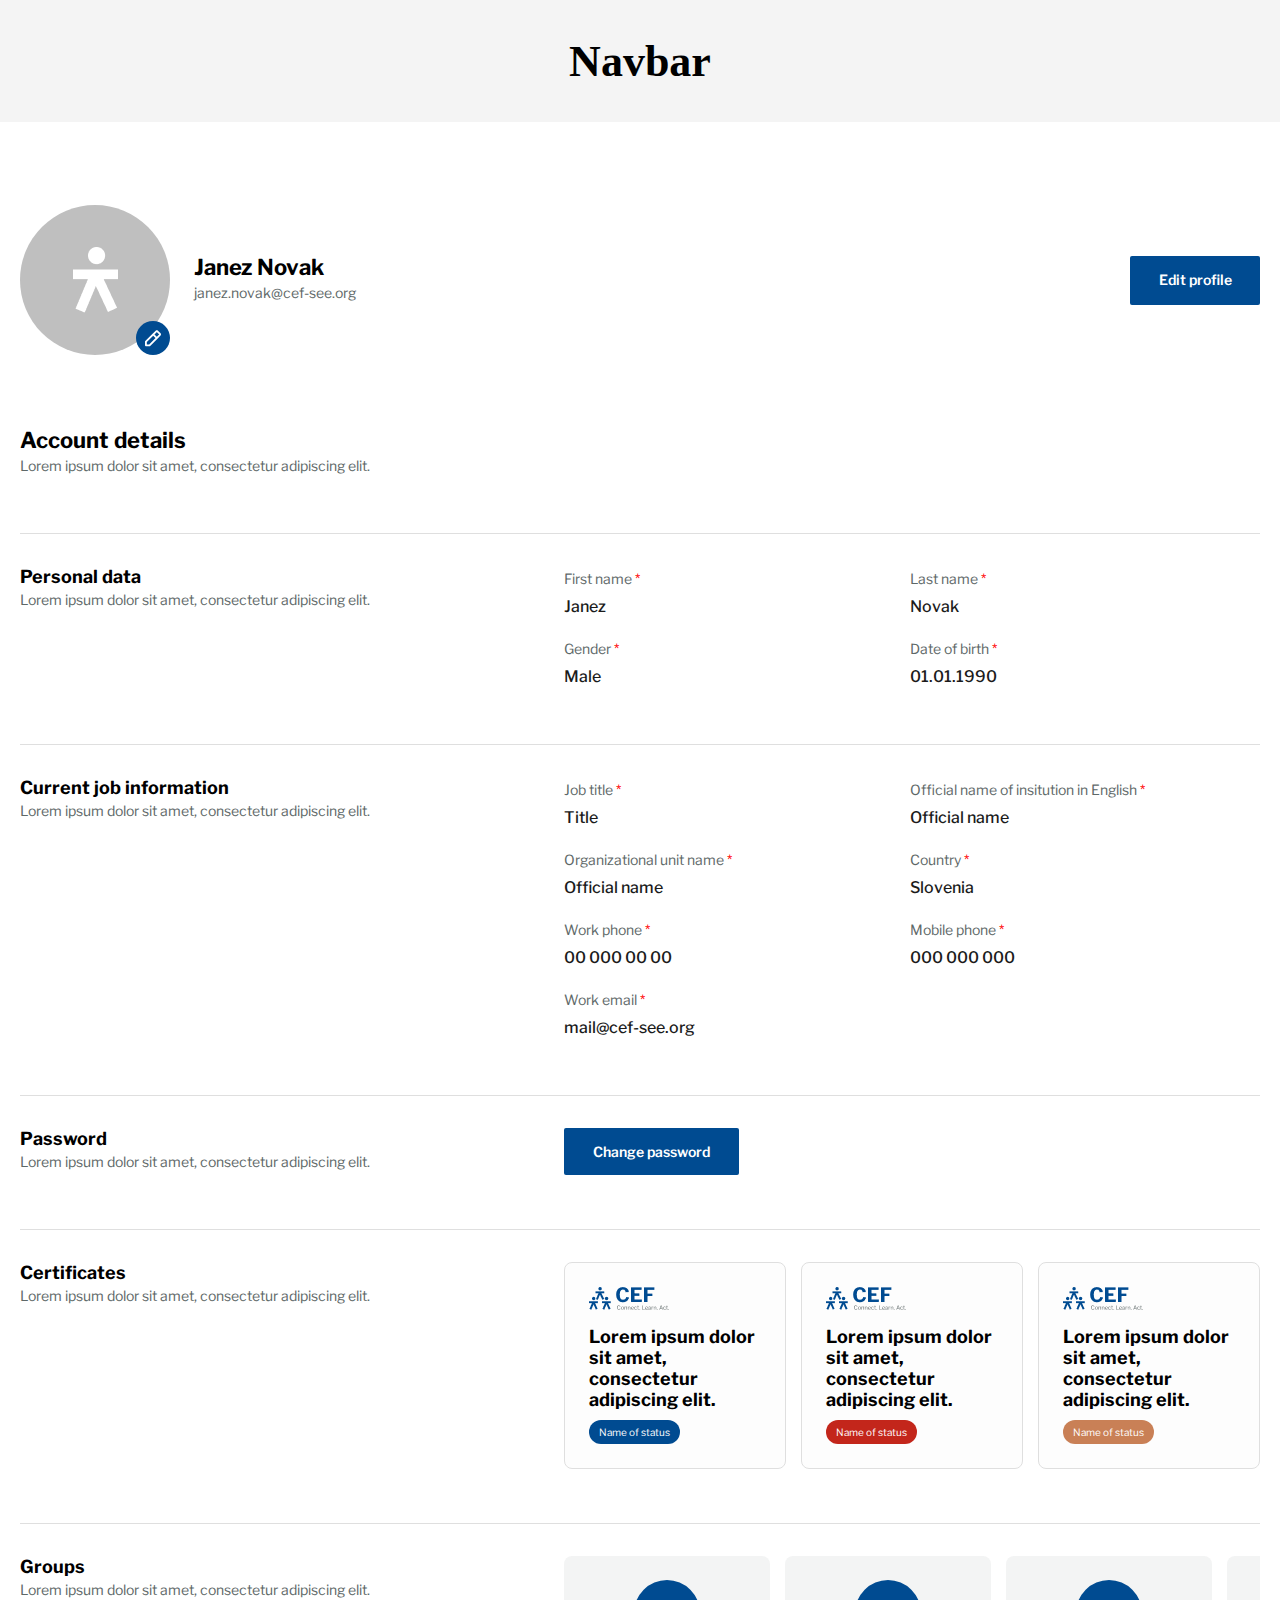
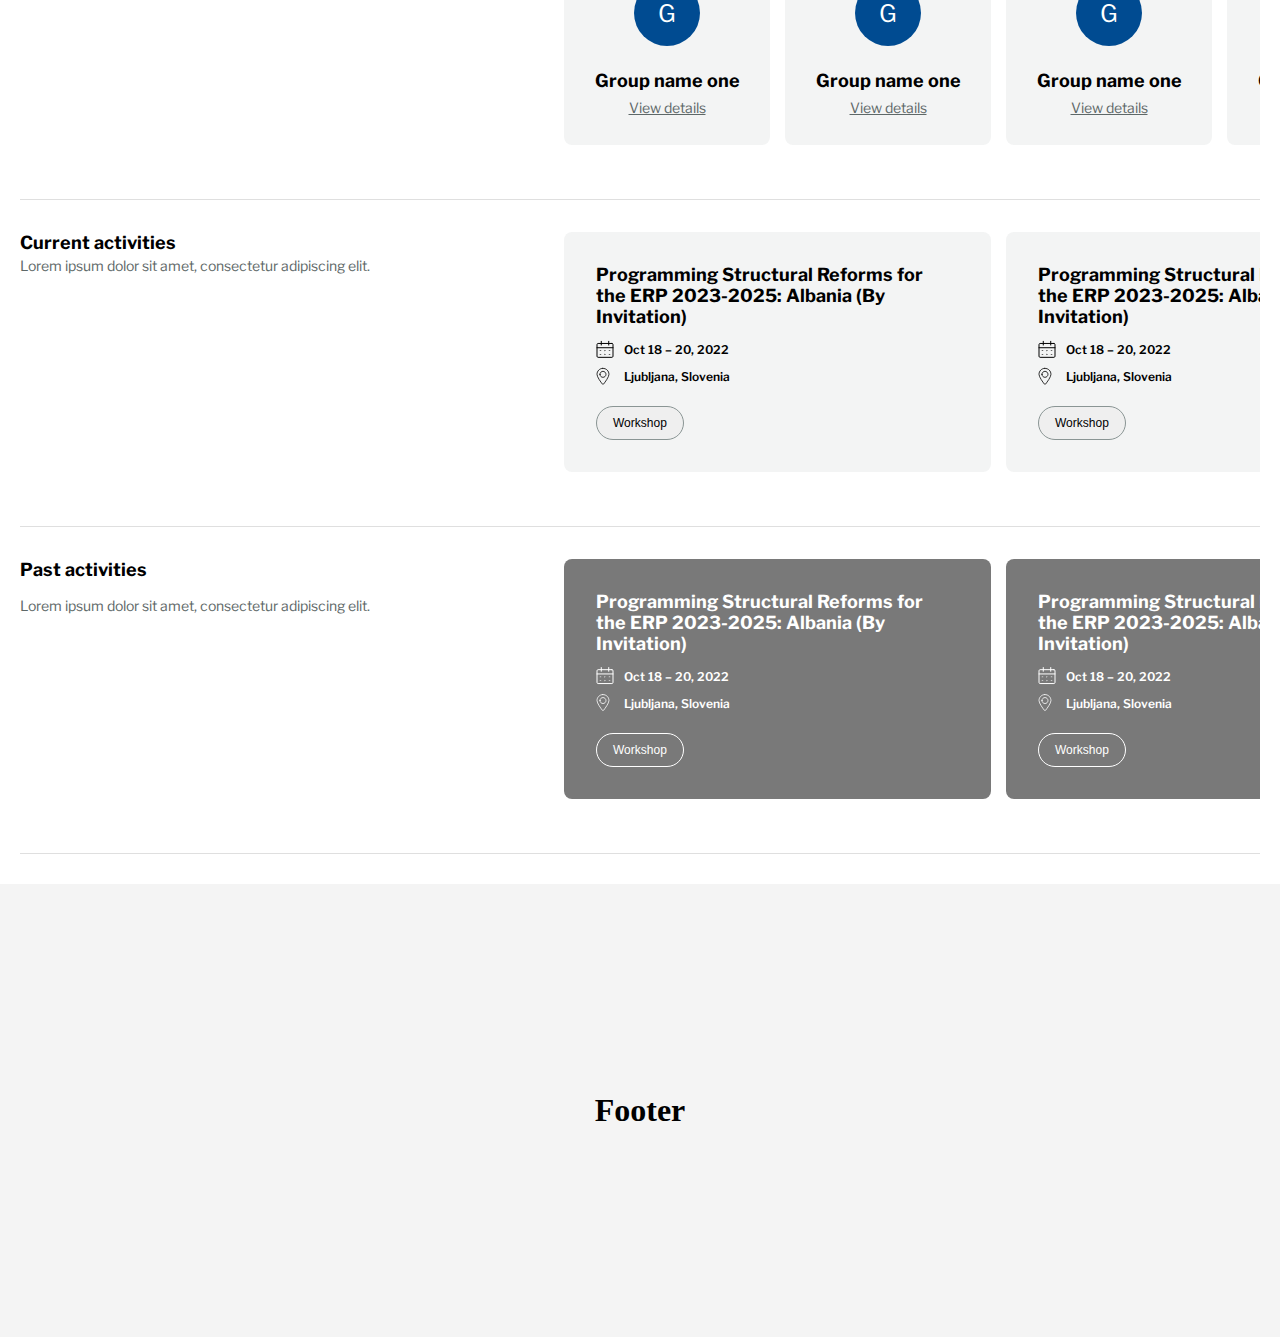
<file: CEF_version_3/pages/profile/index.html>
<!DOCTYPE html>
<html lang="en">
  <head>
    <meta charset="UTF-8" />
    <meta name="viewport" content="width=device-width, initial-scale=1.0" />
    <link rel="stylesheet" href="../../assets/style.css" />
    <link rel="stylesheet" href="./profile.css" />
    <link rel="preconnect" href="https://fonts.googleapis.com" />
    <link rel="preconnect" href="https://fonts.gstatic.com" crossorigin />
    <link
      href="https://fonts.googleapis.com/css2?family=Libre+Franklin:wght@300;400;500;700&family=Montserrat:wght@400;700&family=Rajdhani:wght@500&family=Roboto:wght@300;400;500;700&display=swap"
      rel="stylesheet"
    />
    <title>Document</title>
  </head>
  <body>
    <section id="navbar">
      <h1 class="header-lg">Navbar</h1>
    </section>

    <main id="profile_layout">
      <div class="container">
        <div id="profile-page">
          <!-- profile header section -->
          <section id="profile_header_section">
            <div class="profile-header-wrapper">
              <div class="avatar-wrapper">
                <div class="avatar">
                  <img
                    src="../../assets/images/avatar-mock.png"
                    alt="avatar image"
                  />

                  <div id="avatar-edit">
                    <img src="../../assets/icons/edit-icon.svg" alt="edit" />
                  </div>
                </div>
                <div>
                  <h1 class="text-lg black font-bold">Janez Novak</h1>
                  <p class="text-sm gray">janez.novak@cef-see.org</p>
                </div>
              </div>

              <button
                class="button-primary text-sm font-semibold"
                id="edit-profile-btn"
              >
                Edit profile
              </button>
            </div>
          </section>

          <!-- profile details  section -->
          <section id="profile_details_section">
            <div id="account_details" class="profile-section">
              <h1 class="text-lg font-bold">Account details</h1>
              <p class="text-sm gray">
                Lorem ipsum dolor sit amet, consectetur adipiscing elit.
              </p>
            </div>

            <!-- personal data -->
            <div id="personal_data" class="profile-section">
              <div>
                <h1 class="text-base font-bold">Personal data</h1>
                <p class="text-sm gray">
                  Lorem ipsum dolor sit amet, consectetur adipiscing elit.
                </p>
              </div>

              <div class="profile-inputs">
                <div class="profile-input-group">
                  <div>
                    <label for="first_name" class="text-sm gray required"
                      >First name</label
                    >
                    <h3>Janez</h3>
                    <input
                      type="text"
                      id="first_name"
                      name="first_name"
                      class="hidden"
                    />
                  </div>
                  <div>
                    <label for="last_name" class="text-sm gray required"
                      >Last name</label
                    >
                    <h3>Novak</h3>
                    <input
                      type="text"
                      id="last_name"
                      name="last_name"
                      class="hidden"
                    />
                  </div>
                </div>

                <div class="profile-input-group">
                  <div>
                    <label for="gender" class="text-sm gray required"
                      >Gender</label
                    >
                    <h3>Male</h3>
                    <div class="select-parent hidden">
                      <div class="select-wrapper">
                        <select id="gender" name="gender">
                          <option value="date">Gender</option>
                          <option value="option1">Option 1</option>
                          <option value="option2">Option 2</option>
                        </select>
                      </div>
                    </div>
                  </div>

                  <div>
                    <label for="birth_date" class="text-sm gray required"
                      >Date of birth</label
                    >
                    <h3>01.01.1990</h3>
                    <input
                      type="text"
                      id="birth_date"
                      name="birth_date"
                      class="hidden"
                    />
                  </div>
                </div>
              </div>
            </div>

            <!-- current job information -->
            <div id="job_information" class="profile-section">
              <div>
                <h1 class="text-base font-bold">Current job information</h1>
                <p class="text-sm gray">
                  Lorem ipsum dolor sit amet, consectetur adipiscing elit.
                </p>
              </div>

              <div class="profile-inputs">
                <div class="profile-input-group">
                  <div>
                    <label for="job_title" class="text-sm gray required"
                      >Job title</label
                    >
                    <h3>Title</h3>
                    <input
                      type="text"
                      id="job_title"
                      name="job_title"
                      class="hidden"
                    />
                  </div>
                  <div>
                    <label for="insitution_name" class="text-sm gray required"
                      >Official name of insitution in English</label
                    >
                    <h3>Official name</h3>
                    <input
                      type="text"
                      id="insitution_name"
                      name="insitution_name"
                      class="hidden"
                    />
                  </div>
                </div>

                <div class="profile-input-group">
                  <div>
                    <label for="organization_name" class="text-sm gray required"
                      >Organizational unit name</label
                    >
                    <h3>Official name</h3>
                    <input
                      type="text"
                      id="organization_name"
                      name="organization_name"
                      class="hidden"
                    />
                  </div>

                  <div>
                    <label for="country" class="text-sm gray required"
                      >Country</label
                    >
                    <h3>Slovenia</h3>
                    <div class="select-parent hidden">
                      <div class="select-wrapper">
                        <select id="country" name="country">
                          <option value="date">Country</option>
                          <option value="option1">Option 1</option>
                          <option value="option2">Option 2</option>
                        </select>
                      </div>
                    </div>
                  </div>
                </div>

                <div class="profile-input-group">
                  <div>
                    <label for="work_phone" class="text-sm gray required"
                      >Work phone</label
                    >
                    <h3>00 000 00 00</h3>
                    <input
                      type="tel"
                      id="work_phone"
                      name="work_phone"
                      class="hidden"
                    />
                  </div>
                  <div>
                    <label for="mobile_phone" class="text-sm gray required"
                      >Mobile phone</label
                    >
                    <h3>000 000 000</h3>
                    <input
                      type="tel"
                      id="mobile_phone"
                      name="mobile_phone"
                      class="hidden"
                    />
                  </div>
                </div>

                <div class="profile-input-group">
                  <div>
                    <label for="work_email" class="text-sm gray required"
                      >Work email</label
                    >
                    <h3>mail@cef-see.org</h3>
                    <input
                      type="email"
                      id="work_email"
                      name="work_email"
                      class="hidden"
                    />
                  </div>
                </div>
              </div>
            </div>

            <!-- password information -->
            <div id="password_information" class="profile-section">
              <div>
                <h1 class="text-base font-bold">Password</h1>
                <p class="text-sm gray">
                  Lorem ipsum dolor sit amet, consectetur adipiscing elit.
                </p>
              </div>

              <button id="change-password-btn">Change password</button>

              <div class="profile-inputs">
                <div class="profile-input-group hidden">
                  <div>
                    <label for="current_passwrd" class="text-sm gray required"
                      >Current password</label
                    >
                    <input
                      type="password"
                      id="current_passwrd"
                      name="current_passwrd"
                    />
                  </div>
                </div>
                <div class="profile-input-group hidden">
                  <div>
                    <label for="new_password" class="text-sm gray required"
                      >New passowrd</label
                    >
                    <input
                      type="password"
                      id="new_password"
                      name="new_password"
                    />
                  </div>
                </div>
                <div class="profile-input-group hidden">
                  <div>
                    <label for="confirm_password" class="text-sm gray required"
                      >Confirm password</label
                    >
                    <input
                      type="password"
                      id="confirm_password"
                      name="confirm_password"
                    />
                  </div>
                </div>
              </div>
            </div>

            <!-- certificates -->
            <div id="certificates" class="profile-section">
              <div class="activities-text">
                <h1 class="text-base font-bold">Certificates</h1>
                <p class="text-sm gray">
                  Lorem ipsum dolor sit amet, consectetur adipiscing elit.
                </p>
              </div>

              <div class="overflow-layout">
                <div class="overflow-card-container">
                  <div class="certificate-card">
                    <img
                      src="../../assets/images/cef_logo.png"
                      alt="cef logo"
                    />
                    <h1 class="text-base font-bold">
                      Lorem ipsum dolor sit amet, consectetur adipiscing elit.
                    </h1>
                    <button class="certificate-card-button-blue">
                      Name of status
                    </button>
                  </div>

                  <div class="certificate-card">
                    <img
                      src="../../assets/images/cef_logo.png"
                      alt="cef logo"
                    />
                    <h1 class="text-base font-bold">
                      Lorem ipsum dolor sit amet, consectetur adipiscing elit.
                    </h1>
                    <button class="certificate-card-button-red">
                      Name of status
                    </button>
                  </div>

                  <div class="certificate-card">
                    <img
                      src="../../assets/images/cef_logo.png"
                      alt="cef logo"
                    />
                    <h1 class="text-base font-bold">
                      Lorem ipsum dolor sit amet, consectetur adipiscing elit.
                    </h1>
                    <button class="certificate-card-button-orange">
                      Name of status
                    </button>
                  </div>
                </div>
              </div>
            </div>

            <!-- current activites -->
            <div id="groups" class="profile-section">
              <div class="activities-text">
                <h1 class="text-base font-bold">Groups</h1>
                <p class="text-sm gray">
                  Lorem ipsum dolor sit amet, consectetur adipiscing elit.
                </p>
              </div>

              <div class="overflow-layout">
                <div class="overflow-card-container">
                  <div class="group-card">
                    <div class="group-avatar">G</div>
                    <h1 class="text-base font-bold">Group name one</h1>
                    <a href="" class="gray text-sm">View details</a>
                  </div>

                  <div class="group-card">
                    <div class="group-avatar">G</div>
                    <h1 class="text-base font-bold">Group name one</h1>
                    <a href="" class="gray text-sm">View details</a>
                  </div>

                  <div class="group-card">
                    <div class="group-avatar">G</div>
                    <h1 class="text-base font-bold">Group name one</h1>
                    <a href="" class="gray text-sm">View details</a>
                  </div>
                  <div class="group-card">
                    <div class="group-avatar">G</div>
                    <h1 class="text-base font-bold">Group name one</h1>
                    <a href="" class="gray text-sm">View details</a>
                  </div>
                  <div class="group-card">
                    <div class="group-avatar">G</div>
                    <h1 class="text-base font-bold">Group name one</h1>
                    <a href="" class="gray text-sm">View details</a>
                  </div>
                </div>
              </div>
            </div>

            <!-- current activites -->
            <div id="current-activities" class="profile-section">
              <div class="activities-text">
                <h1 class="text-base font-bold">Current activities</h1>
                <p class="text-sm gray">
                  Lorem ipsum dolor sit amet, consectetur adipiscing elit.
                </p>
              </div>

              <div class="overflow-layout">
                <div class="overflow-card-container">
                  <div class="acitvity-card">
                    <h1 class="text-base font-bold">
                      Programming Structural Reforms for the ERP 2023-2025:
                      Albania (By Invitation)
                    </h1>
                    <div class="card-item">
                      <img
                        src="../../assets/icons/calendar-icon.svg"
                        alt="koledar"
                      />
                      <span>Oct 18 – 20, 2022</span>
                    </div>
                    <div class="card-item">
                      <img src="../../assets/icons/map-icon.svg" alt="map" />
                      <span style="margin-left: 4px">Ljubljana, Slovenia</span>
                    </div>
                    <button class="acitvity-button">Workshop</button>
                  </div>

                  <div class="acitvity-card">
                    <h1 class="text-base font-bold">
                      Programming Structural Reforms for the ERP 2023-2025:
                      Albania (By Invitation)
                    </h1>
                    <div class="card-item">
                      <img
                        src="../../assets/icons/calendar-icon.svg"
                        alt="koledar"
                      />
                      <span>Oct 18 – 20, 2022</span>
                    </div>
                    <div class="card-item">
                      <img src="../../assets/icons/map-icon.svg" alt="map" />
                      <span style="margin-left: 4px">Ljubljana, Slovenia</span>
                    </div>
                    <button class="acitvity-button">Workshop</button>
                  </div>
                </div>
              </div>
            </div>

            <!-- Past activites -->
            <div id="past-activities" class="profile-section">
              <div class="activities-text">
                <h1 class="text-base font-bold">Past activities</h1>
                <p class="text-sm gray">
                  Lorem ipsum dolor sit amet, consectetur adipiscing elit.
                </p>
              </div>

              <div class="overflow-layout">
                <div class="overflow-card-container">
                  <div class="past-acitvity-card">
                    <h1 class="text-base font-bold">
                      Programming Structural Reforms for the ERP 2023-2025:
                      Albania (By Invitation)
                    </h1>
                    <div class="card-item">
                      <img
                        src="../../assets/icons/calendar-white-icon.svg"
                        alt="koledar"
                      />
                      <span>Oct 18 – 20, 2022</span>
                    </div>
                    <div class="card-item">
                      <img
                        src="../../assets/icons/map-white-icon.svg"
                        alt="map"
                      />
                      <span style="margin-left: 4px">Ljubljana, Slovenia</span>
                    </div>
                    <button class="acitvity-button-white">Workshop</button>
                  </div>

                  <div class="past-acitvity-card">
                    <h1 class="text-base font-bold">
                      Programming Structural Reforms for the ERP 2023-2025:
                      Albania (By Invitation)
                    </h1>
                    <div class="card-item">
                      <img
                        src="../../assets/icons/calendar-white-icon.svg"
                        alt="koledar"
                      />
                      <span>Oct 18 – 20, 2022</span>
                    </div>
                    <div class="card-item">
                      <img
                        src="../../assets/icons/map-white-icon.svg"
                        alt="map"
                      />
                      <span style="margin-left: 4px">Ljubljana, Slovenia</span>
                    </div>
                    <button class="acitvity-button-white">Workshop</button>
                  </div>
                </div>
              </div>
            </div>
          </section>
        </div>
      </div>

      <div id="sticky-banner">
        <div class="banner-wrapper">
          <button class="banner-button cancel">Cancel</button>
          <button class="banner-button update">Update</button>
        </div>
      </div>
    </main>

    <section id="footer">
      <h1 class="header-lg">Footer</h1>
    </section>

    <script src="./profile.js"></script>
    <script src="./drag.js"></script>
  </body>
</html>
</file>
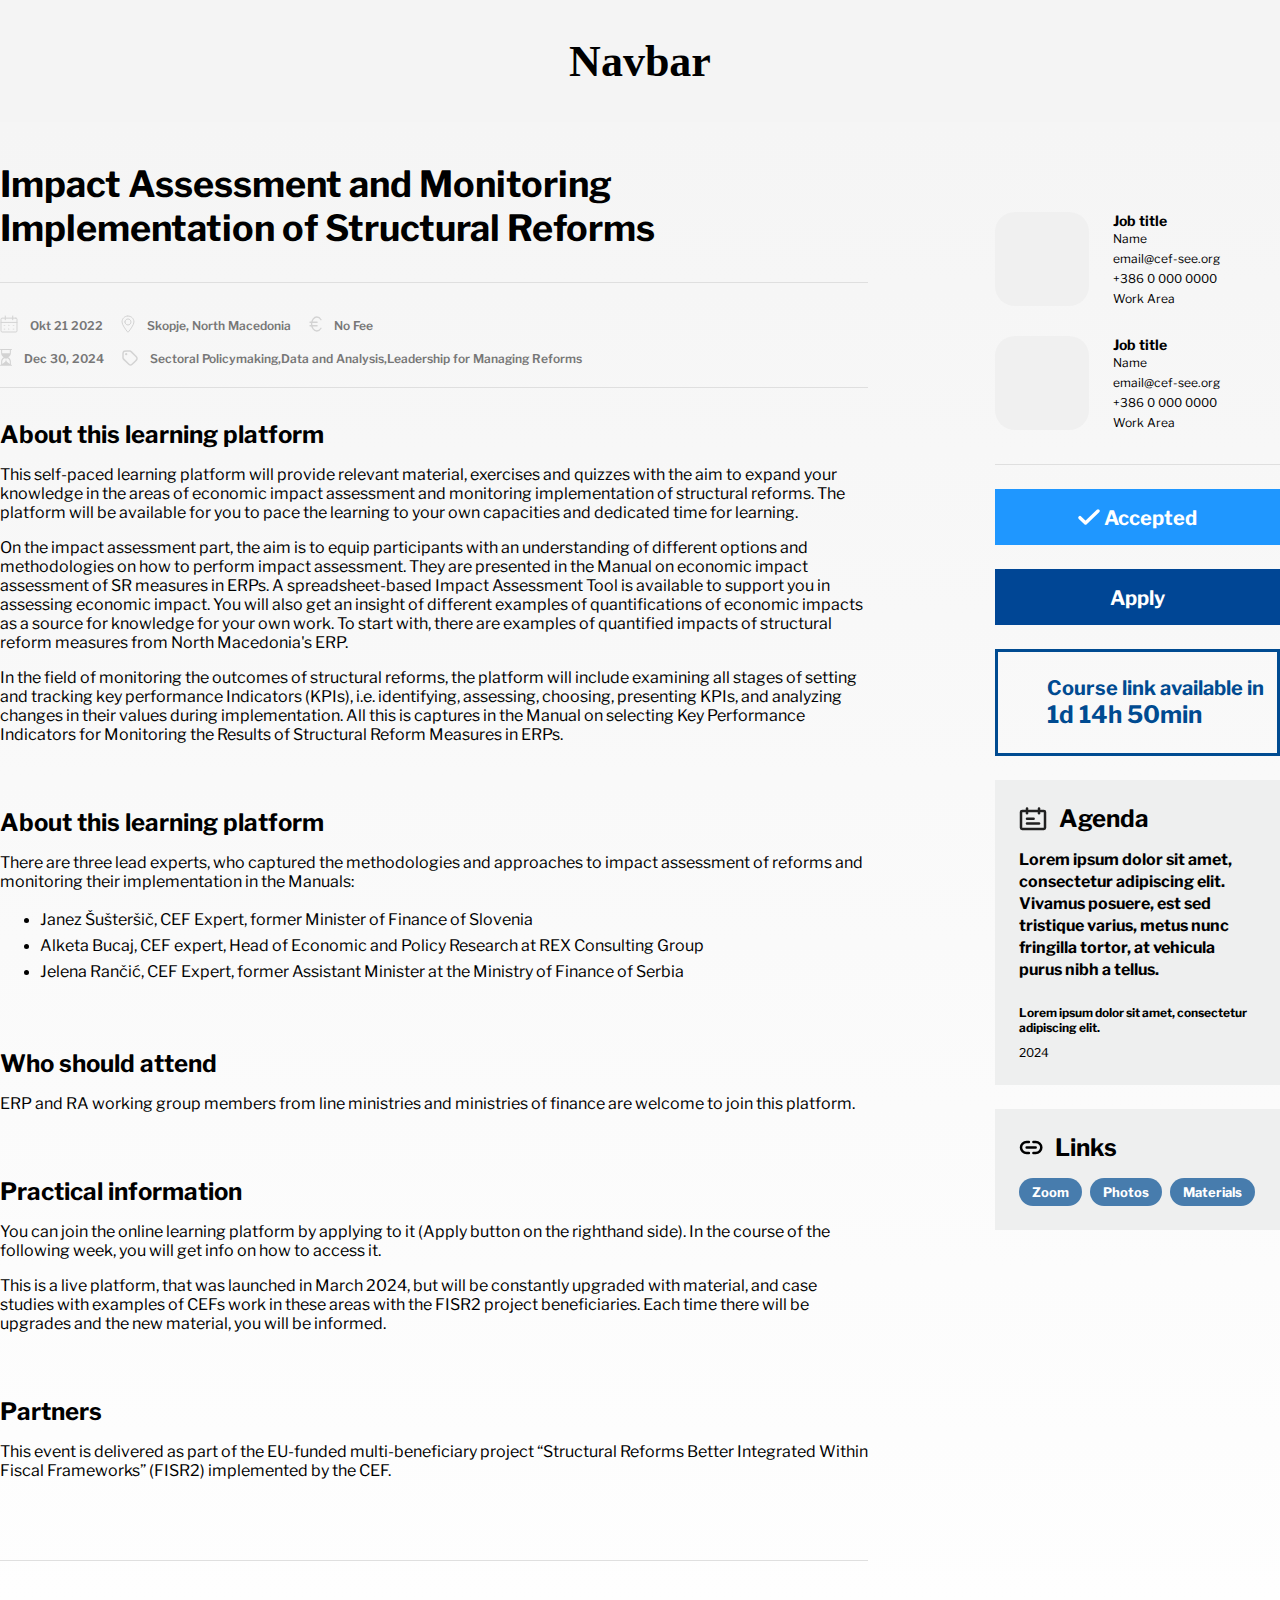
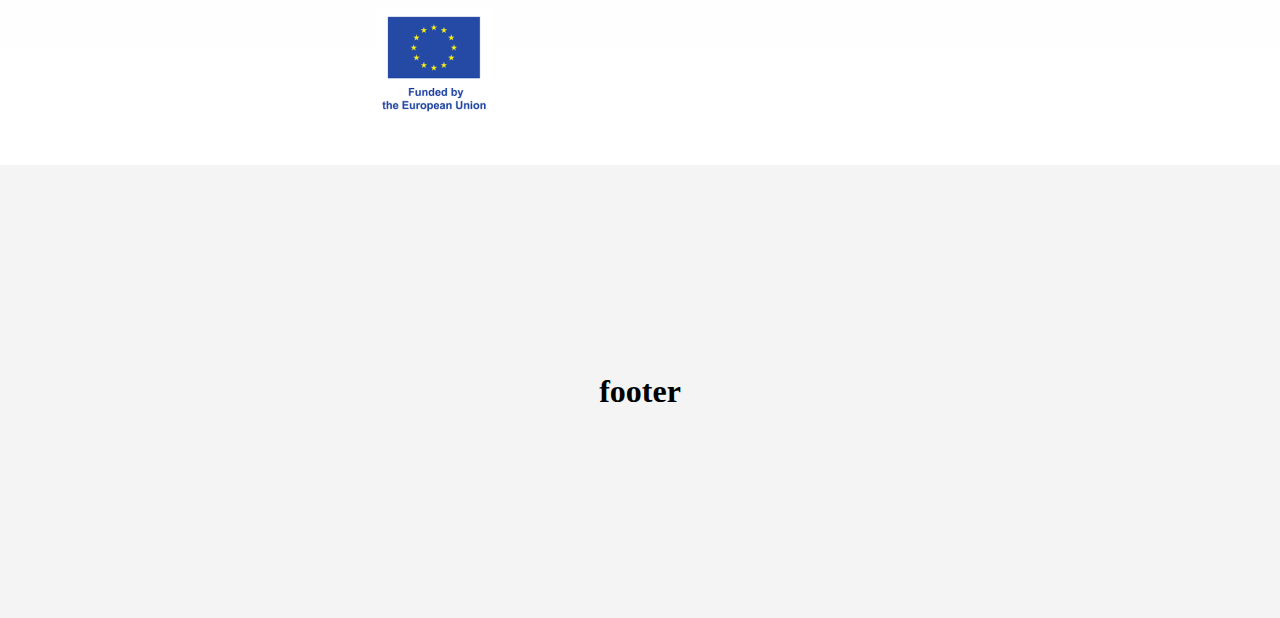
<file: CEF_version_3/pages/thematic_areas/index.html>
<!DOCTYPE html>
<html lang="en">
  <head>
    <meta charset="UTF-8" />
    <meta name="viewport" content="width=device-width, initial-scale=1.0" />
    <link rel="stylesheet" href="./areas.css" />
    <link rel="stylesheet" href="../../assets/style.css" />

    <link rel="preconnect" href="https://fonts.googleapis.com" />
    <link rel="preconnect" href="https://fonts.gstatic.com" crossorigin />
    <link
      href="https://fonts.googleapis.com/css2?family=Libre+Franklin:wght@300;400;500;700&family=Montserrat:wght@400;700&family=Rajdhani:wght@500&family=Roboto:wght@300;400;500;700&display=swap"
      rel="stylesheet"
    />
    <title>Document</title>
  </head>
  <body>
    <section id="navbar">
      <h1 class="header-lg">Navbar</h1>
    </section>

    <main class="thematic_area_body">
      <div class="container">
        <section id="post">
          <div class="post-content">
            <div id="post_header">
              <h1 class="text-xl bold">
                Impact Assessment and Monitoring Implementation of Structural
                Reforms
              </h1>
            </div>

            <div id="post-meta">
              <div class="meta-items">
                <div class="meta-item">
                  <img
                    src="../../assets/icons/calendar-gray-icon.svg"
                    alt="calendar"
                  />
                  <span class="font-semibold">Okt 21 2022</span>
                </div>

                <div class="meta-item">
                  <img src="../../assets/icons/map-gray-icon.svg" alt="map" />
                  <span class="font-semibold">Skopje, North Macedonia</span>
                </div>

                <div id="no-fee" class="meta-item">
                  <img
                    src="../../assets/icons/euro-gray-icon.svg"
                    alt="euro symbol"
                  />
                  <span class="font-semibold">No Fee</span>
                </div>
              </div>

              <div class="meta-items">
                <div class="meta-item">
                  <img src="../../assets/icons/time-gray-icon.svg" alt="time" />
                  <span class="font-semibold">Dec 30, 2024</span>
                </div>

                <div class="meta-item">
                  <img src="../../assets/icons/tag-gray-icon.svg" alt="map" />
                  <span class="font-semibold"
                    >Sectoral Policymaking,Data and Analysis,Leadership for
                    Managing Reforms</span
                  >
                </div>
              </div>
            </div>

            <div id="post-content">
              <div class="post-content-wrapper">
                <h1 class="header-lg-2">About this learning platform</h1>
                <p class="text-md">
                  This self-paced learning platform will provide relevant
                  material, exercises and quizzes with the aim to expand your
                  knowledge in the areas of economic impact assessment and
                  monitoring implementation of structural reforms. The platform
                  will be available for you to pace the learning to your own
                  capacities and dedicated time for learning.
                </p>

                <p class="text-md">
                  On the impact assessment part, the aim is to equip
                  participants with an understanding of different options and
                  methodologies on how to perform impact assessment. They are
                  presented in the Manual on economic impact assessment of SR
                  measures in ERPs. A spreadsheet-based Impact Assessment Tool
                  is available to support you in assessing economic impact. You
                  will also get an insight of different examples of
                  quantifications of economic impacts as a source for knowledge
                  for your own work. To start with, there are examples of
                  quantified impacts of structural reform measures from North
                  Macedonia's ERP. 
                </p>

                <p class="text-md">
                  In the field of monitoring the outcomes of structural reforms,
                  the platform will include examining all stages of setting and
                  tracking key performance Indicators (KPIs), i.e. identifying,
                  assessing, choosing, presenting KPIs, and analyzing changes in
                  their values during implementation. All this is captures in
                  the Manual on selecting Key Performance Indicators for
                  Monitoring the Results of Structural Reform Measures in ERPs.
                </p>

                <h1 class="header-lg-2">About this learning platform</h1>
                <p class="text-md">
                  There are three lead experts, who captured the methodologies
                  and approaches to impact assessment of reforms and monitoring
                  their implementation in the Manuals:
                </p>

                <ul>
                  <li>
                    <span>
                      Janez Šušteršič, CEF Expert, former Minister of Finance of
                      Slovenia</span
                    >
                  </li>
                  <li>
                    <span>
                      Alketa Bucaj, CEF expert, Head of Economic and Policy
                      Research at REX Consulting Group</span
                    >
                  </li>
                  <li>
                    <span>
                      Jelena Rančić, CEF Expert, former Assistant Minister at
                      the Ministry of Finance of Serbia</span
                    >
                  </li>
                </ul>

                <h1 class="header-lg-2">Who should attend</h1>
                <p class="text-md">
                  ERP and RA working group members from line ministries and
                  ministries of finance are welcome to join this platform.
                </p>

                <h1 class="header-lg-2">Practical information</h1>
                <p class="text-md">
                  You can join the online learning platform by applying to it
                  (Apply button on the righthand side). In the course of the
                  following week, you will get info on how to access it. 
                </p>
                <p>
                  This is a live platform, that was launched in March 2024, but
                  will be constantly upgraded with material, and case studies
                  with examples of CEFs work in these areas with the FISR2
                  project beneficiaries. Each time there will be upgrades and
                  the new material, you will be informed.
                </p>

                <h1 class="header-lg-2">Partners</h1>
                <p class="text-md">
                  This event is delivered as part of the EU-funded
                  multi-beneficiary project “Structural Reforms Better
                  Integrated Within Fiscal Frameworks” (FISR2) implemented by
                  the CEF.
                </p>
              </div>
              <div class="eu-flag">
                <img src="../../assets/images/eu-flag.png" alt="eu-flag" />
              </div>
            </div>
          </div>
          <div class="post-side">
            <div class="jobs">
              <div class="job-item">
                <div class="job-avatar"></div>
                <div class="job-meta">
                  <h1>Job title</h1>
                  <p>Name</p>
                  <p>email@cef-see.org</p>
                  <p>+386 0 000 0000</p>
                  <p>Work Area</p>
                </div>
              </div>

              <div class="job-item">
                <div class="job-avatar"></div>
                <div class="job-meta">
                  <h1>Job title</h1>
                  <p>Name</p>
                  <p>email@cef-see.org</p>
                  <p>+386 0 000 0000</p>
                  <p>Work Area</p>
                </div>
              </div>
            </div>

            <button id="accepted-btn">
              <img src="../../assets/icons/chec-icon.svg" alt="check icon" />
              Accepted
            </button>

            <button id="apply-btn">Apply</button>

            <div class="course-link">
              <h2>Course link available in</h2>
              <h1>1d 14h 50min</h1>
            </div>

            <div class="agenda">
              <div class="agenda-header header-lg-2">
                <img
                  src="../../assets/icons/agenda-icon.svg"
                  alt="agenda icon"
                />
                Agenda
              </div>
              <h1>
                Lorem ipsum dolor sit amet, consectetur adipiscing elit. Vivamus
                posuere, est sed tristique varius, metus nunc fringilla tortor,
                at vehicula purus nibh a tellus.
              </h1>
              <p>Lorem ipsum dolor sit amet, consectetur adipiscing elit.</p>
              <span>2024</span>
            </div>

            <div class="links">
              <div class="link-header header-lg-2">
                <img src="../../assets/icons/link-icon.svg" alt="link-icon" />
                Links
              </div>
              <div class="link-wrapper">
                <a href="#" class="link-item">Zoom</a>
                <a href="#" class="link-item">Photos</a>
                <a href="#" class="link-item">Materials</a>
              </div>
            </div>
          </div>
        </section>
      </div>
    </main>

    <section id="footer">
      <h1 class="header-lg">footer</h1>
    </section>
  </body>
</html>
</file>
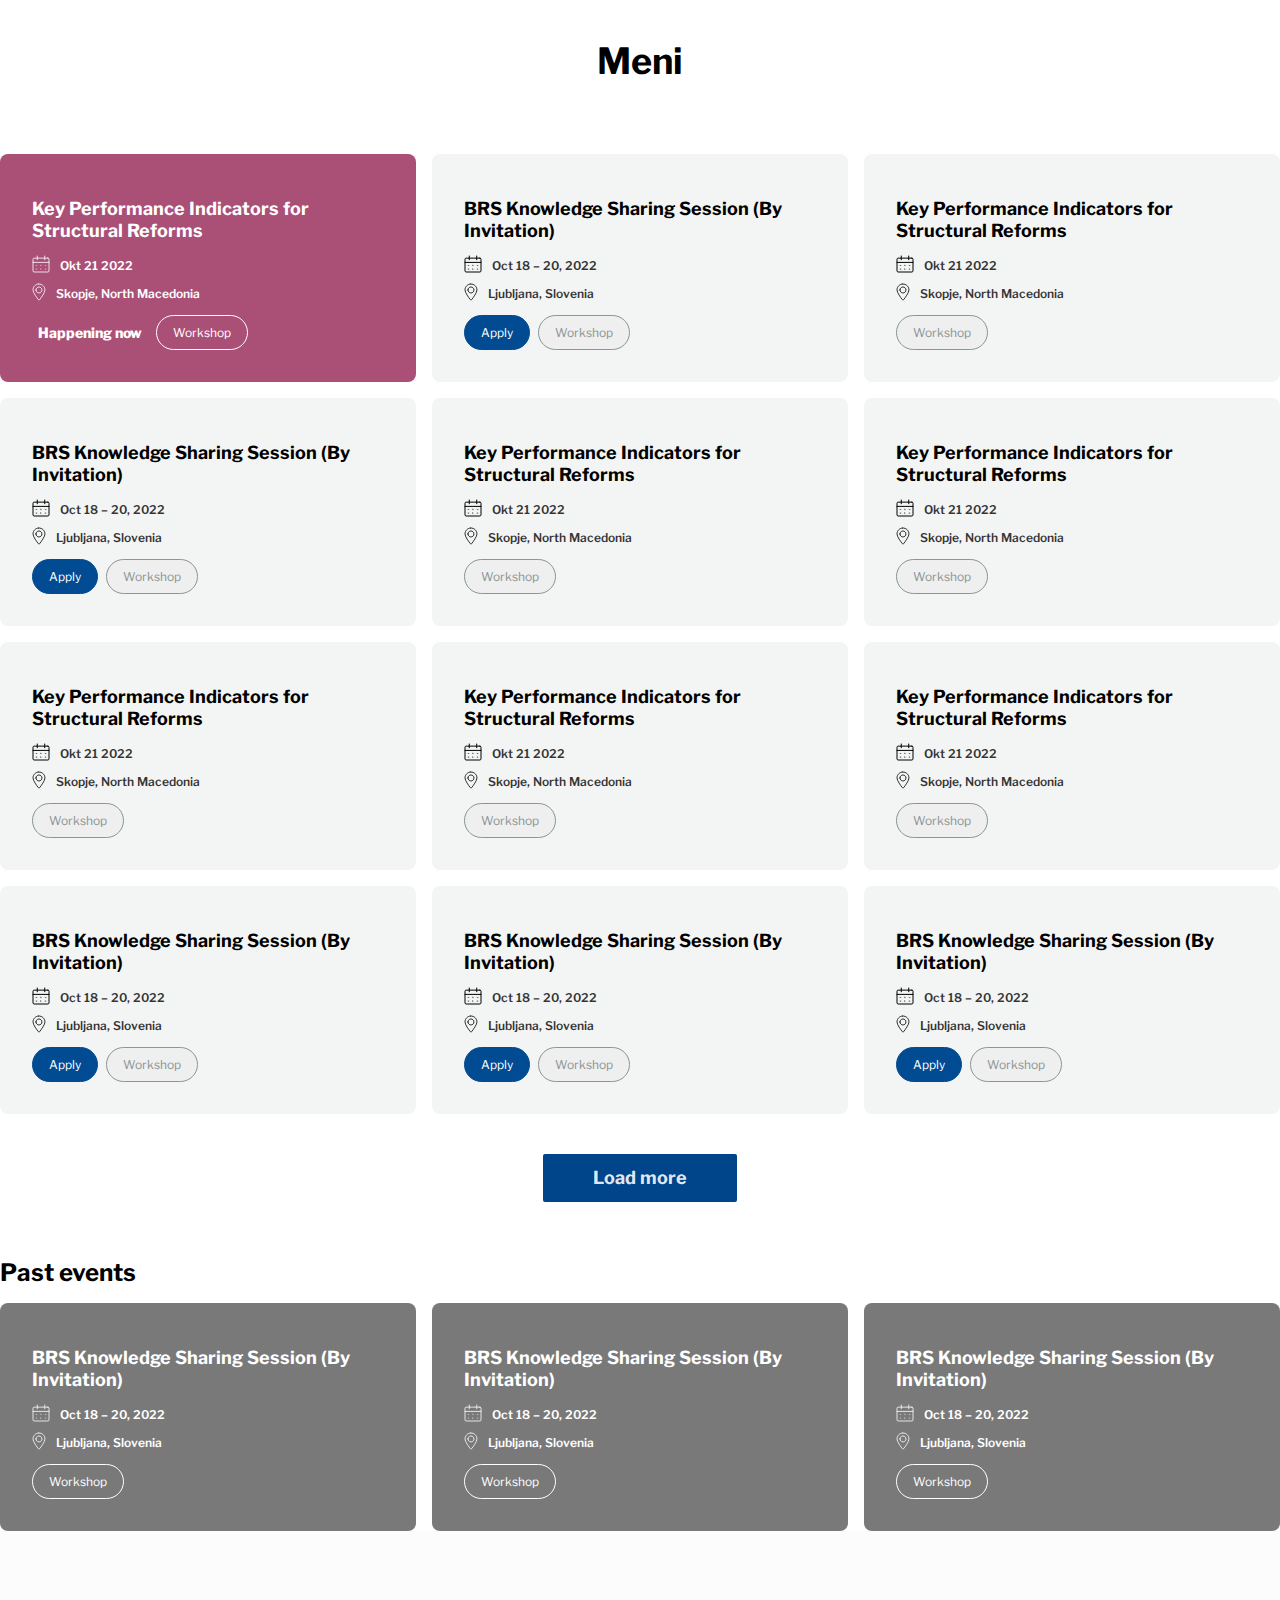
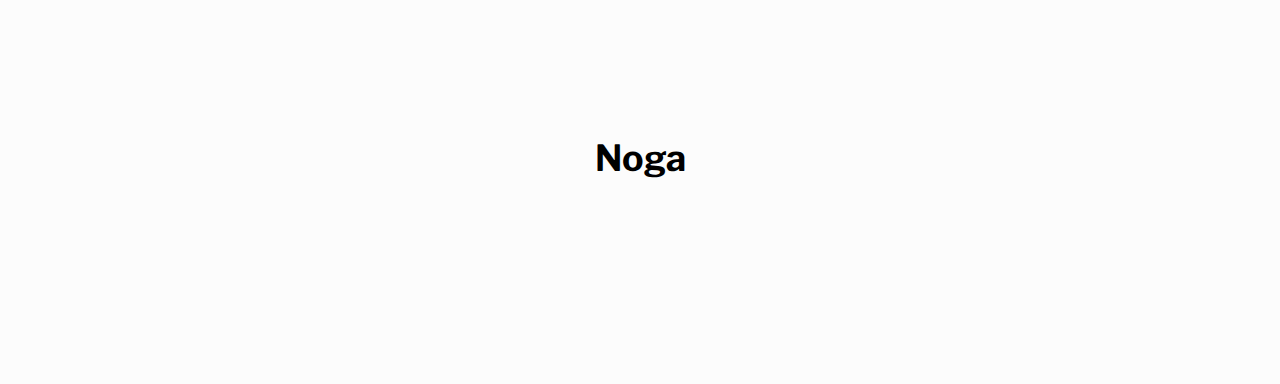
<file: events/events.html>
<!DOCTYPE html>
<html lang="en">
  <head>
    <meta charset="UTF-8" />
    <meta http-equiv="X-UA-Compatible" content="IE=edge" />
    <meta name="viewport" content="width=device-width, initial-scale=1.0" />
    <link rel="stylesheet" href="./events.css" />
    <link rel="stylesheet" href="../shared/style.css" />

    <link rel="preconnect" href="https://fonts.googleapis.com" />
    <link rel="preconnect" href="https://fonts.gstatic.com" crossorigin />
    <link
      href="https://fonts.googleapis.com/css2?family=Libre+Franklin:wght@300;400;500;700&family=Montserrat:wght@400;700&family=Rajdhani:wght@500&family=Roboto:wght@300;400;500;700&display=swap"
      rel="stylesheet"
    />
    <title>Document</title>
  </head>
  <body>
    <section id="navbar">
      <h1 class="header-lg">Meni</h1>
    </section>

    <section id="events">
      <div class="container">
        <div class="grid-3-col">
          <div class="active-event event-card">
            <h1 class="header-md">
              Key Performance Indicators for Structural Reforms
            </h1>
            <span
              ><img src="./assets/calendar-white.svg" alt="koledar" />
              <h3 class="header-xs">Okt 21 2022</h3>
            </span>
            <span
              ><img src="./assets/pin-white.svg" alt="koledar" />
              <h3 class="header-xs">Skopje, North Macedonia</h3>
            </span>

            <div class="event-buttons">
              <button class="happening-now">Happening now</button>
              <button class="btn-gray"><a href="#">Workshop</a></button>
            </div>
          </div>

          <div class="event-card">
            <h1 class="header-md">
              BRS Knowledge Sharing Session (By Invitation)
            </h1>
            <span
              ><img src="./assets/calendar.svg" alt="koledar" />
              <h3 class="header-xs">Oct 18 – 20, 2022</h3>
            </span>
            <span
              ><img src="./assets/pin.svg" alt="koledar" />
              <h3 class="header-xs">Ljubljana, Slovenia</h3>
            </span>
            <div class="event-buttons">
              <button class="btn-apply"><a href="">Apply</a></button>
              <button class="btn-gray"><a href="">Workshop</a></button>
            </div>
          </div>

          <div class="event-card">
            <h1 class="header-md">
              Key Performance Indicators for Structural Reforms
            </h1>
            <span
              ><img src="./assets/calendar.svg" alt="koledar" />
              <h3 class="header-xs">Okt 21 2022</h3>
            </span>
            <span
              ><img src="./assets/pin.svg" alt="koledar" />
              <h3 class="header-xs">Skopje, North Macedonia</h3>
            </span>

            <div class="event-buttons">
              <button class="btn-gray"><a href="">Workshop</a></button>
            </div>
          </div>

          <div class="event-card">
            <h1 class="header-md">
              BRS Knowledge Sharing Session (By Invitation)
            </h1>
            <span
              ><img src="./assets/calendar.svg" alt="koledar" />
              <h3 class="header-xs">Oct 18 – 20, 2022</h3>
            </span>
            <span
              ><img src="./assets/pin.svg" alt="koledar" />
              <h3 class="header-xs">Ljubljana, Slovenia</h3>
            </span>
            <div class="event-buttons">
              <button class="btn-apply"><a href="">Apply</a></button>
              <button class="btn-gray"><a href="">Workshop</a></button>
            </div>
          </div>

          <div class="event-card">
            <h1 class="header-md">
              Key Performance Indicators for Structural Reforms
            </h1>
            <span
              ><img src="./assets/calendar.svg" alt="koledar" />
              <h3 class="header-xs">Okt 21 2022</h3>
            </span>
            <span
              ><img src="./assets/pin.svg" alt="koledar" />
              <h3 class="header-xs">Skopje, North Macedonia</h3>
            </span>

            <div class="event-buttons">
              <button class="btn-gray"><a href="">Workshop</a></button>
            </div>
          </div>

          <div class="event-card">
            <h1 class="header-md">
              Key Performance Indicators for Structural Reforms
            </h1>
            <span
              ><img src="./assets/calendar.svg" alt="koledar" />
              <h3 class="header-xs">Okt 21 2022</h3>
            </span>
            <span
              ><img src="./assets/pin.svg" alt="koledar" />
              <h3 class="header-xs">Skopje, North Macedonia</h3>
            </span>

            <div class="event-buttons">
              <button class="btn-gray"><a href="">Workshop</a></button>
            </div>
          </div>

          <div class="event-card">
            <h1 class="header-md">
              Key Performance Indicators for Structural Reforms
            </h1>
            <span
              ><img src="./assets/calendar.svg" alt="koledar" />
              <h3 class="header-xs">Okt 21 2022</h3>
            </span>
            <span
              ><img src="./assets/pin.svg" alt="koledar" />
              <h3 class="header-xs">Skopje, North Macedonia</h3>
            </span>

            <div class="event-buttons">
              <button class="btn-gray"><a href="">Workshop</a></button>
            </div>
          </div>

          <div class="event-card">
            <h1 class="header-md">
              Key Performance Indicators for Structural Reforms
            </h1>
            <span
              ><img src="./assets/calendar.svg" alt="koledar" />
              <h3 class="header-xs">Okt 21 2022</h3>
            </span>
            <span
              ><img src="./assets/pin.svg" alt="koledar" />
              <h3 class="header-xs">Skopje, North Macedonia</h3>
            </span>

            <div class="event-buttons">
              <button class="btn-gray"><a href="">Workshop</a></button>
            </div>
          </div>

          <div class="event-card">
            <h1 class="header-md">
              Key Performance Indicators for Structural Reforms
            </h1>
            <span
              ><img src="./assets/calendar.svg" alt="koledar" />
              <h3 class="header-xs">Okt 21 2022</h3>
            </span>
            <span
              ><img src="./assets/pin.svg" alt="koledar" />
              <h3 class="header-xs">Skopje, North Macedonia</h3>
            </span>

            <div class="event-buttons">
              <button class="btn-gray"><a href="">Workshop</a></button>
            </div>
          </div>

          <div class="event-card">
            <h1 class="header-md">
              BRS Knowledge Sharing Session (By Invitation)
            </h1>
            <span
              ><img src="./assets/calendar.svg" alt="koledar" />
              <h3 class="header-xs">Oct 18 – 20, 2022</h3>
            </span>
            <span
              ><img src="./assets/pin.svg" alt="koledar" />
              <h3 class="header-xs">Ljubljana, Slovenia</h3>
            </span>
            <div class="event-buttons">
              <button class="btn-apply"><a href="">Apply</a></button>
              <button class="btn-gray"><a href="">Workshop</a></button>
            </div>
          </div>

          <div class="event-card">
            <h1 class="header-md">
              BRS Knowledge Sharing Session (By Invitation)
            </h1>
            <span
              ><img src="./assets/calendar.svg" alt="koledar" />
              <h3 class="header-xs">Oct 18 – 20, 2022</h3>
            </span>
            <span
              ><img src="./assets/pin.svg" alt="koledar" />
              <h3 class="header-xs">Ljubljana, Slovenia</h3>
            </span>
            <div class="event-buttons">
              <button class="btn-apply"><a href="">Apply</a></button>
              <button class="btn-gray"><a href="">Workshop</a></button>
            </div>
          </div>

          <div class="event-card">
            <h1 class="header-md">
              BRS Knowledge Sharing Session (By Invitation)
            </h1>
            <span
              ><img src="./assets/calendar.svg" alt="koledar" />
              <h3 class="header-xs">Oct 18 – 20, 2022</h3>
            </span>
            <span
              ><img src="./assets/pin.svg" alt="koledar" />
              <h3 class="header-xs">Ljubljana, Slovenia</h3>
            </span>
            <div class="event-buttons">
              <button class="btn-apply"><a href="">Apply</a></button>
              <button class="btn-gray"><a href="">Workshop</a></button>
            </div>
          </div>
        </div>

        <button class="btn-primary load-more">Load more</button>
      </div>
    </section>

    <section id="past-events">
      <div class="container">
        <h1 class="header-lg-2">Past events</h1>
        <div class="grid-3-col">
          <div class="event-card">
            <h1 class="header-md">
              BRS Knowledge Sharing Session (By Invitation)
            </h1>
            <span
              ><img src="./assets/calendar-white.svg" alt="koledar" />
              <h3 class="header-xs">Oct 18 – 20, 2022</h3>
            </span>
            <span
              ><img src="./assets/pin-white.svg" alt="koledar" />
              <h3 class="header-xs">Ljubljana, Slovenia</h3>
            </span>
            <div class="event-buttons">
              <button class="btn-gray"><a href="">Workshop</a></button>
            </div>
          </div>

          <div class="event-card">
            <h1 class="header-md">
              BRS Knowledge Sharing Session (By Invitation)
            </h1>
            <span
              ><img src="./assets/calendar-white.svg" alt="koledar" />
              <h3 class="header-xs">Oct 18 – 20, 2022</h3>
            </span>
            <span
              ><img src="./assets/pin-white.svg" alt="koledar" />
              <h3 class="header-xs">Ljubljana, Slovenia</h3>
            </span>
            <div class="event-buttons">
              <button class="btn-gray"><a href="">Workshop</a></button>
            </div>
          </div>

          <div class="event-card">
            <h1 class="header-md">
              BRS Knowledge Sharing Session (By Invitation)
            </h1>
            <span
              ><img src="./assets/calendar-white.svg" alt="koledar" />
              <h3 class="header-xs">Oct 18 – 20, 2022</h3>
            </span>
            <span
              ><img src="./assets/pin-white.svg" alt="koledar" />
              <h3 class="header-xs">Ljubljana, Slovenia</h3>
            </span>
            <div class="event-buttons">
              <button class="btn-gray"><a href="">Workshop</a></button>
            </div>
          </div>
        </div>
      </div>
    </section>

    <section id="footer">
      <h1 class="header-lg">Noga</h1>
    </section>
  </body>
</html>
</file>
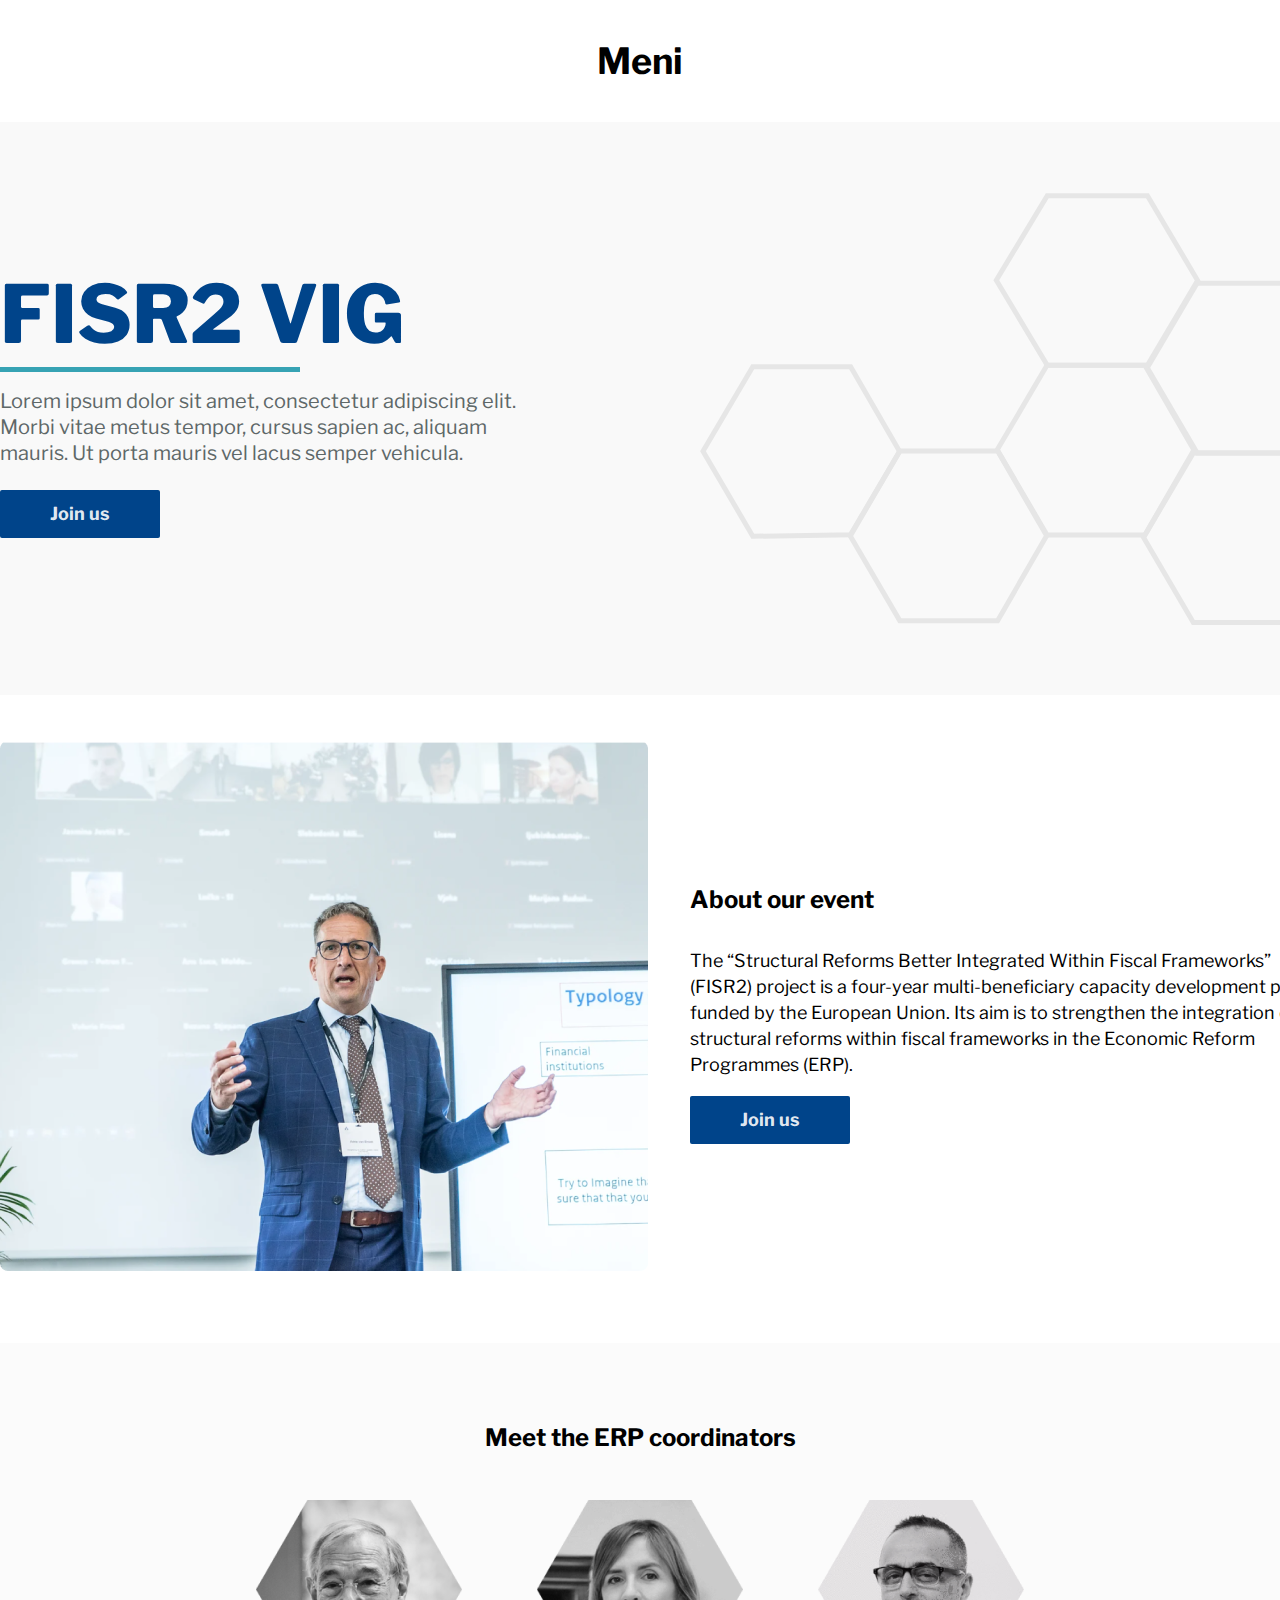
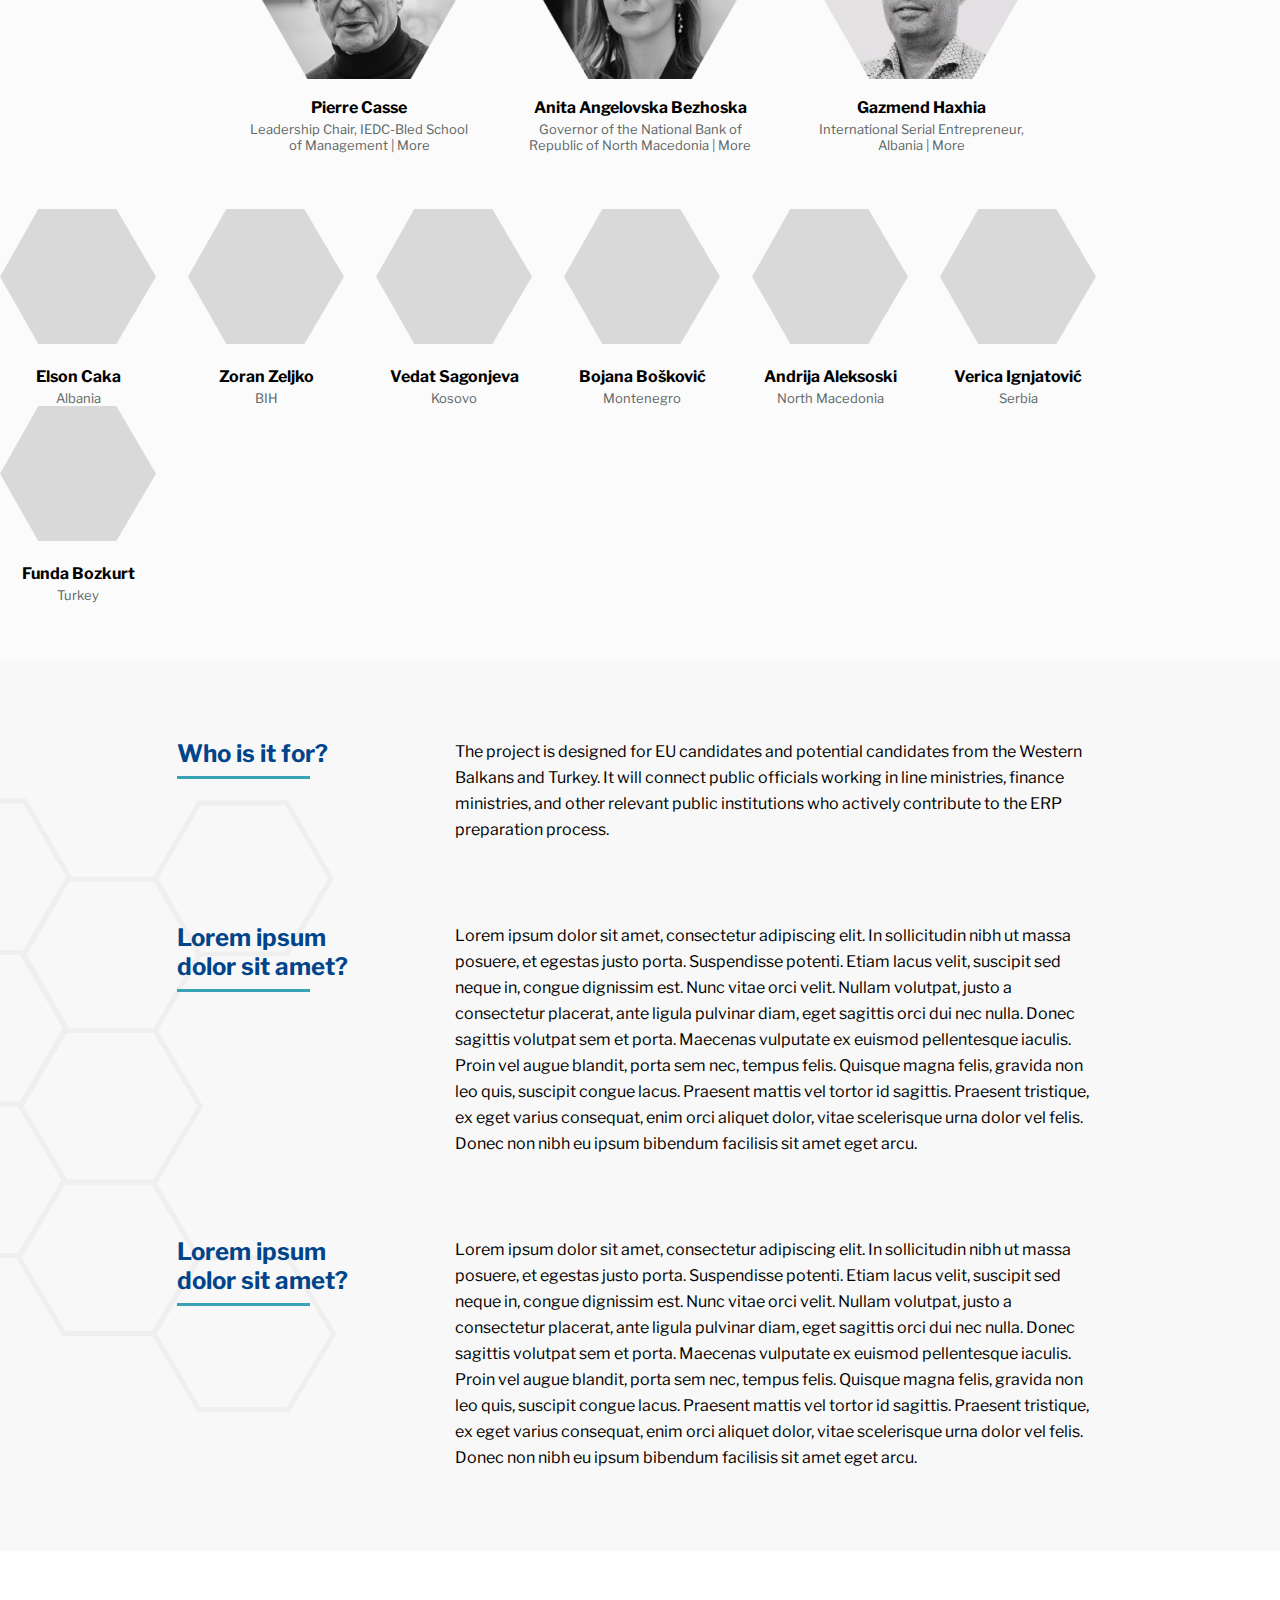
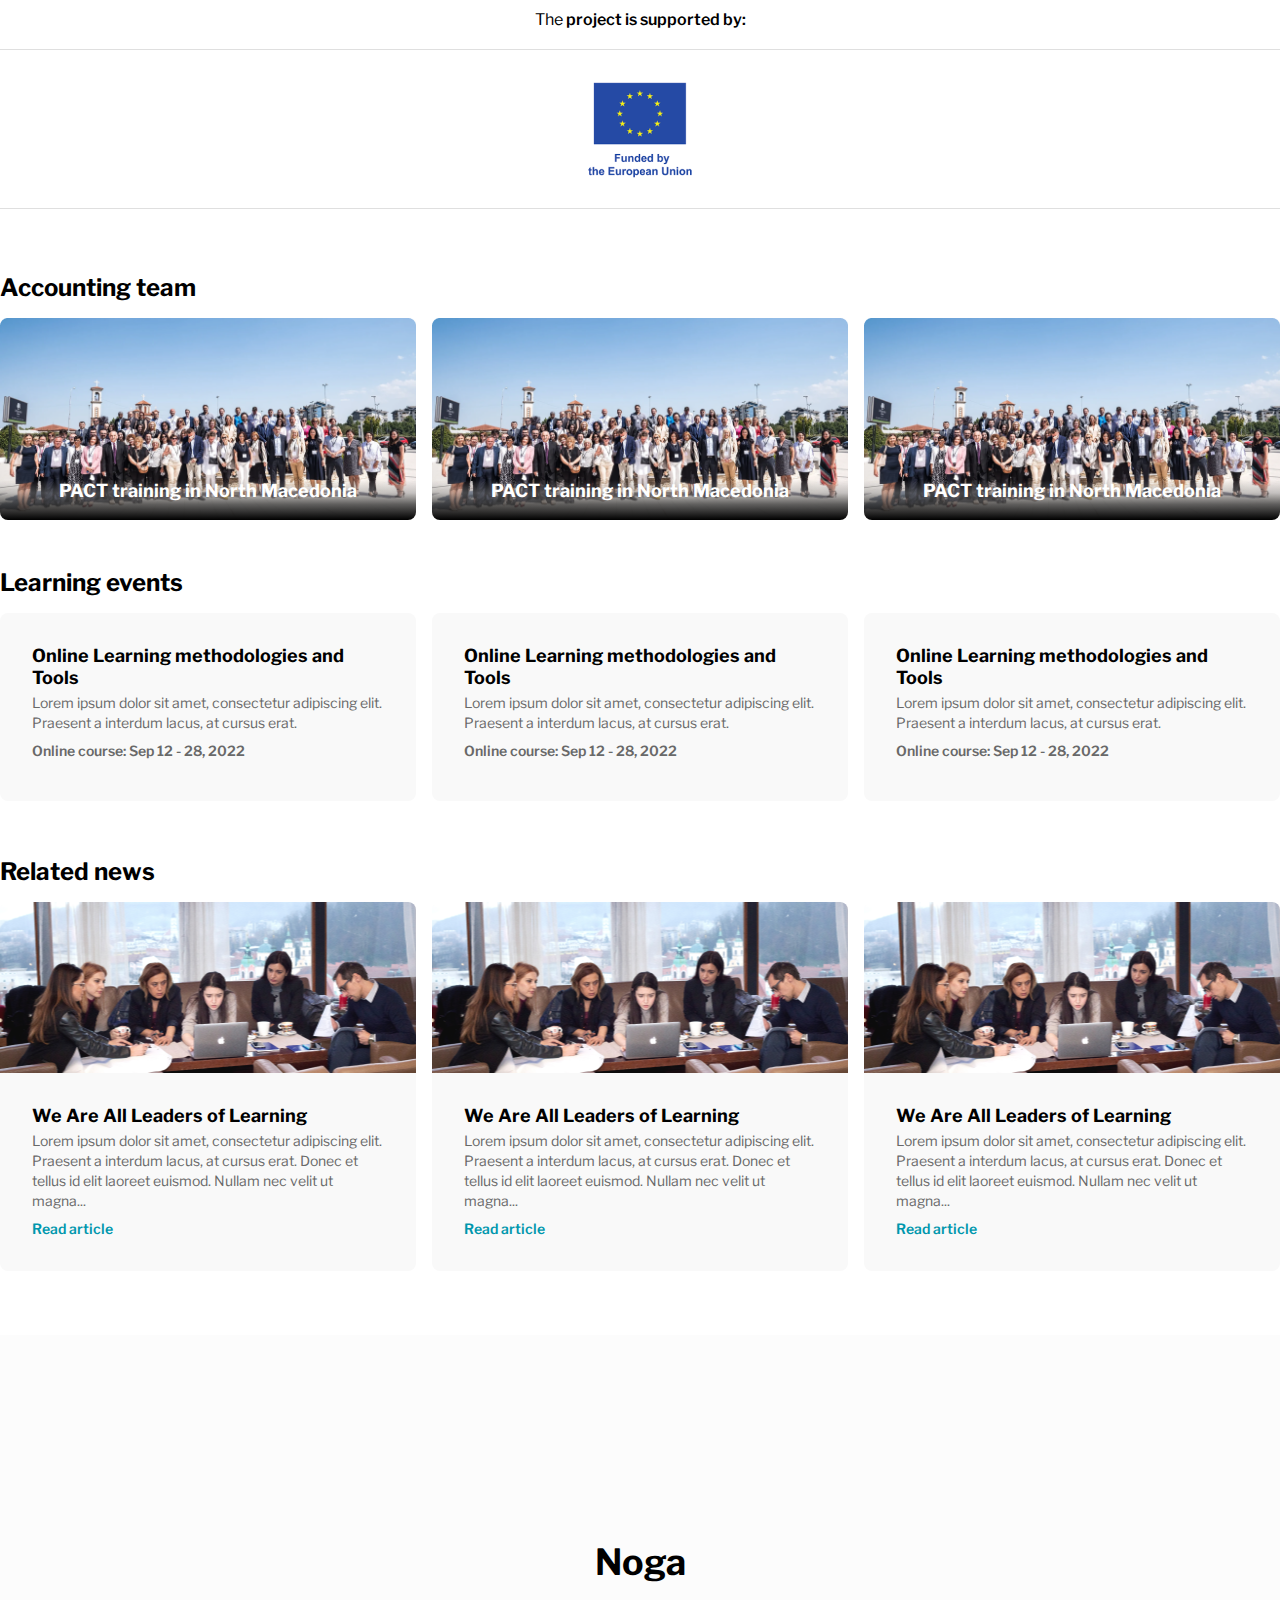
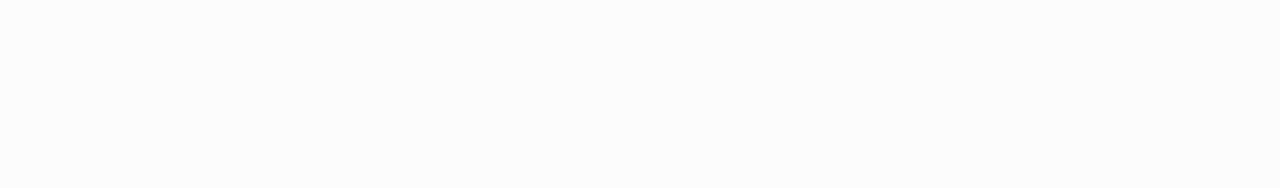
<file: projects/projects.html>
<!DOCTYPE html>
<html lang="en">
  <head>
    <meta charset="UTF-8" />
    <meta http-equiv="X-UA-Compatible" content="IE=edge" />
    <meta name="viewport" content="width=device-width, initial-scale=1.0" />
    <link rel="stylesheet" href="./projects.css" />
    <link rel="stylesheet" href="../shared/style.css" />

    <link rel="preconnect" href="https://fonts.googleapis.com" />
    <link rel="preconnect" href="https://fonts.gstatic.com" crossorigin />
    <link
      href="https://fonts.googleapis.com/css2?family=Libre+Franklin:wght@300;400;500;700&family=Montserrat:wght@400;700&family=Rajdhani:wght@500&family=Roboto:wght@300;400;500;700&display=swap"
      rel="stylesheet"
    />
    <title>Document</title>
  </head>
  <body>
    <section id="navbar">
      <h1 class="header-lg">Meni</h1>
    </section>

    <section id="projects_showcase">
      <div class="container">
        <h1 class="header-xl">FISR2 VIG</h1>
        <hr class="horizontal-line" />
        <p class="text-lg">
          Lorem ipsum dolor sit amet, consectetur adipiscing elit. Morbi vitae
          metus tempor, cursus sapien ac, aliquam mauris. Ut porta mauris vel
          lacus semper vehicula.
        </p>
        <a href="#" class="btn-primary">Join us</a>
      </div>
      <img src="./assets/Background_FISR.svg" class="img-fluid" alt="" />
    </section>

    <section id="event_section">
      <div class="container">
        <div class="grid-2-col">
          <img src="./assets/event-pic.png" alt="event picture" />
          <div class="about-event">
            <h1 class="header-lg-2">About our event</h1>
            <p class="header-md-2">
              The “Structural Reforms Better Integrated Within Fiscal
              Frameworks” (FISR2) project is a four-year multi-beneficiary
              capacity development project funded by the European Union. Its aim
              is to strengthen the integration of structural reforms within
              fiscal frameworks in the Economic Reform Programmes (ERP).
            </p>
            <a href="#" class="btn-primary">Join us</a>
          </div>
        </div>
      </div>
    </section>

    <section id="coordinators_section">
      <div class="container">
        <h1 class="header-lg-2">Meet the ERP coordinators</h1>
        <div class="main-people">
          <div class="person">
            <img src="./assets/person1.png" alt="oseba 1" />
            <h3 class="header-sm">Pierre Casse</h3>
            <p class="text-xs">
              Leadership Chair, IEDC-Bled School of Management | More
            </p>
          </div>

          <div class="person">
            <img src="./assets/person2.png" alt="oseba 1" />
            <h3 class="header-sm">Anita Angelovska Bezhoska</h3>
            <p class="text-xs">
              Governor of the National Bank of Republic of North Macedonia |
              More
            </p>
          </div>

          <div class="person">
            <img src="./assets/person3.png" alt="oseba 1" />
            <h3 class="header-sm">Gazmend Haxhia</h3>
            <p class="text-xs">
              International Serial Entrepreneur, Albania | More
            </p>
          </div>
        </div>

        <div class="other-people">
          <div class="person">
            <img src="./assets/person-mock.png" alt="oseba 1" />
            <h3 class="header-sm">Elson Caka</h3>
            <p class="text-xs">Albania</p>
          </div>

          <div class="person">
            <img src="./assets/person-mock.png" alt="oseba 1" />
            <h3 class="header-sm">Zoran Zeljko</h3>
            <p class="text-xs">BIH</p>
          </div>

          <div class="person">
            <img src="./assets/person-mock.png" alt="oseba 1" />
            <h3 class="header-sm">Vedat Sagonjeva</h3>
            <p class="text-xs">Kosovo</p>
          </div>

          <div class="person">
            <img src="./assets/person-mock.png" alt="oseba 1" />
            <h3 class="header-sm">Bojana Bošković</h3>
            <p class="text-xs">Montenegro</p>
          </div>

          <div class="person">
            <img src="./assets/person-mock.png" alt="oseba 1" />
            <h3 class="header-sm">Andrija Aleksoski</h3>
            <p class="text-xs">North Macedonia</p>
          </div>

          <div class="person">
            <img src="./assets/person-mock.png" alt="oseba 1" />
            <h3 class="header-sm">Verica Ignjatović</h3>
            <p class="text-xs">Serbia</p>
          </div>

          <div class="person">
            <img src="./assets/person-mock.png" alt="oseba 1" />
            <h3 class="header-sm">Funda Bozkurt</h3>
            <p class="text-xs">Turkey</p>
          </div>
        </div>
      </div>
    </section>

    <section id="event_description">
      <div class="container">
        <div class="description-list-wrapper">
          <div class="block-wrapper">
            <div class="description-list">
              <div class="list-header">
                <h1>Who is it for?</h1>
                <hr />
              </div>
              <div class="list-info">
                <p class="text-md">
                  The project is designed for EU candidates and potential
                  candidates from the Western Balkans and Turkey. It will
                  connect public officials working in line ministries, finance
                  ministries, and other relevant public institutions who
                  actively contribute to the ERP preparation process.
                </p>
              </div>
            </div>
          </div>

          <div class="description-list">
            <div class="list-header">
              <h1>Lorem ipsum dolor sit amet?</h1>
              <hr />
            </div>
            <div class="list-info">
              <p class="text-md">
                Lorem ipsum dolor sit amet, consectetur adipiscing elit. In
                sollicitudin nibh ut massa posuere, et egestas justo porta.
                Suspendisse potenti. Etiam lacus velit, suscipit sed neque in,
                congue dignissim est. Nunc vitae orci velit. Nullam volutpat,
                justo a consectetur placerat, ante ligula pulvinar diam, eget
                sagittis orci dui nec nulla. Donec sagittis volutpat sem et
                porta. Maecenas vulputate ex euismod pellentesque iaculis. Proin
                vel augue blandit, porta sem nec, tempus felis. Quisque magna
                felis, gravida non leo quis, suscipit congue lacus. Praesent
                mattis vel tortor id sagittis. Praesent tristique, ex eget
                varius consequat, enim orci aliquet dolor, vitae scelerisque
                urna dolor vel felis. Donec non nibh eu ipsum bibendum facilisis
                sit amet eget arcu.
              </p>
            </div>
          </div>

          <div class="description-list">
            <div class="list-header">
              <h1>Lorem ipsum dolor sit amet?</h1>
              <hr />
            </div>
            <div class="list-info">
              <p class="text-md">
                Lorem ipsum dolor sit amet, consectetur adipiscing elit. In
                sollicitudin nibh ut massa posuere, et egestas justo porta.
                Suspendisse potenti. Etiam lacus velit, suscipit sed neque in,
                congue dignissim est. Nunc vitae orci velit. Nullam volutpat,
                justo a consectetur placerat, ante ligula pulvinar diam, eget
                sagittis orci dui nec nulla. Donec sagittis volutpat sem et
                porta. Maecenas vulputate ex euismod pellentesque iaculis. Proin
                vel augue blandit, porta sem nec, tempus felis. Quisque magna
                felis, gravida non leo quis, suscipit congue lacus. Praesent
                mattis vel tortor id sagittis. Praesent tristique, ex eget
                varius consequat, enim orci aliquet dolor, vitae scelerisque
                urna dolor vel felis. Donec non nibh eu ipsum bibendum facilisis
                sit amet eget arcu.
              </p>
            </div>
          </div>
        </div>
      </div>
      <img src="./assets/Background_FISAR_2.svg" class="img-fluid" alt="" />
    </section>

    <section id="sponsored_section">
      <div class="container">
        <h3 class="text-md">
          The<span class="bold"> project is supported by:</span>
        </h3>

        <div class="eu">
          <img src="./assets/eu.png" alt="eu" />
        </div>
      </div>
    </section>

    <section id="other_resources">
      <div class="container">
        <h1 class="header-lg-2">Accounting team</h1>
        <div class="grid-3-col">
          <div class="resource">
            <img
              src="./assets/resource.png"
              alt="Avatar"
              class="img-fluid image"
            />
            <div class="overlay">PACT training in North Macedonia</div>
          </div>
          <div class="resource">
            <img
              src="./assets/resource.png"
              alt="Avatar"
              class="img-fluid image"
            />
            <div class="overlay">PACT training in North Macedonia</div>
          </div>
          <div class="resource">
            <img
              src="./assets/resource.png"
              alt="Avatar"
              class="img-fluid image"
            />
            <div class="overlay">PACT training in North Macedonia</div>
          </div>
        </div>
      </div>
    </section>

    <section id="learning_events">
      <div class="container">
        <h1 class="header-lg-2">Learning events</h1>
        <div class="grid-3-col">
          <a href="#">
            <div class="event-card">
              <h1 class="header-md">Online Learning methodologies and Tools</h1>
              <p class="event-text">
                Lorem ipsum dolor sit amet, consectetur adipiscing elit.
                Praesent a interdum lacus, at cursus erat.
              </p>
              <p class="event-date">Online course: Sep 12 - 28, 2022</p>
            </div>
          </a>

          <a href="#">
            <div class="event-card">
              <h1 class="header-md">Online Learning methodologies and Tools</h1>
              <p class="event-text">
                Lorem ipsum dolor sit amet, consectetur adipiscing elit.
                Praesent a interdum lacus, at cursus erat.
              </p>
              <p class="event-date">Online course: Sep 12 - 28, 2022</p>
            </div>
          </a>

          <a href="#">
            <div class="event-card">
              <h1 class="header-md">Online Learning methodologies and Tools</h1>
              <p class="event-text">
                Lorem ipsum dolor sit amet, consectetur adipiscing elit.
                Praesent a interdum lacus, at cursus erat.
              </p>
              <p class="event-date">Online course: Sep 12 - 28, 2022</p>
            </div>
          </a>
        </div>
      </div>
    </section>

    <section id="related_news">
      <div class="container">
        <h1 class="header-lg-2">Related news</h1>
        <div class="grid-3-col">
          <div class="news-card">
            <div class="news-img"></div>
            <div class="news-info">
              <h1 class="header-md">We Are All Leaders of Learning</h1>
              <p class="event-text">
                Lorem ipsum dolor sit amet, consectetur adipiscing elit.
                Praesent a interdum lacus, at cursus erat. Donec et tellus id
                elit laoreet euismod. Nullam nec velit ut magna...
              </p>
              <a class="hyperlink">Read article</a>
            </div>
          </div>

          <div class="news-card">
            <div class="news-img"></div>
            <div class="news-info">
              <h1 class="header-md">We Are All Leaders of Learning</h1>
              <p class="event-text">
                Lorem ipsum dolor sit amet, consectetur adipiscing elit.
                Praesent a interdum lacus, at cursus erat. Donec et tellus id
                elit laoreet euismod. Nullam nec velit ut magna...
              </p>
              <a class="hyperlink">Read article</a>
            </div>
          </div>

          <div class="news-card">
            <div class="news-img"></div>
            <div class="news-info">
              <h1 class="header-md">We Are All Leaders of Learning</h1>
              <p class="event-text">
                Lorem ipsum dolor sit amet, consectetur adipiscing elit.
                Praesent a interdum lacus, at cursus erat. Donec et tellus id
                elit laoreet euismod. Nullam nec velit ut magna...
              </p>
              <a class="hyperlink">Read article</a>
            </div>
          </div>
        </div>
      </div>
    </section>

    <section id="footer">
      <h1 class="header-lg">Noga</h1>
    </section>
  </body>
</html>
</file>
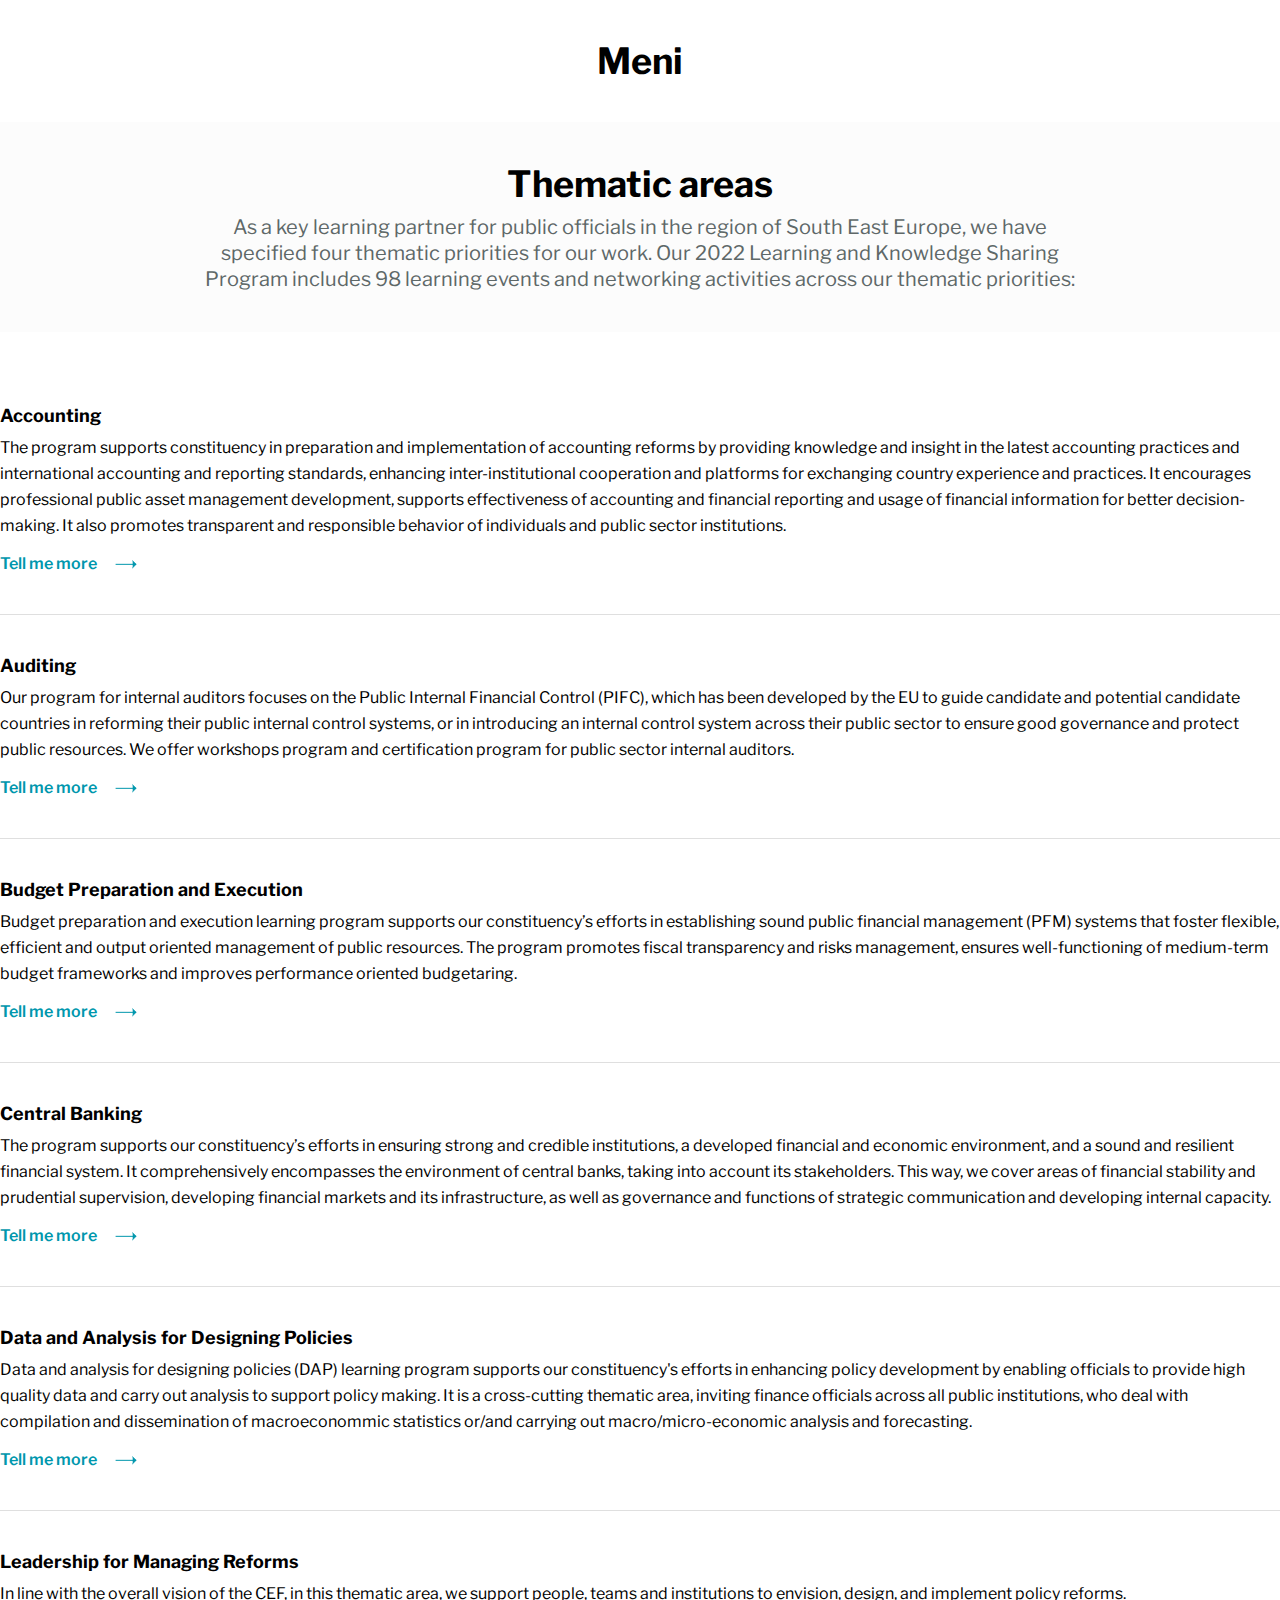
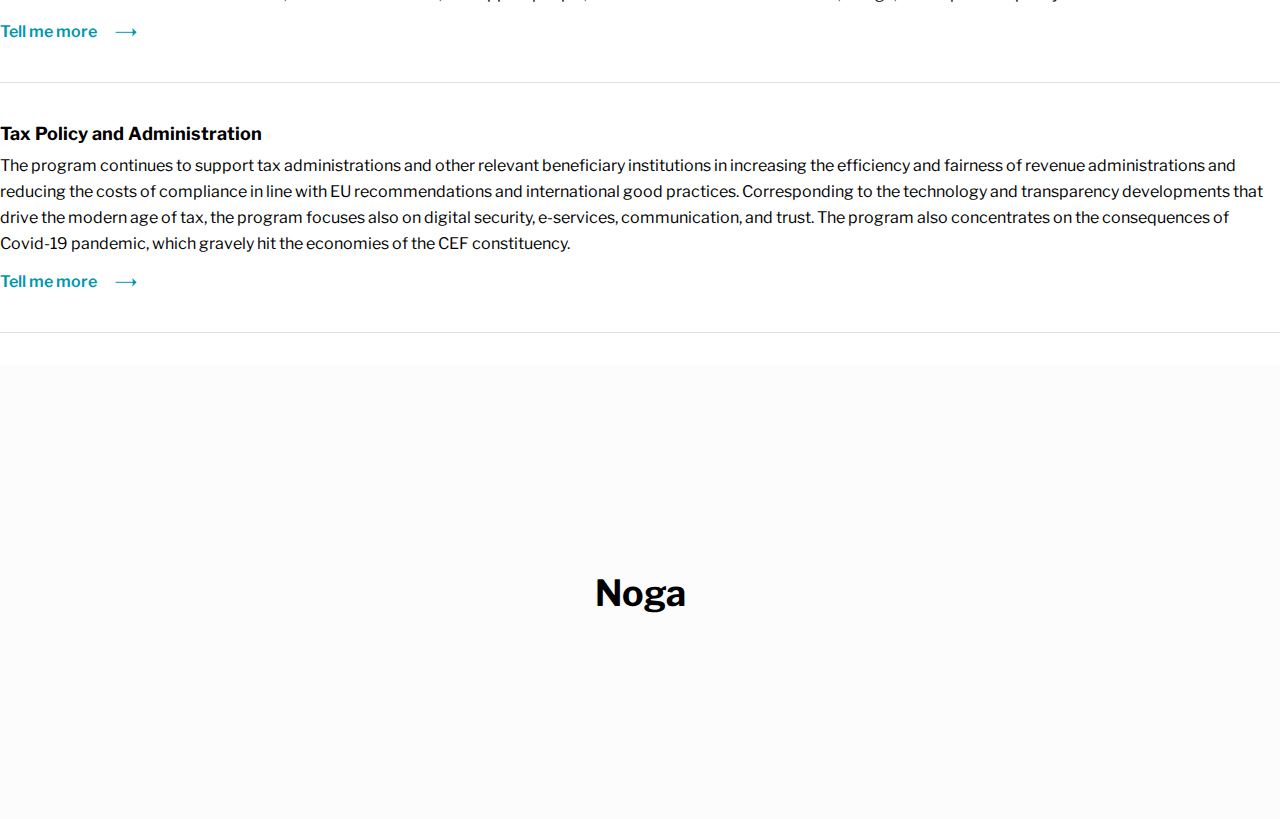
<file: thematic_areas/thematic_areas.html>
<!DOCTYPE html>
<html lang="en">
  <head>
    <meta charset="UTF-8" />
    <meta http-equiv="X-UA-Compatible" content="IE=edge" />
    <meta name="viewport" content="width=device-width, initial-scale=1.0" />
    <link rel="stylesheet" href="./thematic_areas.css" />
    <link rel="stylesheet" href="../shared/style.css" />

    <link rel="preconnect" href="https://fonts.googleapis.com" />
    <link rel="preconnect" href="https://fonts.gstatic.com" crossorigin />
    <link
      href="https://fonts.googleapis.com/css2?family=Libre+Franklin:wght@300;400;500;700&family=Montserrat:wght@400;700&family=Rajdhani:wght@500&family=Roboto:wght@300;400;500;700&display=swap"
      rel="stylesheet"
    />
    <title>Document</title>
  </head>
  <body>
    <section id="navbar">
      <h1 class="header-lg">Meni</h1>
    </section>

    <section id="thematic_areas_intro">
      <div class="container">
        <h1 class="header-lg">Thematic areas</h1>
        <p class="text-lg">
          As a key learning partner for public officials in the region of South
          East Europe, we have specified four thematic priorities for our work.
          Our 2022 Learning and Knowledge Sharing Program includes 98 learning
          events and networking activities across our thematic priorities:
        </p>
      </div>
    </section>

    <section id="thematic_areas_list">
      <div class="container">
        <div class="list-item">
          <h1 class="header-md">Accounting</h1>
          <p class="text-md">
            The program supports constituency in preparation and implementation
            of accounting reforms by providing knowledge and insight in the
            latest accounting practices and international accounting and
            reporting standards, enhancing inter-institutional cooperation and
            platforms for exchanging country experience and practices. It
            encourages professional public asset management development,
            supports effectiveness of accounting and financial reporting and
            usage of financial information for better decision-making. It also
            promotes transparent and responsible behavior of individuals and
            public sector institutions.
          </p>
          <a href="#" class="link"
            >Tell me more
            <img src="./assets/arrow-right.svg" alt="tell me more"
          /></a>
        </div>

        <div class="list-item">
          <h1 class="header-md">Auditing</h1>
          <p class="text-md">
            Our program for internal auditors focuses on the Public Internal
            Financial Control (PIFC), which has been developed by the EU to
            guide candidate and potential candidate countries in reforming their
            public internal control systems, or in introducing an internal
            control system across their public sector to ensure good governance
            and protect public resources. We offer workshops program and
            certification program for public sector internal auditors.
          </p>
          <a href="#" class="link"
            >Tell me more
            <img src="./assets/arrow-right.svg" alt="tell me more"
          /></a>
        </div>

        <div class="list-item">
          <h1 class="header-md">Budget Preparation and Execution</h1>
          <p class="text-md">
            Budget preparation and execution learning program supports our
            constituency’s efforts in establishing sound public financial
            management (PFM) systems that foster flexible, efficient and output
            oriented management of public resources. The program promotes fiscal
            transparency and risks management, ensures well-functioning of
            medium-term budget frameworks and improves performance oriented
            budgetaring.
          </p>
          <a href="#" class="link"
            >Tell me more
            <img src="./assets/arrow-right.svg" alt="tell me more"
          /></a>
        </div>

        <div class="list-item">
          <h1 class="header-md">Central Banking</h1>
          <p class="text-md">
            The program supports our constituency’s efforts in ensuring strong
            and credible institutions, a developed financial and economic
            environment, and a sound and resilient financial system. It
            comprehensively encompasses the environment of central banks, taking
            into account its stakeholders. This way, we cover areas of financial
            stability and prudential supervision, developing financial markets
            and its infrastructure, as well as governance and functions of
            strategic communication and developing internal capacity.
          </p>
          <a href="#" class="link"
            >Tell me more
            <img src="./assets/arrow-right.svg" alt="tell me more"
          /></a>
        </div>

        <div class="list-item">
          <h1 class="header-md">Data and Analysis for Designing Policies</h1>
          <p class="text-md">
            Data and analysis for designing policies (DAP) learning program
            supports our constituency's efforts in enhancing policy development
            by enabling officials to provide high quality data and carry out
            analysis to support policy making. It is a cross-cutting thematic
            area, inviting finance officials across all public institutions, who
            deal with compilation and dissemination of macroeconommic statistics
            or/and carrying out macro/micro-economic analysis and forecasting.
          </p>
          <a href="#" class="link"
            >Tell me more
            <img src="./assets/arrow-right.svg" alt="tell me more"
          /></a>
        </div>

        <div class="list-item">
          <h1 class="header-md">Leadership for Managing Reforms</h1>
          <p class="text-md">
            In line with the overall vision of the CEF, in this thematic area,
            we support people, teams and institutions to envision, design, and
            implement policy reforms.
          </p>
          <a href="#" class="link"
            >Tell me more
            <img src="./assets/arrow-right.svg" alt="tell me more"
          /></a>
        </div>

        <div class="list-item">
          <h1 class="header-md">Tax Policy and Administration</h1>
          <p class="text-md">
            The program continues to support tax administrations and other
            relevant beneficiary institutions in increasing the efficiency and
            fairness of revenue administrations and reducing the costs of
            compliance in line with EU recommendations and international good
            practices. Corresponding to the technology and transparency
            developments that drive the modern age of tax, the program focuses
            also on digital security, e-services, communication, and trust. The
            program also concentrates on the consequences of Covid-19 pandemic,
            which gravely hit the economies of the CEF constituency.
          </p>
          <a href="#" class="link"
            >Tell me more
            <img src="./assets/arrow-right.svg" alt="tell me more"
          /></a>
        </div>
      </div>
    </section>

    <section id="footer">
      <h1 class="header-lg">Noga</h1>
    </section>
  </body>
</html>
</file>
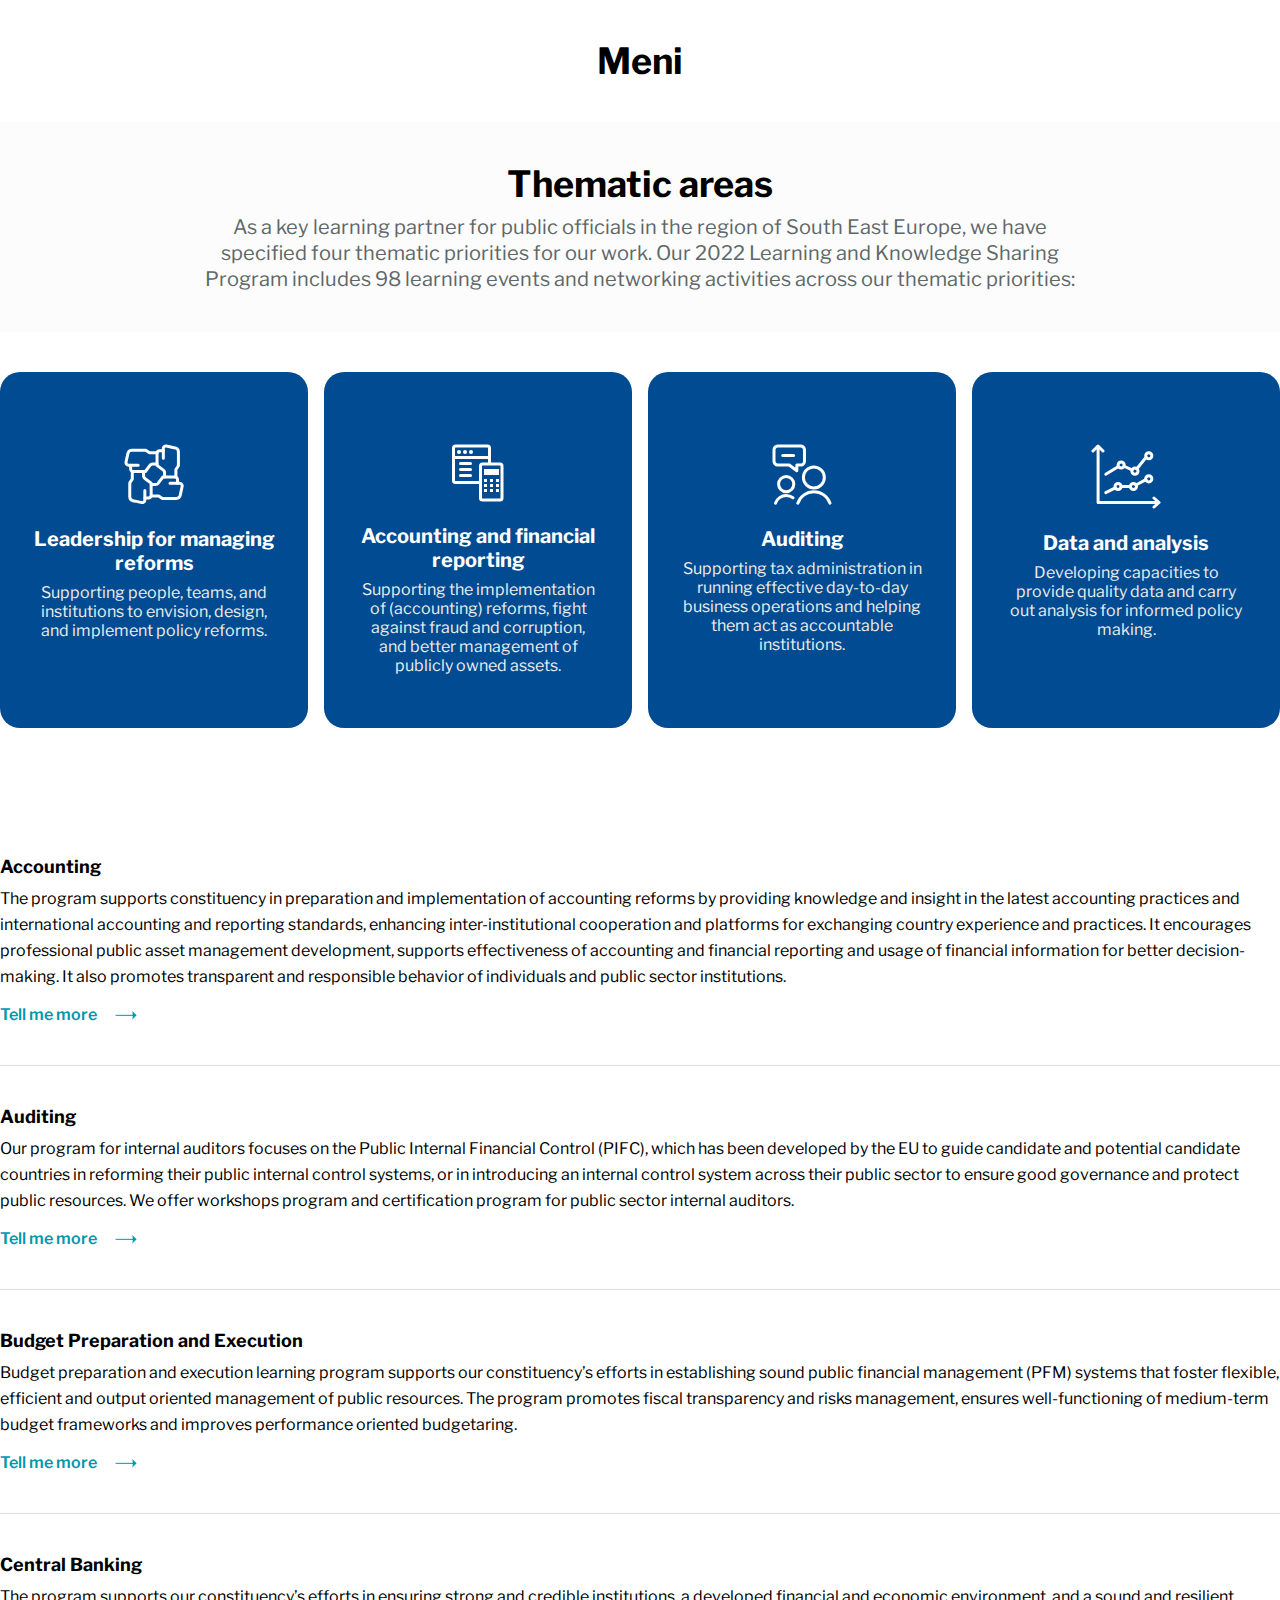
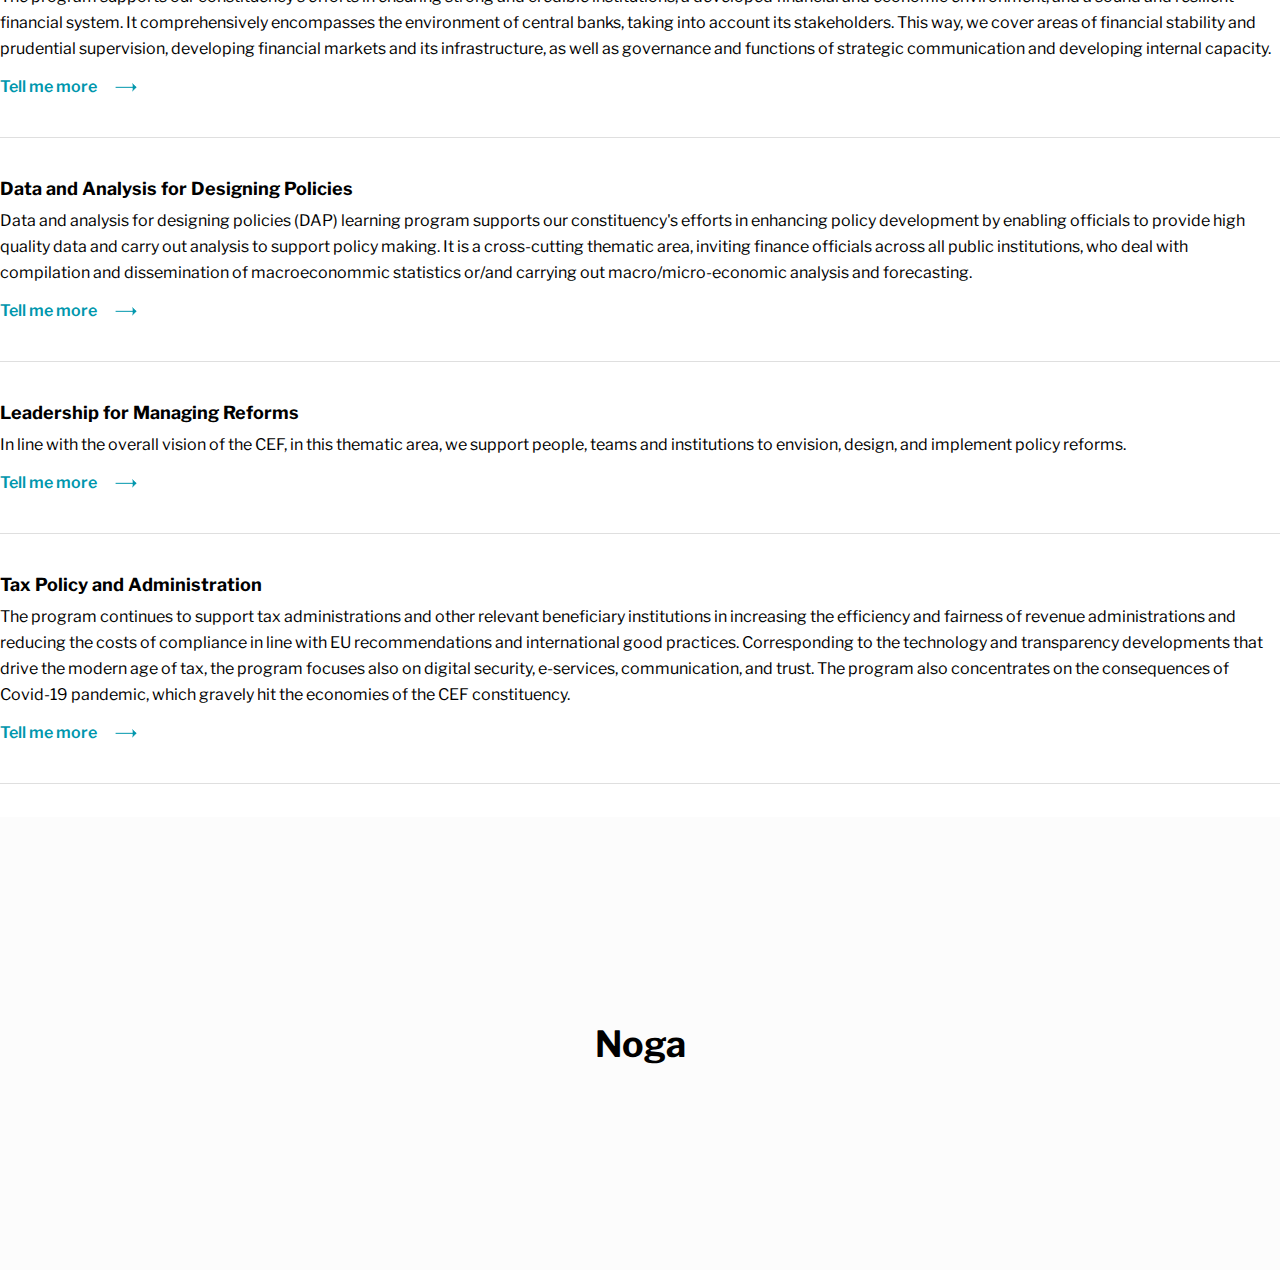
<file: thematic_areas_general/thematic_areas.html>
<!DOCTYPE html>
<html lang="en">
  <head>
    <meta charset="UTF-8" />
    <meta http-equiv="X-UA-Compatible" content="IE=edge" />
    <meta name="viewport" content="width=device-width, initial-scale=1.0" />
    <link rel="stylesheet" href="./thematic_areas.css" />
    <link rel="stylesheet" href="../shared/style.css" />

    <link rel="preconnect" href="https://fonts.googleapis.com" />
    <link rel="preconnect" href="https://fonts.gstatic.com" crossorigin />
    <link
      href="https://fonts.googleapis.com/css2?family=Libre+Franklin:wght@300;400;500;700&family=Montserrat:wght@400;700&family=Rajdhani:wght@500&family=Roboto:wght@300;400;500;700&display=swap"
      rel="stylesheet"
    />
    <title>Document</title>
  </head>
  <body>
    <section id="navbar">
      <h1 class="header-lg">Meni</h1>
    </section>

    <section id="thematic_areas_intro">
      <div class="container">
        <h1 class="header-lg">Thematic areas</h1>
        <p class="text-lg">
          As a key learning partner for public officials in the region of South
          East Europe, we have specified four thematic priorities for our work.
          Our 2022 Learning and Knowledge Sharing Program includes 98 learning
          events and networking activities across our thematic priorities:
        </p>
      </div>
    </section>

    <section id="areas_slider">
      <div class="container">
        <div class="grid-4-col">
          <div class="area-card">
            <img src="./assets/Ikona_7.svg" alt="" />
            <h1>Leadership for managing reforms</h1>
            <p>
              Supporting people, teams, and institutions to envision, design,
              and implement policy reforms.
            </p>
          </div>

          <div class="area-card">
            <img src="./assets/Ikona_9.svg" alt="" />
            <h1>Accounting and financial reporting</h1>
            <p>
              Supporting the implementation of (accounting) reforms, fight
              against fraud and corruption, and better management of publicly
              owned assets.
            </p>
          </div>

          <div class="area-card">
            <img src="./assets/Ikona_2.svg" alt="" />
            <h1>Auditing</h1>
            <p>
              Supporting tax administration in running effective day-to-day
              business operations and helping them act as accountable
              institutions.
            </p>
          </div>

          <div class="area-card">
            <img src="./assets/Ikona_3.svg" alt="" />
            <h1>Data and analysis</h1>
            <p>
              Developing capacities to provide quality data and carry out
              analysis for informed policy making.
            </p>
          </div>
        </div>
      </div>
    </section>

    <section id="thematic_areas_list">
      <div class="container">
        <div class="list-item">
          <h1 class="header-md">Accounting</h1>
          <p class="text-md">
            The program supports constituency in preparation and implementation
            of accounting reforms by providing knowledge and insight in the
            latest accounting practices and international accounting and
            reporting standards, enhancing inter-institutional cooperation and
            platforms for exchanging country experience and practices. It
            encourages professional public asset management development,
            supports effectiveness of accounting and financial reporting and
            usage of financial information for better decision-making. It also
            promotes transparent and responsible behavior of individuals and
            public sector institutions.
          </p>
          <a href="#" class="link"
            >Tell me more
            <img src="./assets/arrow-right.svg" alt="tell me more"
          /></a>
        </div>

        <div class="list-item">
          <h1 class="header-md">Auditing</h1>
          <p class="text-md">
            Our program for internal auditors focuses on the Public Internal
            Financial Control (PIFC), which has been developed by the EU to
            guide candidate and potential candidate countries in reforming their
            public internal control systems, or in introducing an internal
            control system across their public sector to ensure good governance
            and protect public resources. We offer workshops program and
            certification program for public sector internal auditors.
          </p>
          <a href="#" class="link"
            >Tell me more
            <img src="./assets/arrow-right.svg" alt="tell me more"
          /></a>
        </div>

        <div class="list-item">
          <h1 class="header-md">Budget Preparation and Execution</h1>
          <p class="text-md">
            Budget preparation and execution learning program supports our
            constituency’s efforts in establishing sound public financial
            management (PFM) systems that foster flexible, efficient and output
            oriented management of public resources. The program promotes fiscal
            transparency and risks management, ensures well-functioning of
            medium-term budget frameworks and improves performance oriented
            budgetaring.
          </p>
          <a href="#" class="link"
            >Tell me more
            <img src="./assets/arrow-right.svg" alt="tell me more"
          /></a>
        </div>

        <div class="list-item">
          <h1 class="header-md">Central Banking</h1>
          <p class="text-md">
            The program supports our constituency’s efforts in ensuring strong
            and credible institutions, a developed financial and economic
            environment, and a sound and resilient financial system. It
            comprehensively encompasses the environment of central banks, taking
            into account its stakeholders. This way, we cover areas of financial
            stability and prudential supervision, developing financial markets
            and its infrastructure, as well as governance and functions of
            strategic communication and developing internal capacity.
          </p>
          <a href="#" class="link"
            >Tell me more
            <img src="./assets/arrow-right.svg" alt="tell me more"
          /></a>
        </div>

        <div class="list-item">
          <h1 class="header-md">Data and Analysis for Designing Policies</h1>
          <p class="text-md">
            Data and analysis for designing policies (DAP) learning program
            supports our constituency's efforts in enhancing policy development
            by enabling officials to provide high quality data and carry out
            analysis to support policy making. It is a cross-cutting thematic
            area, inviting finance officials across all public institutions, who
            deal with compilation and dissemination of macroeconommic statistics
            or/and carrying out macro/micro-economic analysis and forecasting.
          </p>
          <a href="#" class="link"
            >Tell me more
            <img src="./assets/arrow-right.svg" alt="tell me more"
          /></a>
        </div>

        <div class="list-item">
          <h1 class="header-md">Leadership for Managing Reforms</h1>
          <p class="text-md">
            In line with the overall vision of the CEF, in this thematic area,
            we support people, teams and institutions to envision, design, and
            implement policy reforms.
          </p>
          <a href="#" class="link"
            >Tell me more
            <img src="./assets/arrow-right.svg" alt="tell me more"
          /></a>
        </div>

        <div class="list-item">
          <h1 class="header-md">Tax Policy and Administration</h1>
          <p class="text-md">
            The program continues to support tax administrations and other
            relevant beneficiary institutions in increasing the efficiency and
            fairness of revenue administrations and reducing the costs of
            compliance in line with EU recommendations and international good
            practices. Corresponding to the technology and transparency
            developments that drive the modern age of tax, the program focuses
            also on digital security, e-services, communication, and trust. The
            program also concentrates on the consequences of Covid-19 pandemic,
            which gravely hit the economies of the CEF constituency.
          </p>
          <a href="#" class="link"
            >Tell me more
            <img src="./assets/arrow-right.svg" alt="tell me more"
          /></a>
        </div>
      </div>
    </section>

    <section id="footer">
      <h1 class="header-lg">Noga</h1>
    </section>
  </body>
</html>
</file>
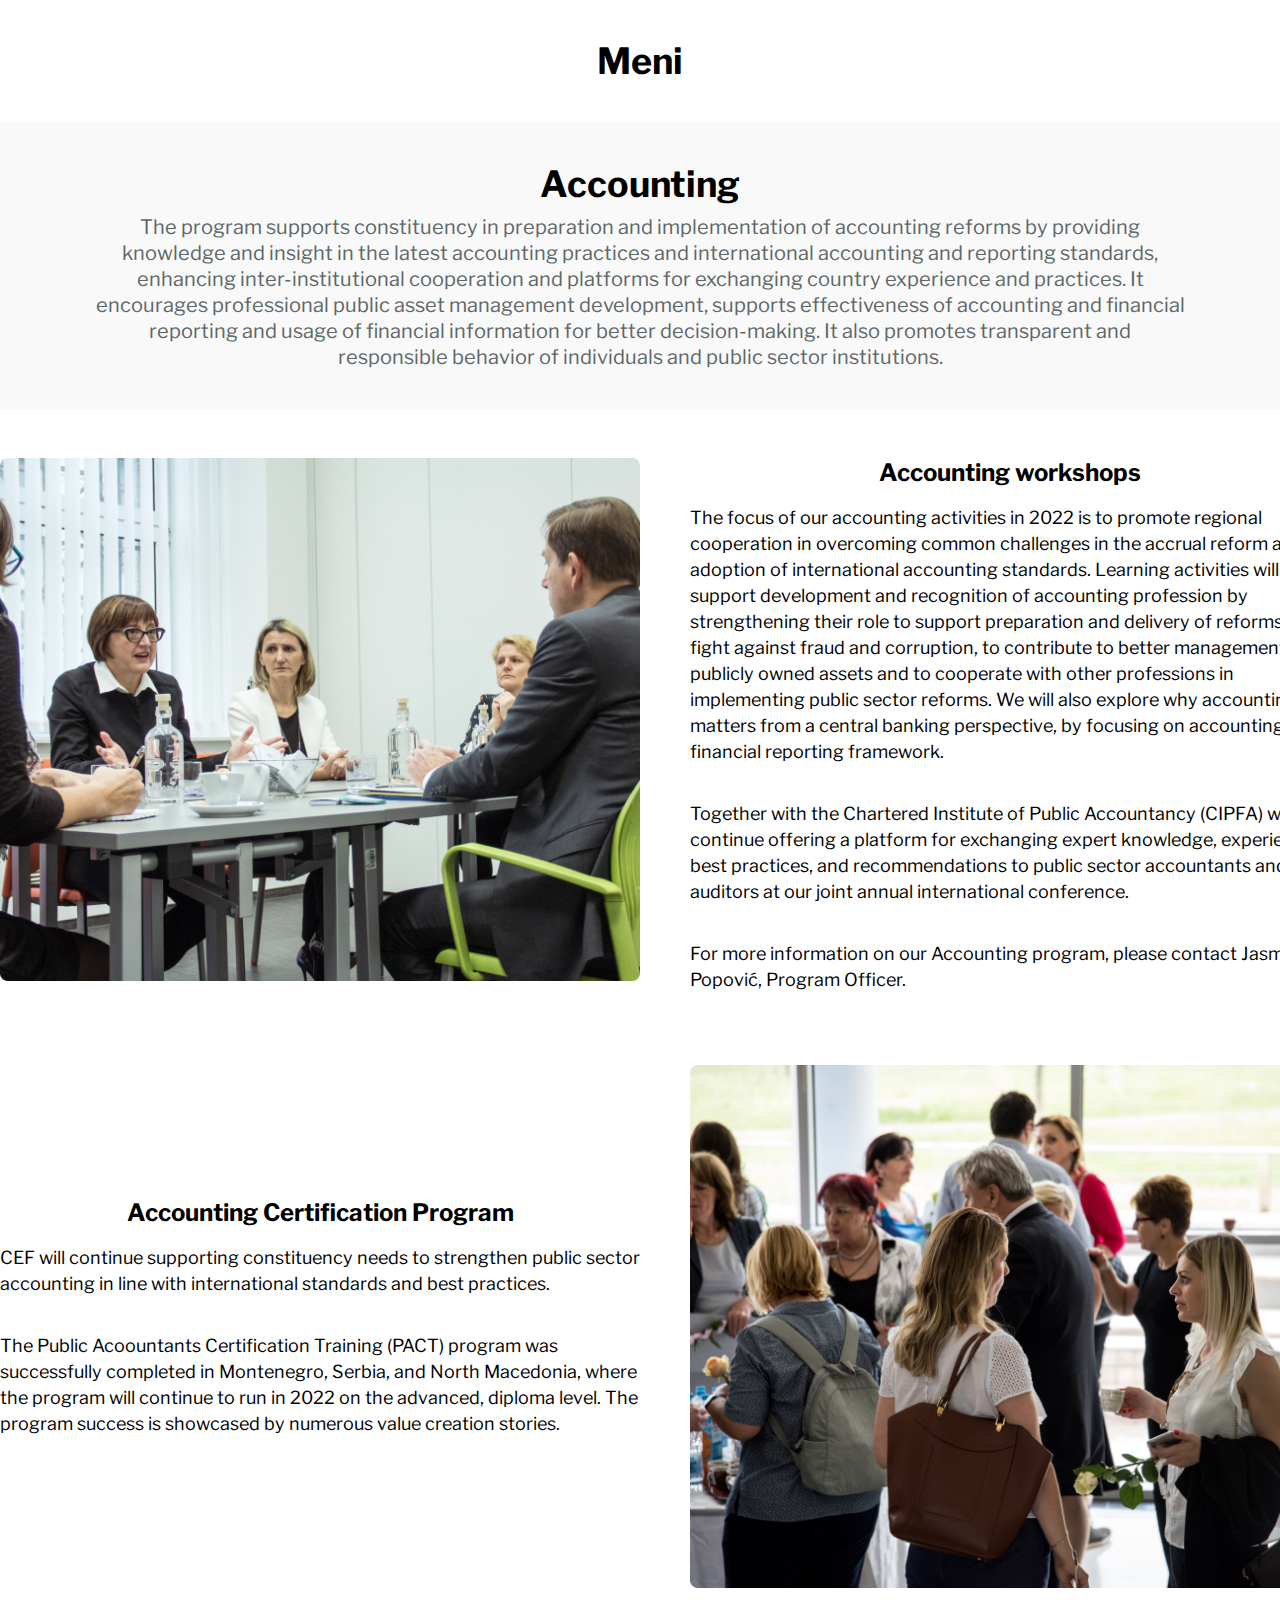
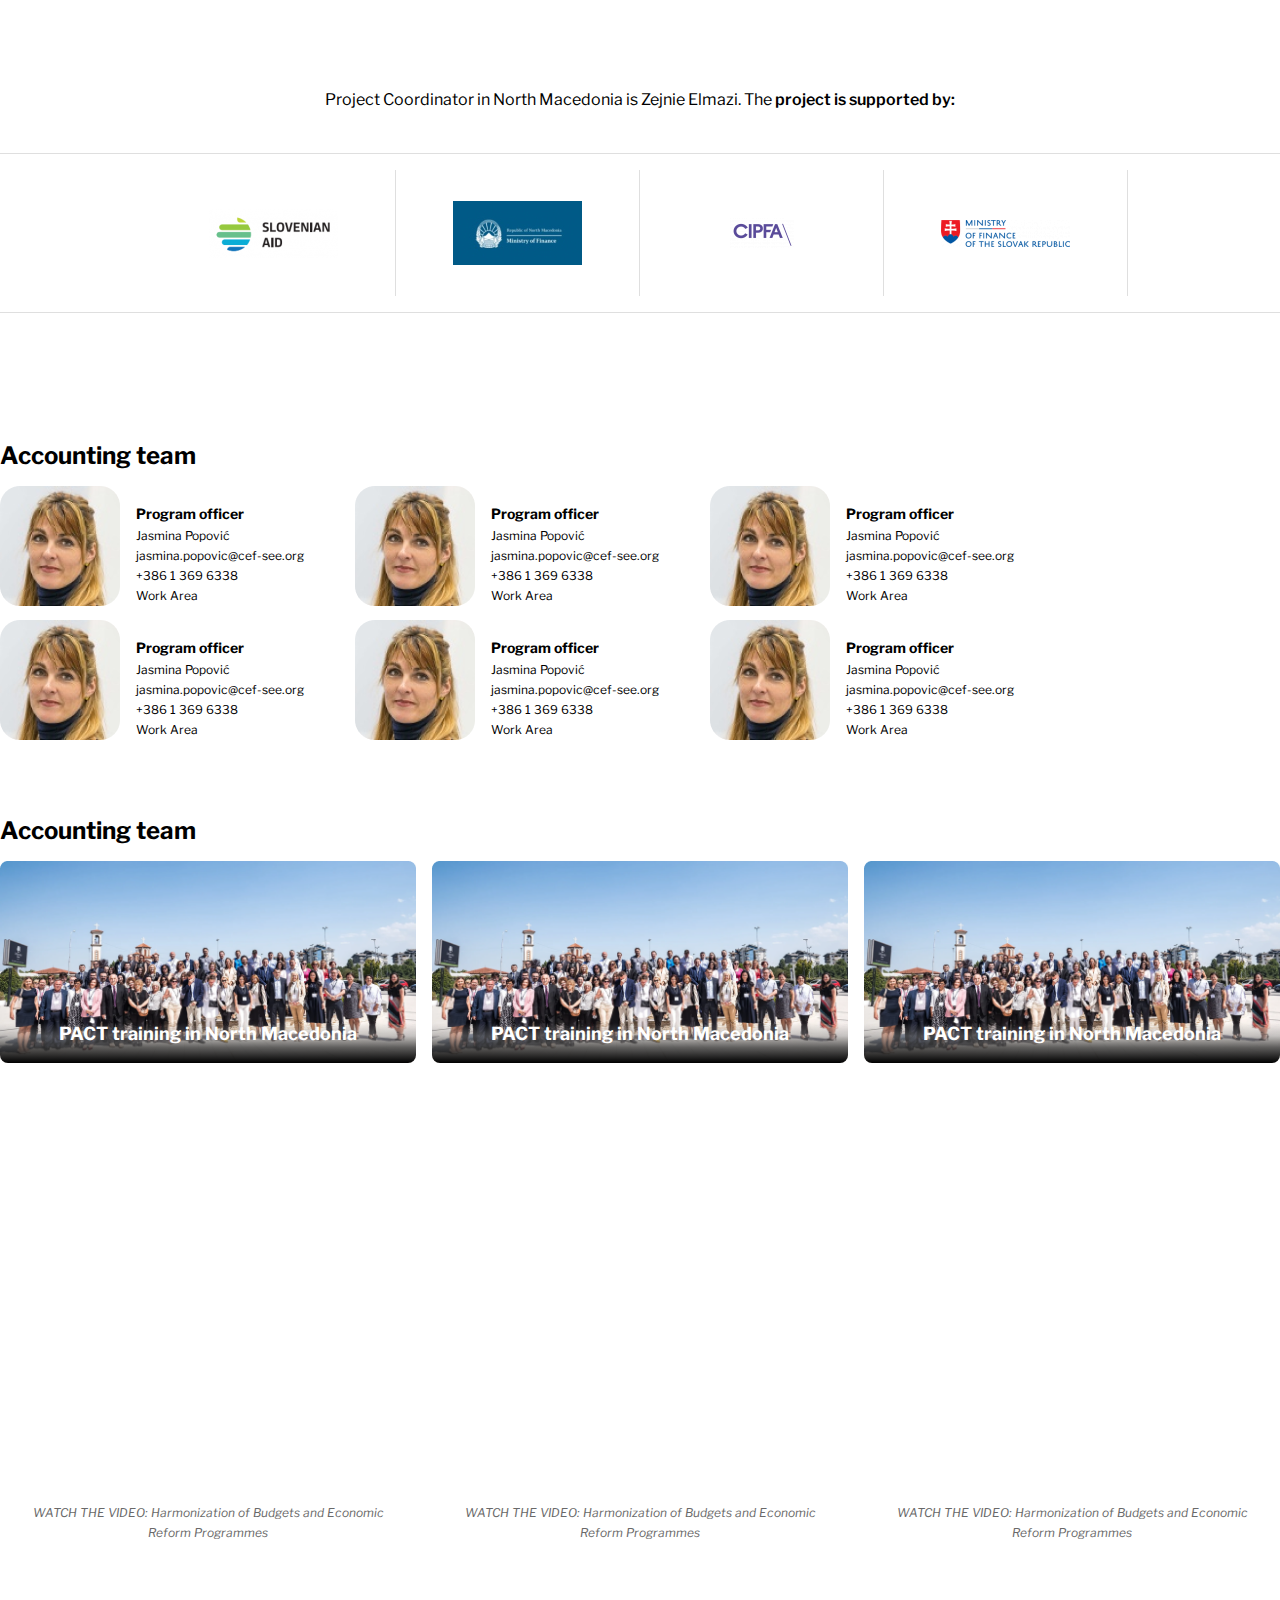
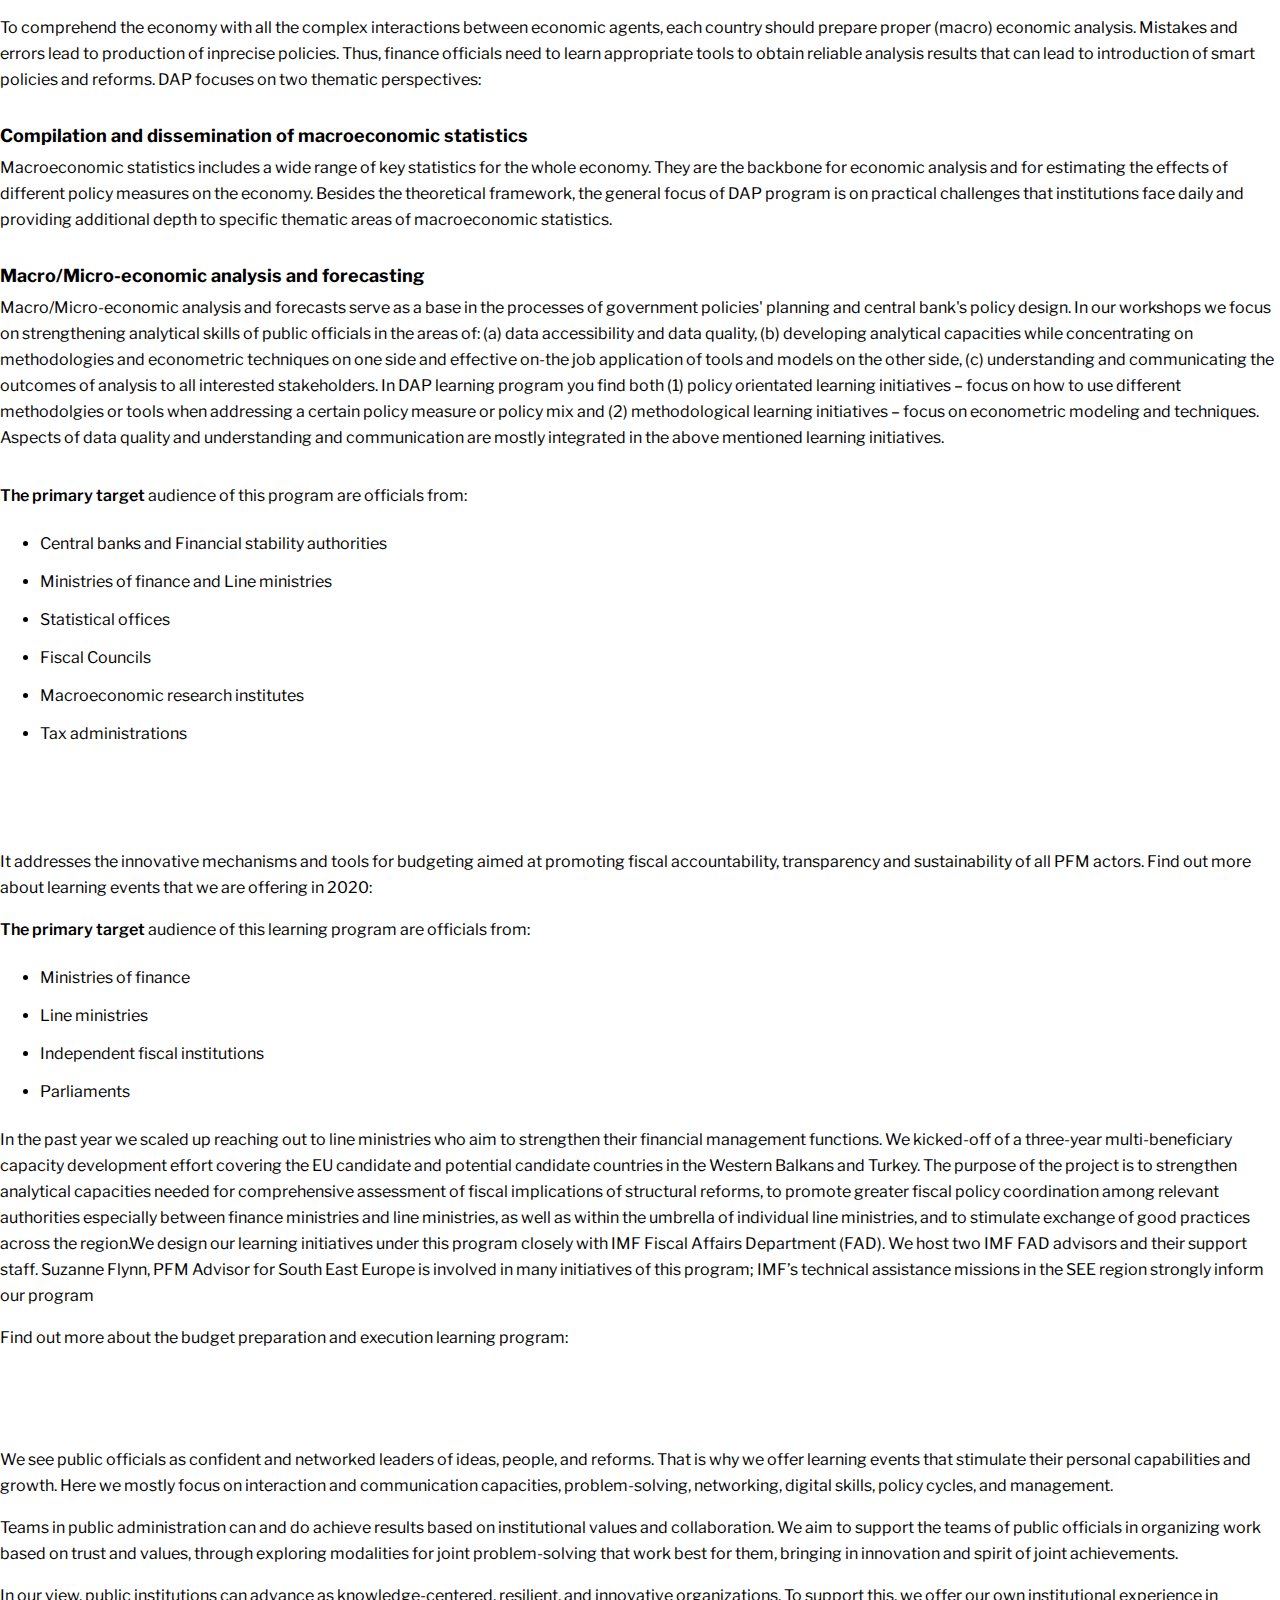
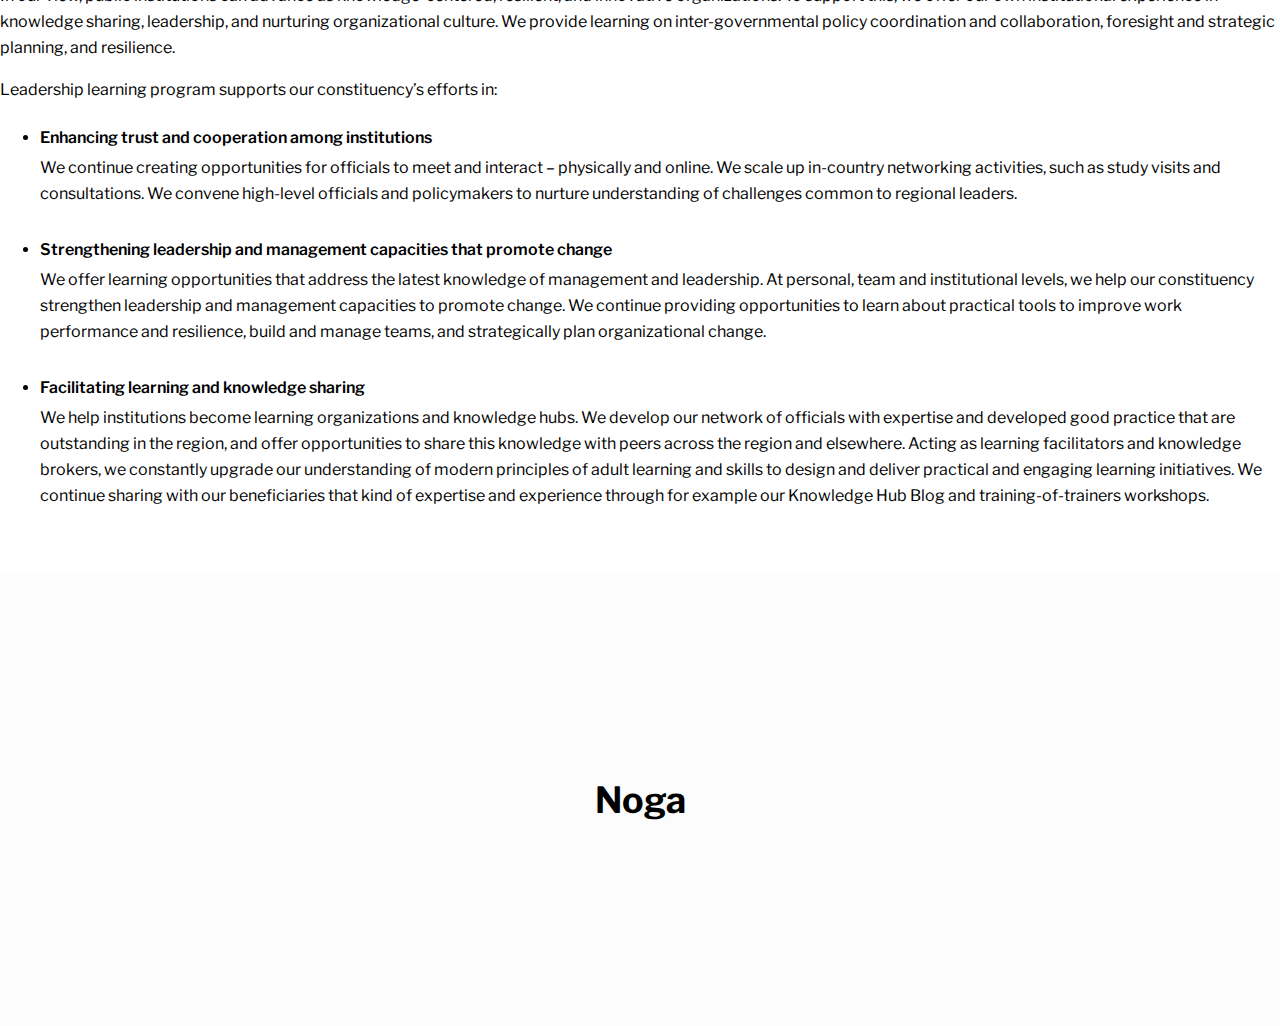
<file: thematic_areas_single_template/thematic_areas_template.html>
<!DOCTYPE html>
<html lang="en">
  <head>
    <meta charset="UTF-8" />
    <meta http-equiv="X-UA-Compatible" content="IE=edge" />
    <meta name="viewport" content="width=device-width, initial-scale=1.0" />
    <link rel="stylesheet" href="./thematic_areas_template.css" />
    <link rel="stylesheet" href="../shared/style.css" />

    <link rel="preconnect" href="https://fonts.googleapis.com" />
    <link rel="preconnect" href="https://fonts.gstatic.com" crossorigin />
    <link
      href="https://fonts.googleapis.com/css2?family=Libre+Franklin:wght@300;400;500;700&family=Montserrat:wght@400;700&family=Rajdhani:wght@500&family=Roboto:wght@300;400;500;700&display=swap"
      rel="stylesheet"
    />
    <title>Document</title>
  </head>
  <body>
    <section id="navbar">
      <h1 class="header-lg">Meni</h1>
    </section>

    <section id="thematic_area_intro">
      <div class="container">
        <h1 class="header-lg">Accounting</h1>
        <p class="text-lg">
          The program supports constituency in preparation and implementation of
          accounting reforms by providing knowledge and insight in the latest
          accounting practices and international accounting and reporting
          standards, enhancing inter-institutional cooperation and platforms for
          exchanging country experience and practices. It encourages
          professional public asset management development, supports
          effectiveness of accounting and financial reporting and usage of
          financial information for better decision-making. It also promotes
          transparent and responsible behavior of individuals and public sector
          institutions.
        </p>
      </div>
    </section>

    <section id="thematic_programs">
      <div class="container">
        <div class="grid-2-col">
          <img src="./assets/workshops.png" class="img-fluid" alt="workshop" />
          <div class="text-container grid-row-1">
            <h1 class="header-lg-2">Accounting workshops</h1>
            <p class="header-md-2">
              The focus of our accounting activities in 2022 is to promote
              regional cooperation in overcoming common challenges in the
              accrual reform and adoption of international accounting standards.
              Learning activities will support development and recognition of
              accounting profession by strengthening their role to support
              preparation and delivery of reforms, to fight against fraud and
              corruption, to contribute to better management of publicly owned
              assets and to cooperate with other professions in implementing
              public sector reforms. We will also explore why accounting matters
              from a central banking perspective, by focusing on accounting and
              financial reporting framework.
            </p>

            <p class="header-md-2">
              Together with the Chartered Institute of Public Accountancy
              (CIPFA) we will continue offering a platform for exchanging expert
              knowledge, experience, best practices, and recommendations to
              public sector accountants and auditors at our joint annual
              international conference.
            </p>

            <p class="header-md-2">
              For more information on our Accounting program, please contact
              Jasmina Popović, Program Officer.
            </p>
          </div>
        </div>

        <div class="grid-2-col m-t-54">
          <div class="text-container">
            <h1 class="header-lg-2">Accounting Certification Program</h1>
            <p class="header-md-2">
              CEF will continue supporting constituency needs to strengthen
              public sector accounting in line with international standards and
              best practices.
            </p>

            <p class="header-md-2">
              The Public Acoountants Certification Training (PACT) program was
              successfully completed in Montenegro, Serbia, and North Macedonia,
              where the program will continue to run in 2022 on the advanced,
              diploma level. The program success is showcased by numerous value
              creation stories.
            </p>
          </div>
          <img src="./assets/program.png" class="img-fluid" alt="program" />
        </div>
      </div>
    </section>

    <section id="project_support">
      <div class="container">
        <h1 class="text-md">
          Project Coordinator in North Macedonia is Zejnie Elmazi. The
          <span class="bold">project is supported by:</span>
        </h1>
      </div>

      <div class="supporters">
        <div class="supported-grid">
          <div class="supporter">
            <img src="./assets/supporter1.svg" alt="" />
          </div>
          <div class="supporter">
            <img src="./assets/supporter2.svg" alt="" />
          </div>
          <div class="supporter">
            <img src="./assets/supporter3.svg" alt="" />
          </div>
          <div class="supporter">
            <img src="./assets/supporter4.svg" alt="" />
          </div>
        </div>
      </div>
    </section>

    <section id="team_section">
      <div class="container">
        <h1 class="header-lg-2">Accounting team</h1>
        <div class="persons">
          <div class="person">
            <div class="person-image">
              <img src="./assets/person.png" alt="Oseba" />
            </div>
            <div class="person-info">
              <h3 class="header-sm-2">Program officer</h3>
              <p class="text-xs-2">Jasmina Popović</p>
              <p class="text-xs-2">jasmina.popovic@cef-see.org</p>
              <p class="text-xs-2">+386 1 369 6338</p>
              <p class="text-xs-2">Work Area</p>
            </div>
          </div>

          <div class="person">
            <div class="person-image">
              <img src="./assets/person.png" alt="Oseba" />
            </div>
            <div class="person-info">
              <h3 class="header-sm-2">Program officer</h3>
              <p class="text-xs-2">Jasmina Popović</p>
              <p class="text-xs-2">jasmina.popovic@cef-see.org</p>
              <p class="text-xs-2">+386 1 369 6338</p>
              <p class="text-xs-2">Work Area</p>
            </div>
          </div>

          <div class="person">
            <div class="person-image">
              <img src="./assets/person.png" alt="Oseba" />
            </div>
            <div class="person-info">
              <h3 class="header-sm-2">Program officer</h3>
              <p class="text-xs-2">Jasmina Popović</p>
              <p class="text-xs-2">jasmina.popovic@cef-see.org</p>
              <p class="text-xs-2">+386 1 369 6338</p>
              <p class="text-xs-2">Work Area</p>
            </div>
          </div>

          <div class="person">
            <div class="person-image">
              <img src="./assets/person.png" alt="Oseba" />
            </div>
            <div class="person-info">
              <h3 class="header-sm-2">Program officer</h3>
              <p class="text-xs-2">Jasmina Popović</p>
              <p class="text-xs-2">jasmina.popovic@cef-see.org</p>
              <p class="text-xs-2">+386 1 369 6338</p>
              <p class="text-xs-2">Work Area</p>
            </div>
          </div>

          <div class="person">
            <div class="person-image">
              <img src="./assets/person.png" alt="Oseba" />
            </div>
            <div class="person-info">
              <h3 class="header-sm-2">Program officer</h3>
              <p class="text-xs-2">Jasmina Popović</p>
              <p class="text-xs-2">jasmina.popovic@cef-see.org</p>
              <p class="text-xs-2">+386 1 369 6338</p>
              <p class="text-xs-2">Work Area</p>
            </div>
          </div>

          <div class="person">
            <div class="person-image">
              <img src="./assets/person.png" alt="Oseba" />
            </div>
            <div class="person-info">
              <h3 class="header-sm-2">Program officer</h3>
              <p class="text-xs-2">Jasmina Popović</p>
              <p class="text-xs-2">jasmina.popovic@cef-see.org</p>
              <p class="text-xs-2">+386 1 369 6338</p>
              <p class="text-xs-2">Work Area</p>
            </div>
          </div>
        </div>
      </div>
    </section>

    <section id="other_resources">
      <div class="container">
        <h1 class="header-lg-2">Accounting team</h1>
        <div class="grid-3-col">
          <div class="resource">
            <img
              src="./assets/resource.png"
              alt="Avatar"
              class="img-fluid image"
            />
            <div class="overlay">PACT training in North Macedonia</div>
          </div>
          <div class="resource">
            <img
              src="./assets/resource.png"
              alt="Avatar"
              class="img-fluid image"
            />
            <div class="overlay">PACT training in North Macedonia</div>
          </div>
          <div class="resource">
            <img
              src="./assets/resource.png"
              alt="Avatar"
              class="img-fluid image"
            />
            <div class="overlay">PACT training in North Macedonia</div>
          </div>
        </div>
      </div>
    </section>

    <section id="resources_section">
      <div class="container">
        <div class="grid-3-col">
          <div class="resource">
            <iframe
              width="560"
              height="315"
              src="https://www.youtube.com/embed/hRiYZVAQ5vA"
              title="YouTube video player"
              frameborder="0"
              allow="accelerometer; autoplay; clipboard-write; encrypted-media; gyroscope; picture-in-picture"
              allowfullscreen
            ></iframe>
            <p class="text-xs-italic">
              WATCH THE VIDEO: Harmonization of Budgets and Economic Reform
              Programmes
            </p>
          </div>

          <div class="resource">
            <iframe
              width="560"
              height="315"
              src="https://www.youtube.com/embed/hRiYZVAQ5vA"
              title="YouTube video player"
              frameborder="0"
              allow="accelerometer; autoplay; clipboard-write; encrypted-media; gyroscope; picture-in-picture"
              allowfullscreen
            ></iframe>
            <p class="text-xs-italic">
              WATCH THE VIDEO: Harmonization of Budgets and Economic Reform
              Programmes
            </p>
          </div>

          <div class="resource">
            <iframe
              width="560"
              height="315"
              src="https://www.youtube.com/embed/hRiYZVAQ5vA"
              title="YouTube video player"
              frameborder="0"
              allow="accelerometer; autoplay; clipboard-write; encrypted-media; gyroscope; picture-in-picture"
              allowfullscreen
            ></iframe>
            <p class="text-xs-italic">
              WATCH THE VIDEO: Harmonization of Budgets and Economic Reform
              Programmes
            </p>
          </div>
        </div>
      </div>
    </section>

    <section id="text_section_1">
      <div class="container">
        <p class="text-md">
          To comprehend the economy with all the complex interactions between
          economic agents, each country should prepare proper (macro) economic
          analysis. Mistakes and errors lead to production of inprecise
          policies. Thus, finance officials need to learn appropriate tools to
          obtain reliable analysis results that can lead to introduction of
          smart policies and reforms. DAP focuses on two thematic perspectives:
        </p>

        <h1 class="header-md">
          Compilation and dissemination of macroeconomic statistics
        </h1>
        <p class="text-md">
          Macroeconomic statistics includes a wide range of key statistics for
          the whole economy. They are the backbone for economic analysis and for
          estimating the effects of different policy measures on the economy.
          Besides the theoretical framework, the general focus of DAP program is
          on practical challenges that institutions face daily and providing
          additional depth to specific thematic areas of macroeconomic
          statistics.
        </p>
        <h1 class="header-md">Macro/Micro-economic analysis and forecasting</h1>
        <p class="text-md">
          Macro/Micro-economic analysis and forecasts serve as a base in the
          processes of government policies' planning and central bank's policy
          design. In our workshops we focus on strengthening analytical skills
          of public officials in the areas of: (a) data accessibility and data
          quality, (b) developing analytical capacities while concentrating on
          methodologies and econometric techniques on one side and effective
          on-the job application of tools and models on the other side, (c)
          understanding and communicating the outcomes of analysis to all
          interested stakeholders. In DAP learning program you find both (1)
          policy orientated learning initiatives – focus on how to use different
          methodolgies or tools when addressing a certain policy measure or
          policy mix and (2) methodological learning initiatives – focus on
          econometric modeling and techniques. Aspects of data quality and
          understanding and communication are mostly integrated in the above
          mentioned learning initiatives.
        </p>

        <p class="text-md m-b-10">
          <span class="bold">The primary target</span> audience of this program
          are officials from:
        </p>

        <ul>
          <li class="text-ul-li">
            Central banks and Financial stability authorities
          </li>
          <li class="text-ul-li">Ministries of finance and Line ministries</li>
          <li class="text-ul-li">Statistical offices</li>
          <li class="text-ul-li">Fiscal Councils</li>
          <li class="text-ul-li">Macroeconomic research institutes</li>
          <li class="text-ul-li">Tax administrations</li>
        </ul>
      </div>
    </section>

    <section id="text_section_2">
      <div class="container">
        <p class="text-md">
          It addresses the innovative mechanisms and tools for budgeting aimed
          at promoting fiscal accountability, transparency and sustainability of
          all PFM actors. Find out more about learning events that we are
          offering in 2020:
        </p>

        <p class="text-md m-b-10">
          <span class="bold">The primary target</span> audience of this learning
          program are officials from:
        </p>

        <ul>
          <li class="text-ul-li">Ministries of finance</li>
          <li class="text-ul-li">Line ministries</li>
          <li class="text-ul-li">Independent fiscal institutions</li>
          <li class="text-ul-li">Parliaments</li>
        </ul>

        <p class="text-md">
          In the past year we scaled up reaching out to line ministries who aim
          to strengthen their financial management functions. We kicked-off of a
          three-year multi-beneficiary capacity development effort covering the
          EU candidate and potential candidate countries in the Western Balkans
          and Turkey. The purpose of the project is to strengthen analytical
          capacities needed for comprehensive assessment of fiscal implications
          of structural reforms, to promote greater fiscal policy coordination
          among relevant authorities especially between finance ministries and
          line ministries, as well as within the umbrella of individual line
          ministries, and to stimulate exchange of good practices across the
          region.We design our learning initiatives under this program closely
          with IMF Fiscal Affairs Department (FAD). We host two IMF FAD advisors
          and their support staff. Suzanne Flynn, PFM Advisor for South East
          Europe is involved in many initiatives of this program; IMF’s
          technical assistance missions in the SEE region strongly inform our
          program
        </p>

        <p class="text-md">
          Find out more about the budget preparation and execution learning
          program:
        </p>
      </div>
    </section>

    <section id="text_section_3">
      <div class="container">
        <p class="text-md">
          We see public officials as confident and networked leaders of ideas,
          people, and reforms. That is why we offer learning events that
          stimulate their personal capabilities and growth. Here we mostly focus
          on interaction and communication capacities, problem-solving,
          networking, digital skills, policy cycles, and management.
        </p>
        <p class="text-md">
          Teams in public administration can and do achieve results based on
          institutional values and collaboration. We aim to support the teams of
          public officials in organizing work based on trust and values, through
          exploring modalities for joint problem-solving that work best for
          them, bringing in innovation and spirit of joint achievements.
        </p>
        <p class="text-md">
          In our view, public institutions can advance as knowledge-centered,
          resilient, and innovative organizations. To support this, we offer our
          own institutional experience in knowledge sharing, leadership, and
          nurturing organizational culture. We provide learning on
          inter-governmental policy coordination and collaboration, foresight
          and strategic planning, and resilience.
        </p>
        <p class="text-md">
          Leadership learning program supports our constituency’s efforts in:
        </p>
        <ul>
          <li class="text-ul-li">
            <div class="text-wrapper">
              <h1 class="header-ul-li">
                Enhancing trust and cooperation among institutions
              </h1>
              <p class="text-md">
                We continue creating opportunities for officials to meet and
                interact – physically and online. We scale up in-country
                networking activities, such as study visits and consultations.
                We convene high-level officials and policymakers to nurture
                understanding of challenges common to regional leaders.
              </p>
            </div>
          </li>
          <li class="text-ul-li">
            <div class="text-wrapper">
              <h1 class="header-ul-li">
                Strengthening leadership and management capacities that promote
                change
              </h1>
              <p class="text-md">
                We offer learning opportunities that address the latest
                knowledge of management and leadership. At personal, team and
                institutional levels, we help our constituency strengthen
                leadership and management capacities to promote change. We
                continue providing opportunities to learn about practical tools
                to improve work performance and resilience, build and manage
                teams, and strategically plan organizational change.
              </p>
            </div>
          </li>
          <li class="text-ul-li">
            <div class="text-wrapper">
              <h1 class="header-ul-li">
                Facilitating learning and knowledge sharing
              </h1>
              <p class="text-md">
                We help institutions become learning organizations and knowledge
                hubs. We develop our network of officials with expertise and
                developed good practice that are outstanding in the region, and
                offer opportunities to share this knowledge with peers across
                the region and elsewhere. Acting as learning facilitators and
                knowledge brokers, we constantly upgrade our understanding of
                modern principles of adult learning and skills to design and
                deliver practical and engaging learning initiatives. We continue
                sharing with our beneficiaries that kind of expertise and
                experience through for example our Knowledge Hub Blog and
                training-of-trainers workshops.
              </p>
            </div>
          </li>
        </ul>
      </div>
    </section>

    <section id="footer">
      <h1 class="header-lg">Noga</h1>
    </section>
  </body>
</html>
</file>
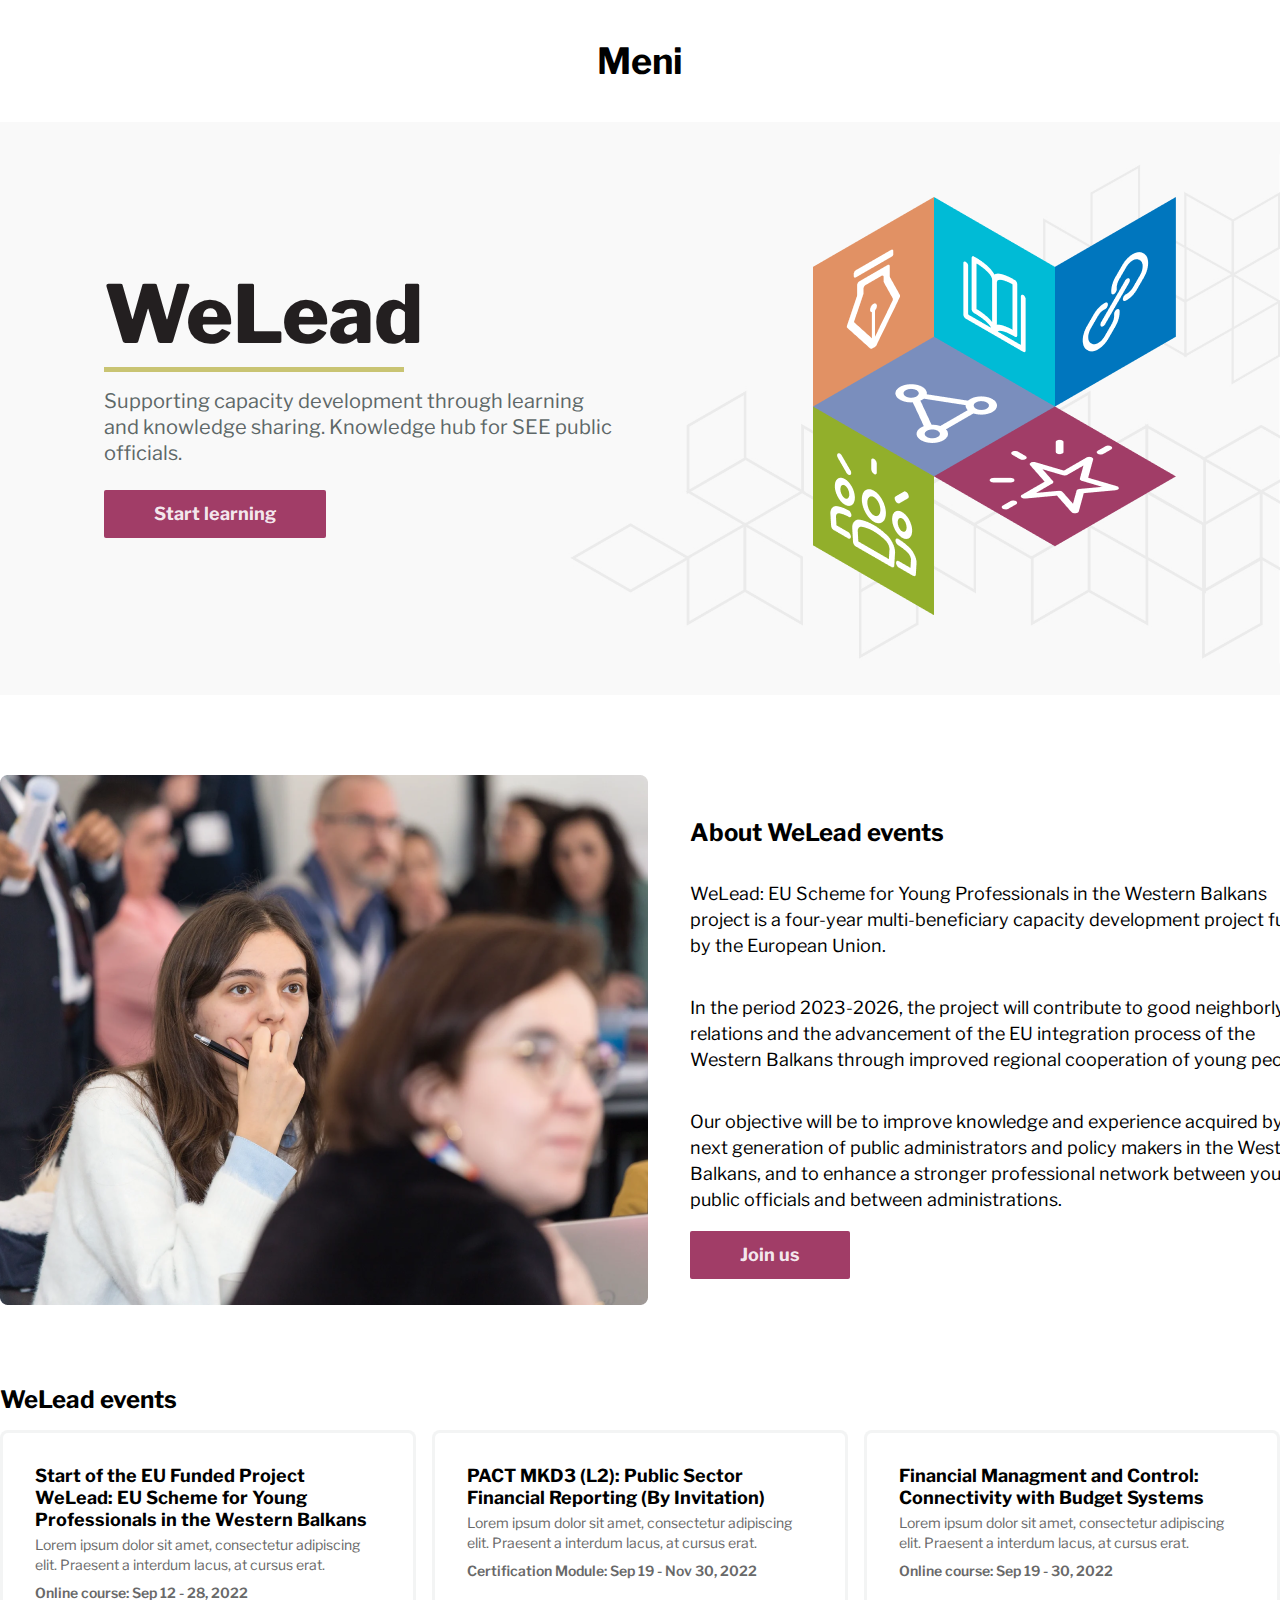
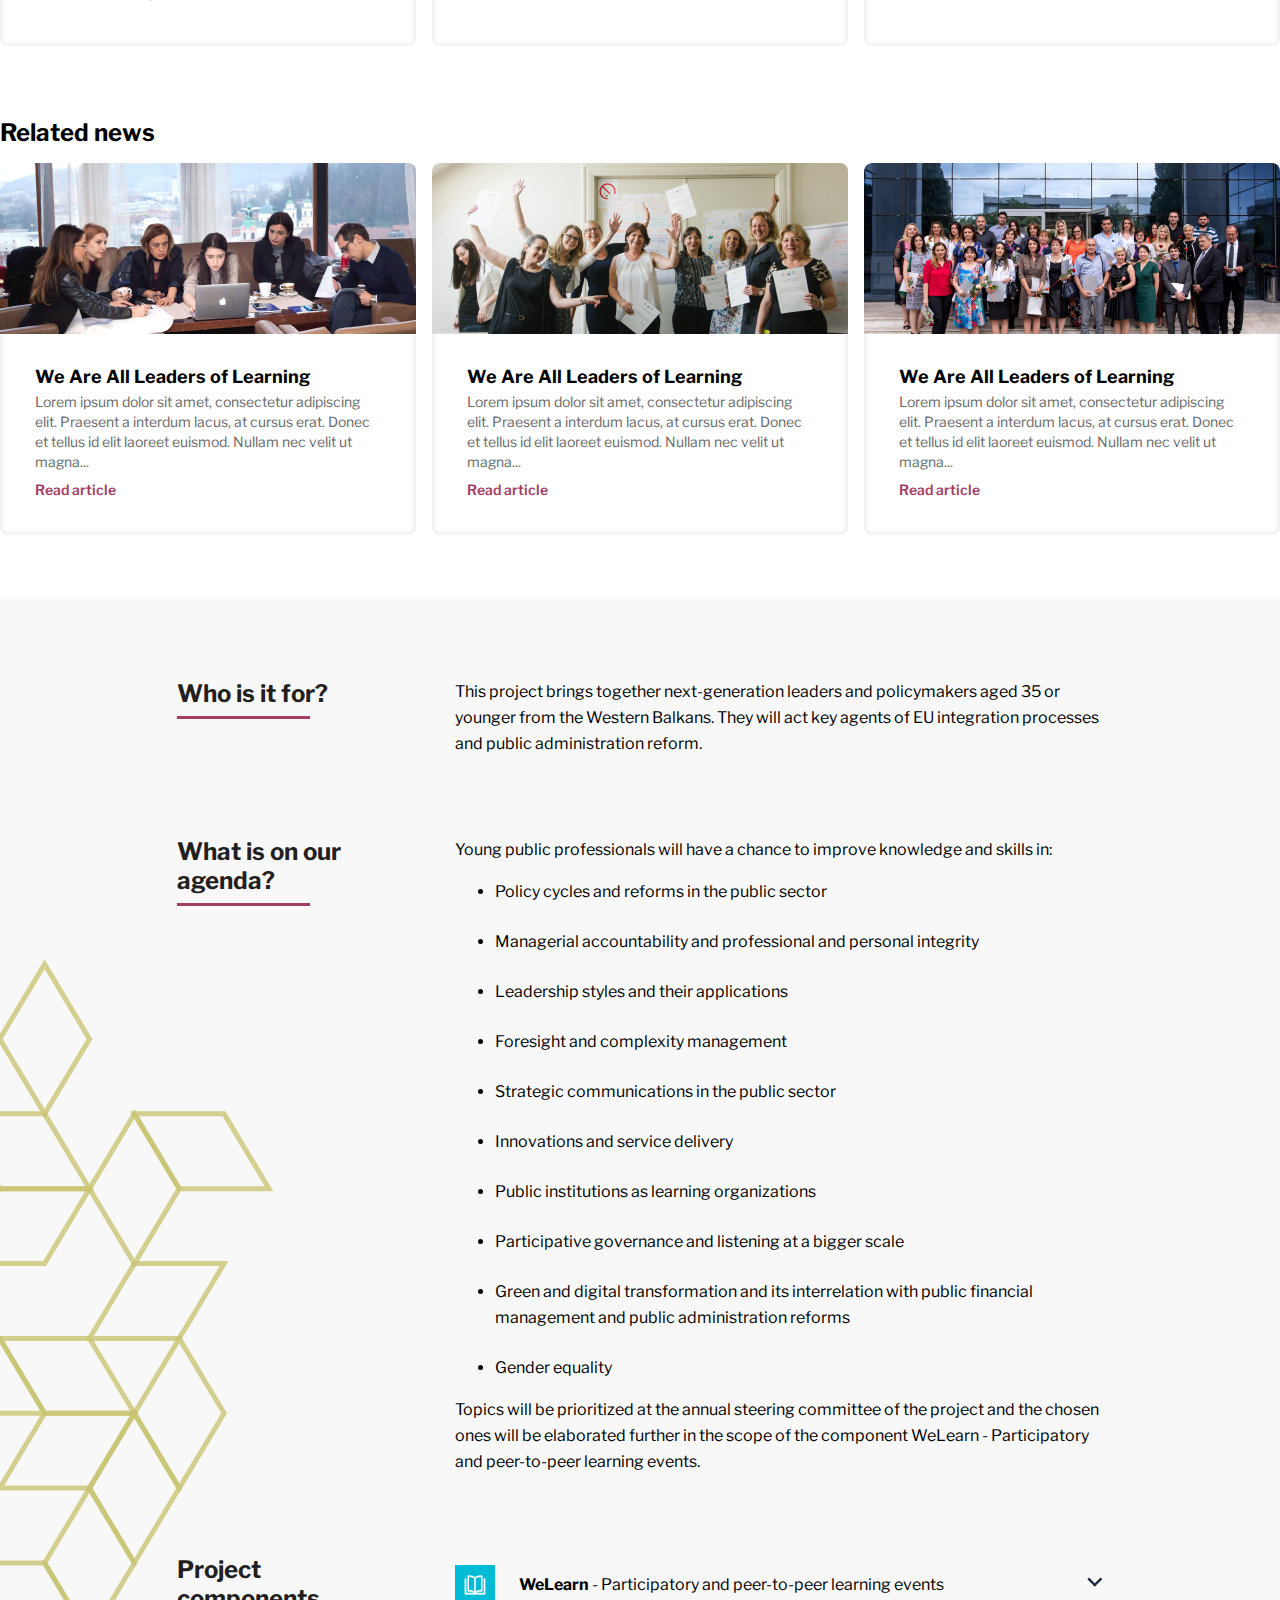
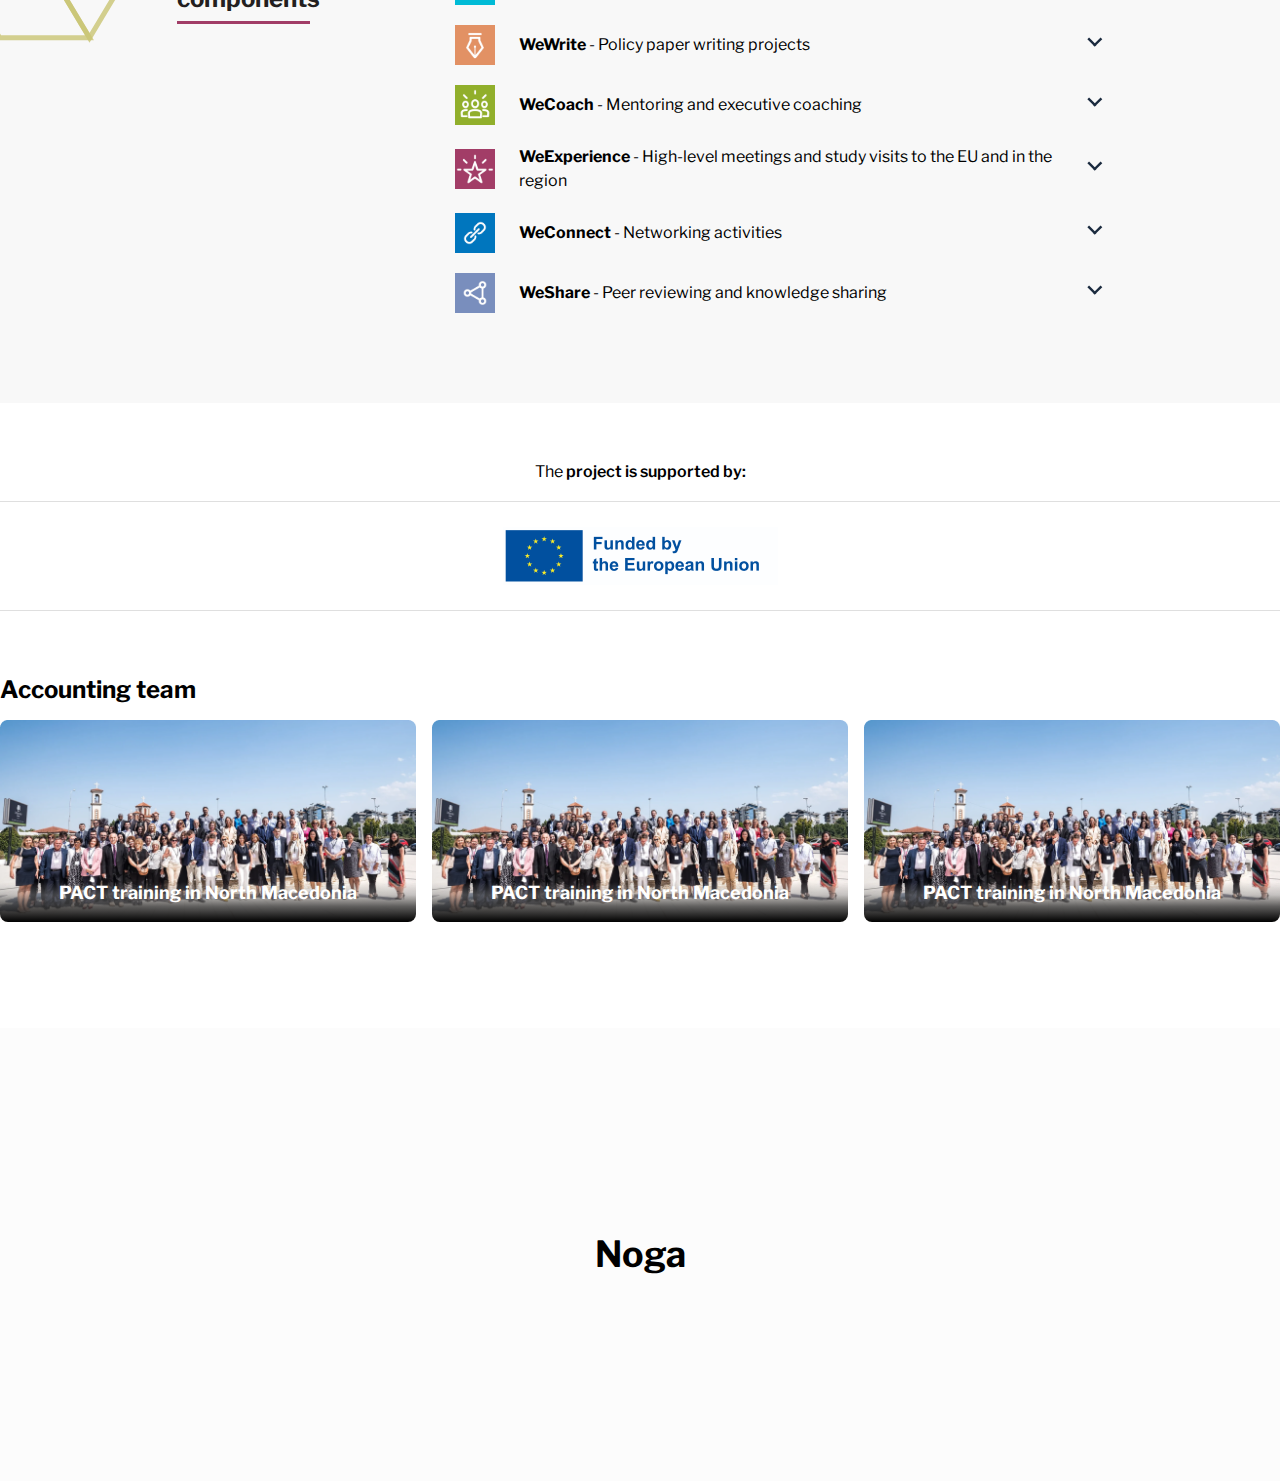
<file: CEF_version_2/WeLead/weLead.html>
<!DOCTYPE html>
<html lang="en">
  <head>
    <meta charset="UTF-8" />
    <meta http-equiv="X-UA-Compatible" content="IE=edge" />
    <meta name="viewport" content="width=device-width, initial-scale=1.0" />
    <link rel="stylesheet" href="weLead.css" />
    <link rel="stylesheet" href="../Global/style.css" />

    <link rel="preconnect" href="https://fonts.googleapis.com" />
    <link rel="preconnect" href="https://fonts.gstatic.com" crossorigin />
    <link
      href="https://fonts.googleapis.com/css2?family=Libre+Franklin:wght@300;400;500;700&family=Montserrat:wght@400;700&family=Rajdhani:wght@500&family=Roboto:wght@300;400;500;700&display=swap"
      rel="stylesheet"
    />

    <title>Document</title>
  </head>
  <body>
    <section id="navbar">
      <h1 class="header-lg">Meni</h1>
    </section>

    <section id="we_lead_showcase">
      <div class="container">
        <div class="showcase-wrapper">
          <div class="showcase-text">
            <h1 class="header-xl">WeLead</h1>
            <hr class="horizontal-line" />
            <p class="text-lg">
              Supporting capacity development through learning and knowledge
              sharing. Knowledge hub for SEE public officials.
            </p>
            <a href="#" class="btn-primary">Start learning</a>
          </div>
          <div class="showcase-img">
            <img src="./assets/showcase_img.png" alt="showcase image" />
          </div>
        </div>
      </div>
      <img
        src="./assets/Ozadje_CEF.jpg"
        class="img-fluid background-showcase"
        alt="showcase background"
      />
      <img
        src="./assets/Mobile_ozadje_CEF.jpg"
        class="img-fluid mobile-background"
        alt="showcase"
      />
    </section>

    <section id="events">
      <div class="container">
        <div class="grid-2-col">
          <img src="./assets/event_picture.png" alt="event picture" />
          <div class="about-event">
            <h1 class="header-lg-2">About WeLead events</h1>
            <p class="header-md-2">
              WeLead: EU Scheme for Young Professionals in the Western Balkans
              project is a four-year multi-beneficiary capacity development
              project funded by the European Union.
            </p>
            <p class="header-md-2">
              In the period 2023-2026, the project will contribute to good
              neighborly relations and the advancement of the EU integration
              process of the Western Balkans through improved regional
              cooperation of young people.
            </p>
            <p class="header-md-2">
              Our objective will be to improve knowledge and experience acquired
              by the next generation of public administrators and policy makers
              in the Western Balkans, and to enhance a stronger professional
              network between young public officials and between
              administrations.
            </p>
            <a href="#" class="btn-primary">Join us</a>
          </div>
        </div>
      </div>
    </section>

    <section id="events_list">
      <div class="container">
        <h1 class="header-lg-2">WeLead events</h1>
        <div class="grid-3-col">
          <a href="#">
            <div class="event-card">
              <h1 class="header-md">
                Start of the EU Funded Project WeLead: EU Scheme for Young
                Professionals in the Western Balkans
              </h1>
              <p class="event-text">
                Lorem ipsum dolor sit amet, consectetur adipiscing elit.
                Praesent a interdum lacus, at cursus erat.
              </p>
              <p class="event-date">Online course: Sep 12 - 28, 2022</p>
            </div>
          </a>

          <a href="#">
            <div class="event-card">
              <h1 class="header-md">
                PACT MKD3 (L2): Public Sector Financial Reporting (By
                Invitation)
              </h1>
              <p class="event-text">
                Lorem ipsum dolor sit amet, consectetur adipiscing elit.
                Praesent a interdum lacus, at cursus erat.
              </p>
              <p class="event-date">
                Certification Module: Sep 19 - Nov 30, 2022
              </p>
            </div>
          </a>

          <a href="#">
            <div class="event-card">
              <h1 class="header-md">
                Financial Managment and Control: Connectivity with Budget
                Systems
              </h1>
              <p class="event-text">
                Lorem ipsum dolor sit amet, consectetur adipiscing elit.
                Praesent a interdum lacus, at cursus erat.
              </p>
              <p class="event-date">Online course: Sep 19 - 30, 2022</p>
            </div>
          </a>
        </div>
      </div>
    </section>

    <section id="related_news">
      <div class="container">
        <h1 class="header-lg-2">Related news</h1>
        <div class="grid-3-col">
          <div class="news-card">
            <div class="news-img news-img-1"></div>
            <div class="news-info">
              <h1 class="header-md">We Are All Leaders of Learning</h1>
              <p class="event-text">
                Lorem ipsum dolor sit amet, consectetur adipiscing elit.
                Praesent a interdum lacus, at cursus erat. Donec et tellus id
                elit laoreet euismod. Nullam nec velit ut magna...
              </p>
              <a class="hyperlink">Read article</a>
            </div>
          </div>

          <div class="news-card">
            <div class="news-img news-img-2"></div>
            <div class="news-info">
              <h1 class="header-md">We Are All Leaders of Learning</h1>
              <p class="event-text">
                Lorem ipsum dolor sit amet, consectetur adipiscing elit.
                Praesent a interdum lacus, at cursus erat. Donec et tellus id
                elit laoreet euismod. Nullam nec velit ut magna...
              </p>
              <a class="hyperlink">Read article</a>
            </div>
          </div>

          <div class="news-card">
            <div class="news-img news-img-3"></div>
            <div class="news-info">
              <h1 class="header-md">We Are All Leaders of Learning</h1>
              <p class="event-text">
                Lorem ipsum dolor sit amet, consectetur adipiscing elit.
                Praesent a interdum lacus, at cursus erat. Donec et tellus id
                elit laoreet euismod. Nullam nec velit ut magna...
              </p>
              <a class="hyperlink">Read article</a>
            </div>
          </div>
        </div>
      </div>
    </section>

    <section id="event_description">
      <div class="container">
        <div class="description-list-wrapper">
          <div class="block-wrapper">
            <div class="description-list">
              <div class="list-header">
                <h1>Who is it for?</h1>
                <hr />
              </div>
              <div class="list-info">
                <p class="text-md">
                  This project brings together next-generation leaders and
                  policymakers aged 35 or younger from the Western Balkans. They
                  will act key agents of EU integration processes and public
                  administration reform.
                </p>
              </div>
            </div>
          </div>

          <div class="description-list">
            <div class="list-header">
              <h1>What is on our agenda?</h1>
              <hr />
            </div>
            <div class="list-info">
              <p class="text-md">
                Young public professionals will have a chance to improve
                knowledge and skills in:
              </p>
              <ul>
                <li class="text-md">
                  Policy cycles and reforms in the public sector
                </li>
                <li class="text-md">
                  Managerial accountability and professional and personal
                  integrity
                </li>
                <li class="text-md">
                  Leadership styles and their applications
                </li>
                <li class="text-md">Foresight and complexity management</li>
                <li class="text-md">
                  Strategic communications in the public sector
                </li>
                <li class="text-md">Innovations and service delivery</li>
                <li class="text-md">
                  Public institutions as learning organizations
                </li>
                <li class="text-md">
                  Participative governance and listening at a bigger scale
                </li>
                <li class="text-md">
                  Green and digital transformation and its interrelation with
                  public financial management and public administration reforms
                </li>
                <li class="text-md">Gender equality</li>
              </ul>

              <p class="text-md">
                Topics will be prioritized at the annual steering committee of
                the project and the chosen ones will be elaborated further in
                the scope of the component WeLearn - Participatory and
                peer-to-peer learning events.
              </p>
            </div>
          </div>

          <div class="description-list">
            <div class="list-header">
              <h1>Project components</h1>
              <hr />
            </div>
            <div class="list-info">
              <!-- bootstrap accordion-->
              <div class="accordion">
                <button class="accordion-button">
                  <div class="accordion-header">
                    <img src="../CEF_Grafike/WeLearn_icon.svg" alt="" />
                    <p>
                      <span class="bold">WeLearn</span> - Participatory and
                      peer-to-peer learning events
                    </p>
                  </div>
                  <div>
                    <span class="accordion-icon"></span>
                  </div>
                </button>
                <div class="accordion-content">
                  <h3>Topics will be chosen out of the following:</h3>
                  <ul>
                    <li class="text-list">
                      Policy cycles and reforms in the public sector
                    </li>
                    <li class="text-list">
                      Managerial accountability and professional and personal
                      integrity
                    </li>
                    <li class="text-list">
                      Leadership styles and their applications
                    </li>
                    <li class="text-list">
                      Foresight and complexity management
                    </li>
                    <li class="text-list">
                      Strategic communications in the public sector
                    </li>
                    <li class="text-list">Innovations and service delivery</li>
                    <li class="text-list">
                      Public institutions as learning organizations
                    </li>
                    <li class="text-list">
                      Participative governance and listening at a bigger scale
                    </li>
                    <li class="text-list">
                      Green transformation and its interrelation with public
                      financial management and public administration reforms
                    </li>
                    <li class="text-list">
                      Digital transformation and its interrelation with public
                      financial management and public administration reforms
                    </li>
                    <li class="text-list">Gender equality</li>
                    <li class="text-list">3 face-to-face activities</li>
                    <li class="text-list">
                      3 online activities at the CEF On-line Learning Campus
                      (OLC)
                    </li>
                  </ul>
                </div>
                <button class="accordion-button">
                  <div class="accordion-header">
                    <img src="../CEF_Grafike/WeWrite_icon.svg" alt="" />
                    <p>
                      <span class="bold">WeWrite</span> - Policy paper writing
                      projects
                    </p>
                  </div>

                  <div>
                    <span class="accordion-icon"></span>
                  </div>
                </button>
                <div class="accordion-content">
                  <p>Vsebina 2</p>
                </div>
                <button class="accordion-button">
                  <div class="accordion-header">
                    <img src="../CEF_Grafike/WeCoach_icon.svg" alt="" />
                    <p>
                      <span class="bold">WeCoach</span> - Mentoring and
                      executive coaching
                    </p>
                  </div>

                  <div>
                    <span class="accordion-icon"></span>
                  </div>
                </button>
                <div class="accordion-content">
                  <p>Vsebina 2</p>
                </div>
                <button class="accordion-button">
                  <div class="accordion-header">
                    <img src="../CEF_Grafike/WeExperience_icon.svg" alt="" />
                    <p>
                      <span class="bold">WeExperience</span> - High-level
                      meetings and study visits to the EU and in the region
                    </p>
                  </div>

                  <div>
                    <span class="accordion-icon"></span>
                  </div>
                </button>
                <div class="accordion-content">
                  <p>Vsebina 3</p>
                </div>
                <button class="accordion-button">
                  <div class="accordion-header">
                    <img src="../CEF_Grafike/WeConnect_icon.svg" alt="" />
                    <p>
                      <span class="bold">WeConnect</span> - Networking
                      activities
                    </p>
                  </div>

                  <div>
                    <span class="accordion-icon"></span>
                  </div>
                </button>
                <div class="accordion-content">
                  <p>Vsebina 4</p>
                </div>
                <button class="accordion-button">
                  <div class="accordion-header">
                    <img src="../CEF_Grafike/WeShare_icon.svg" alt="" />
                    <p>
                      <span class="bold">WeShare</span> - Peer reviewing and
                      knowledge sharing
                    </p>
                  </div>

                  <div>
                    <span class="accordion-icon"></span>
                  </div>
                </button>
                <div class="accordion-content">
                  <p>Vsebina 5</p>
                </div>
              </div>
            </div>
          </div>
        </div>
      </div>
      <img
        src="./assets/event_description_bg.svg"
        class="img-fluid event-description-background"
        alt=""
      />
    </section>

    <section id="sponsored_section">
      <div class="container">
        <h3 class="text-md">
          The<span class="bold"> project is supported by:</span>
        </h3>

        <div class="eu">
          <img src="./assets/eu.png" alt="eu" />
        </div>
      </div>
    </section>

    <section id="other_resources">
      <div class="container">
        <h1 class="header-lg-2">Accounting team</h1>
        <div class="grid-3-col">
          <div class="resource">
            <img
              src="./assets/resource.png"
              alt="Avatar"
              class="img-fluid image"
            />
            <div class="overlay">PACT training in North Macedonia</div>
          </div>
          <div class="resource">
            <img
              src="./assets/resource.png"
              alt="Avatar"
              class="img-fluid image"
            />
            <div class="overlay">PACT training in North Macedonia</div>
          </div>
          <div class="resource">
            <img
              src="./assets/resource.png"
              alt="Avatar"
              class="img-fluid image"
            />
            <div class="overlay">PACT training in North Macedonia</div>
          </div>
        </div>
      </div>
    </section>

    <section id="footer">
      <h1 class="header-lg">Noga</h1>
    </section>

    <script src="./js/accordion.js"></script>
  </body>
</html>
</file>
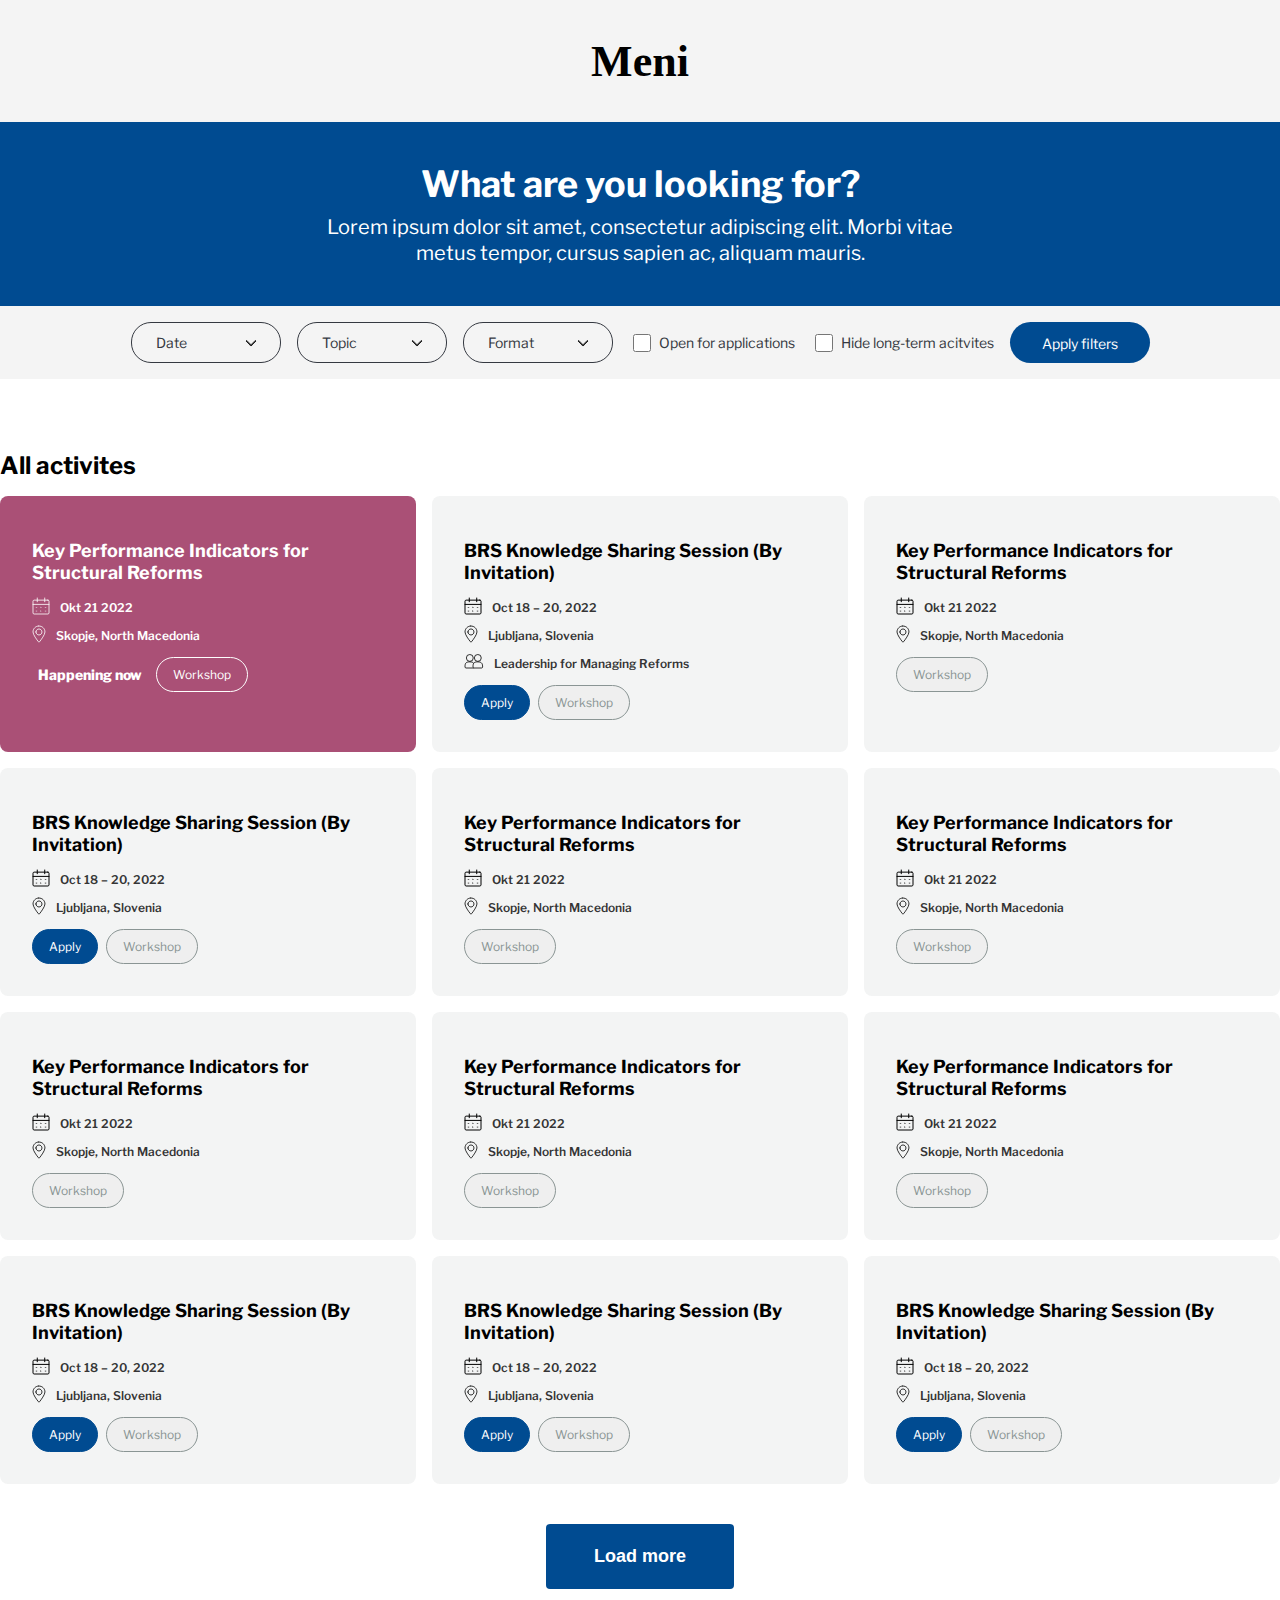
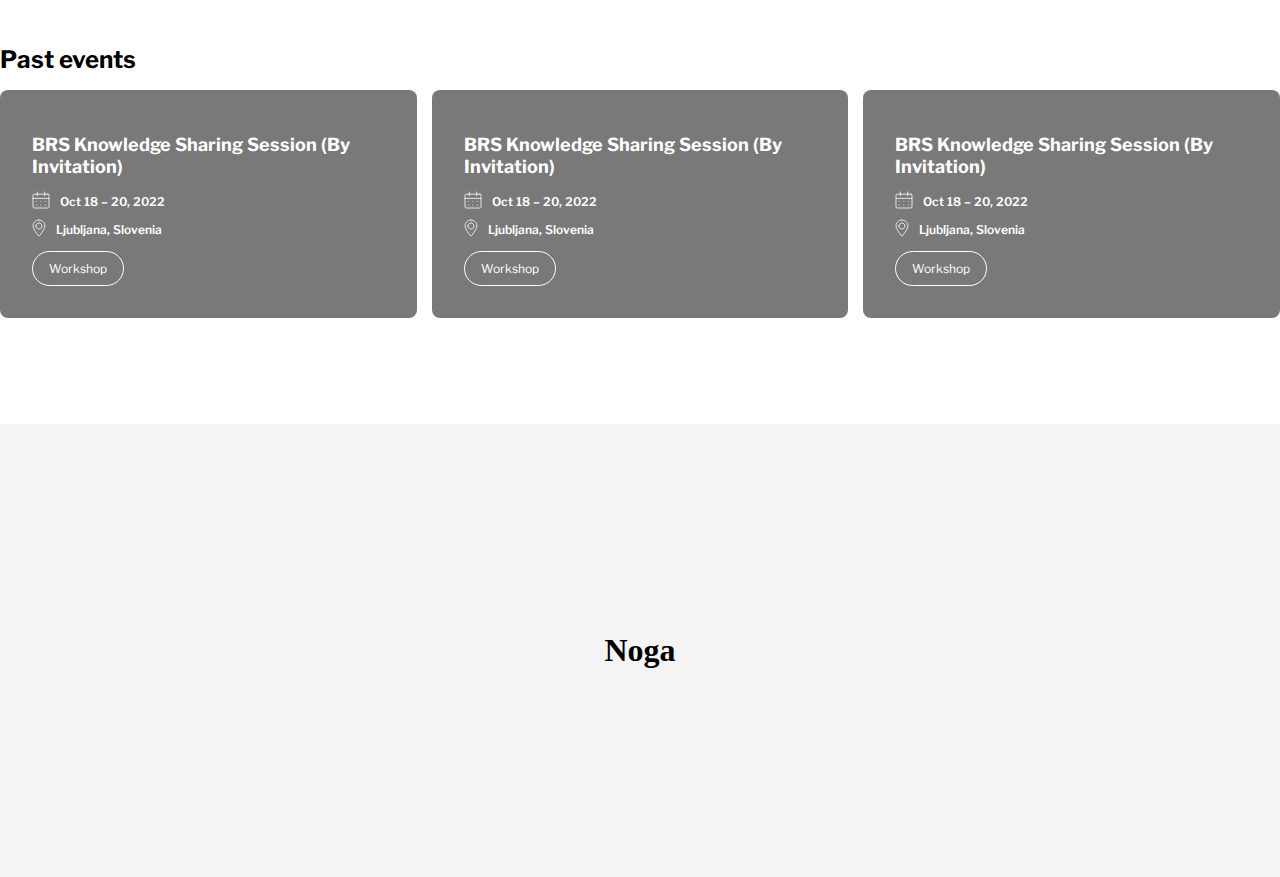
<file: CEF_version_3/pages/events/activities.html>
<!DOCTYPE html>
<html lang="en">
  <head>
    <meta charset="UTF-8" />
    <meta http-equiv="X-UA-Compatible" content="IE=edge" />
    <meta name="viewport" content="width=device-width, initial-scale=1.0" />
    <link rel="stylesheet" href="./activities.css" />
    <link rel="stylesheet" href="../../assets/style.css" />

    <link rel="preconnect" href="https://fonts.googleapis.com" />
    <link rel="preconnect" href="https://fonts.gstatic.com" crossorigin />
    <link
      href="https://fonts.googleapis.com/css2?family=Libre+Franklin:wght@300;400;500;700&family=Montserrat:wght@400;700&family=Rajdhani:wght@500&family=Roboto:wght@300;400;500;700&display=swap"
      rel="stylesheet"
    />
    <title>Document</title>
  </head>
  <body>
    <section id="navbar">
      <h1 class="header-lg">Meni</h1>
    </section>

    <section id="filter">
      <div class="filter-showcase">
        <h1>What are you looking for?</h1>
        <p>
          Lorem ipsum dolor sit amet, consectetur adipiscing elit. Morbi vitae
          metus tempor, cursus sapien ac, aliquam mauris.
        </p>
      </div>

      <div class="filter-wrapper">
        <form action="" id="filter-desktop">
          <div id="filter-inputs">
            <div class="select-wrapper">
              <select>
                <option value="date">Date</option>
                <option value="option1">Option 1</option>
                <option value="option2">Option 2</option>
              </select>
            </div>

            <div class="select-wrapper">
              <select>
                <option value="date">Topic</option>
                <option value="option1">Option 1</option>
                <option value="option2">Option 2</option>
              </select>
            </div>

            <div class="select-wrapper">
              <select>
                <option value="date">Format</option>
                <option value="option1">Option 1</option>
                <option value="option2">Option 2</option>
              </select>
            </div>

            <div class="checkbox-wrapper">
              <input type="checkbox" id="application-checkbox" />
              <label for="application-checkbox">Open for applications</label>
            </div>

            <div class="checkbox-wrapper">
              <input type="checkbox" id="application-checkbox" />
              <label for="application-checkbox">Hide long-term acitvites</label>
            </div>

            <button>Apply filters</button>
          </div>
        </form>

        <div id="mobile-filter">
          <button id="apply-filter-btn">
            <img src="../../assets/icons/filter-icon.svg" alt="filter" />
            <h3>Show filters</h3>
          </button>
        </div>
      </div>
    </section>

    <section id="events">
      <div class="container">
        <h1 class="header-lg-2">All activites</h1>
        <div class="grid-3-col">
          <div class="active-event event-card">
            <h1 class="header-md">
              Key Performance Indicators for Structural Reforms
            </h1>
            <span
              ><img src="./assets/calendar-white.svg" alt="koledar" />
              <h3 class="header-xs">Okt 21 2022</h3>
            </span>
            <span
              ><img src="./assets/pin-white.svg" alt="koledar" />
              <h3 class="header-xs">Skopje, North Macedonia</h3>
            </span>

            <div class="event-buttons">
              <button class="happening-now">Happening now</button>
              <button class="btn-gray"><a href="#">Workshop</a></button>
            </div>
          </div>

          <div class="event-card">
            <h1 class="header-md">
              BRS Knowledge Sharing Session (By Invitation)
            </h1>
            <span
              ><img src="./assets/calendar.svg" alt="koledar" />
              <h3 class="header-xs">Oct 18 – 20, 2022</h3>
            </span>
            <span
              ><img src="./assets/pin.svg" alt="koledar" />
              <h3 class="header-xs">Ljubljana, Slovenia</h3>
            </span>
            <span
              ><img src="./assets/people-icon.svg" alt="koledar" />
              <h3 class="header-xs">Leadership for Managing Reforms</h3>
            </span>
            <div class="event-buttons">
              <button class="btn-apply"><a href="">Apply</a></button>
              <button class="btn-gray"><a href="">Workshop</a></button>
            </div>
          </div>

          <div class="event-card">
            <h1 class="header-md">
              Key Performance Indicators for Structural Reforms
            </h1>
            <span
              ><img src="./assets/calendar.svg" alt="koledar" />
              <h3 class="header-xs">Okt 21 2022</h3>
            </span>
            <span
              ><img src="./assets/pin.svg" alt="koledar" />
              <h3 class="header-xs">Skopje, North Macedonia</h3>
            </span>

            <div class="event-buttons">
              <button class="btn-gray"><a href="">Workshop</a></button>
            </div>
          </div>

          <div class="event-card">
            <h1 class="header-md">
              BRS Knowledge Sharing Session (By Invitation)
            </h1>
            <span
              ><img src="./assets/calendar.svg" alt="koledar" />
              <h3 class="header-xs">Oct 18 – 20, 2022</h3>
            </span>
            <span
              ><img src="./assets/pin.svg" alt="koledar" />
              <h3 class="header-xs">Ljubljana, Slovenia</h3>
            </span>
            <div class="event-buttons">
              <button class="btn-apply"><a href="">Apply</a></button>
              <button class="btn-gray"><a href="">Workshop</a></button>
            </div>
          </div>

          <div class="event-card">
            <h1 class="header-md">
              Key Performance Indicators for Structural Reforms
            </h1>
            <span
              ><img src="./assets/calendar.svg" alt="koledar" />
              <h3 class="header-xs">Okt 21 2022</h3>
            </span>
            <span
              ><img src="./assets/pin.svg" alt="koledar" />
              <h3 class="header-xs">Skopje, North Macedonia</h3>
            </span>

            <div class="event-buttons">
              <button class="btn-gray"><a href="">Workshop</a></button>
            </div>
          </div>

          <div class="event-card">
            <h1 class="header-md">
              Key Performance Indicators for Structural Reforms
            </h1>
            <span
              ><img src="./assets/calendar.svg" alt="koledar" />
              <h3 class="header-xs">Okt 21 2022</h3>
            </span>
            <span
              ><img src="./assets/pin.svg" alt="koledar" />
              <h3 class="header-xs">Skopje, North Macedonia</h3>
            </span>

            <div class="event-buttons">
              <button class="btn-gray"><a href="">Workshop</a></button>
            </div>
          </div>

          <div class="event-card">
            <h1 class="header-md">
              Key Performance Indicators for Structural Reforms
            </h1>
            <span
              ><img src="./assets/calendar.svg" alt="koledar" />
              <h3 class="header-xs">Okt 21 2022</h3>
            </span>
            <span
              ><img src="./assets/pin.svg" alt="koledar" />
              <h3 class="header-xs">Skopje, North Macedonia</h3>
            </span>

            <div class="event-buttons">
              <button class="btn-gray"><a href="">Workshop</a></button>
            </div>
          </div>

          <div class="event-card">
            <h1 class="header-md">
              Key Performance Indicators for Structural Reforms
            </h1>
            <span
              ><img src="./assets/calendar.svg" alt="koledar" />
              <h3 class="header-xs">Okt 21 2022</h3>
            </span>
            <span
              ><img src="./assets/pin.svg" alt="koledar" />
              <h3 class="header-xs">Skopje, North Macedonia</h3>
            </span>

            <div class="event-buttons">
              <button class="btn-gray"><a href="">Workshop</a></button>
            </div>
          </div>

          <div class="event-card">
            <h1 class="header-md">
              Key Performance Indicators for Structural Reforms
            </h1>
            <span
              ><img src="./assets/calendar.svg" alt="koledar" />
              <h3 class="header-xs">Okt 21 2022</h3>
            </span>
            <span
              ><img src="./assets/pin.svg" alt="koledar" />
              <h3 class="header-xs">Skopje, North Macedonia</h3>
            </span>

            <div class="event-buttons">
              <button class="btn-gray"><a href="">Workshop</a></button>
            </div>
          </div>

          <div class="event-card">
            <h1 class="header-md">
              BRS Knowledge Sharing Session (By Invitation)
            </h1>
            <span
              ><img src="./assets/calendar.svg" alt="koledar" />
              <h3 class="header-xs">Oct 18 – 20, 2022</h3>
            </span>
            <span
              ><img src="./assets/pin.svg" alt="koledar" />
              <h3 class="header-xs">Ljubljana, Slovenia</h3>
            </span>
            <div class="event-buttons">
              <button class="btn-apply"><a href="">Apply</a></button>
              <button class="btn-gray"><a href="">Workshop</a></button>
            </div>
          </div>

          <div class="event-card">
            <h1 class="header-md">
              BRS Knowledge Sharing Session (By Invitation)
            </h1>
            <span
              ><img src="./assets/calendar.svg" alt="koledar" />
              <h3 class="header-xs">Oct 18 – 20, 2022</h3>
            </span>
            <span
              ><img src="./assets/pin.svg" alt="koledar" />
              <h3 class="header-xs">Ljubljana, Slovenia</h3>
            </span>
            <div class="event-buttons">
              <button class="btn-apply"><a href="">Apply</a></button>
              <button class="btn-gray"><a href="">Workshop</a></button>
            </div>
          </div>

          <div class="event-card">
            <h1 class="header-md">
              BRS Knowledge Sharing Session (By Invitation)
            </h1>
            <span
              ><img src="./assets/calendar.svg" alt="koledar" />
              <h3 class="header-xs">Oct 18 – 20, 2022</h3>
            </span>
            <span
              ><img src="./assets/pin.svg" alt="koledar" />
              <h3 class="header-xs">Ljubljana, Slovenia</h3>
            </span>
            <div class="event-buttons">
              <button class="btn-apply"><a href="">Apply</a></button>
              <button class="btn-gray"><a href="">Workshop</a></button>
            </div>
          </div>
        </div>

        <button class="btn-primary load-more">Load more</button>
      </div>
    </section>

    <section id="past-events">
      <div class="container">
        <h1 class="header-lg-2">Past events</h1>
        <div class="overflow-layout">
          <div class="overflow-card-container">
            <div class="event-card">
              <h1 class="header-md">
                BRS Knowledge Sharing Session (By Invitation)
              </h1>
              <span
                ><img src="./assets/calendar-white.svg" alt="koledar" />
                <h3 class="header-xs">Oct 18 – 20, 2022</h3>
              </span>
              <span
                ><img src="./assets/pin-white.svg" alt="koledar" />
                <h3 class="header-xs">Ljubljana, Slovenia</h3>
              </span>
              <div class="event-buttons">
                <button class="btn-gray"><a href="">Workshop</a></button>
              </div>
            </div>

            <div class="event-card">
              <h1 class="header-md">
                BRS Knowledge Sharing Session (By Invitation)
              </h1>
              <span
                ><img src="./assets/calendar-white.svg" alt="koledar" />
                <h3 class="header-xs">Oct 18 – 20, 2022</h3>
              </span>
              <span
                ><img src="./assets/pin-white.svg" alt="koledar" />
                <h3 class="header-xs">Ljubljana, Slovenia</h3>
              </span>
              <div class="event-buttons">
                <button class="btn-gray"><a href="">Workshop</a></button>
              </div>
            </div>

            <div class="event-card">
              <h1 class="header-md">
                BRS Knowledge Sharing Session (By Invitation)
              </h1>
              <span
                ><img src="./assets/calendar-white.svg" alt="koledar" />
                <h3 class="header-xs">Oct 18 – 20, 2022</h3>
              </span>
              <span
                ><img src="./assets/pin-white.svg" alt="koledar" />
                <h3 class="header-xs">Ljubljana, Slovenia</h3>
              </span>
              <div class="event-buttons">
                <button class="btn-gray"><a href="">Workshop</a></button>
              </div>
            </div>
          </div>
        </div>
      </div>
    </section>

    <div id="filter-overlay" class="hidden">
      <div class="overlay-content">
        <div class="overlay-header">
          <h1>Filters</h1>
          <button id="close-overlay-btn">
            <img src="../../assets/icons/close-icon.svg" alt="close" />
          </button>
        </div>

        <div class="overlay-body">
          <form action="" id="filter-mobile">
            <div id="filter-inputs">
              <div class="select-wrapper">
                <select>
                  <option value="date">Date</option>
                  <option value="option1">Option 1</option>
                  <option value="option2">Option 2</option>
                </select>
              </div>

              <div class="select-wrapper">
                <select>
                  <option value="date">Topic</option>
                  <option value="option1">Option 1</option>
                  <option value="option2">Option 2</option>
                </select>
              </div>

              <div class="select-wrapper">
                <select>
                  <option value="date">Format</option>
                  <option value="option1">Option 1</option>
                  <option value="option2">Option 2</option>
                </select>
              </div>

              <div class="checkbox-wrapper">
                <input type="checkbox" id="application-checkbox" />
                <label for="application-checkbox">Open for applications</label>
              </div>

              <div class="checkbox-wrapper">
                <input type="checkbox" id="application-checkbox" />
                <label for="application-checkbox"
                  >Hide long-term acitvites</label
                >
              </div>
            </div>
            <button id="save-filters-btn">Apply filters</button>
          </form>
        </div>
      </div>
    </div>

    <section id="footer">
      <h1 class="header-lg">Noga</h1>
    </section>

    <script src="./popups.js"></script>
    <script src="./drag.js"></script>
  </body>
</html>
</file>
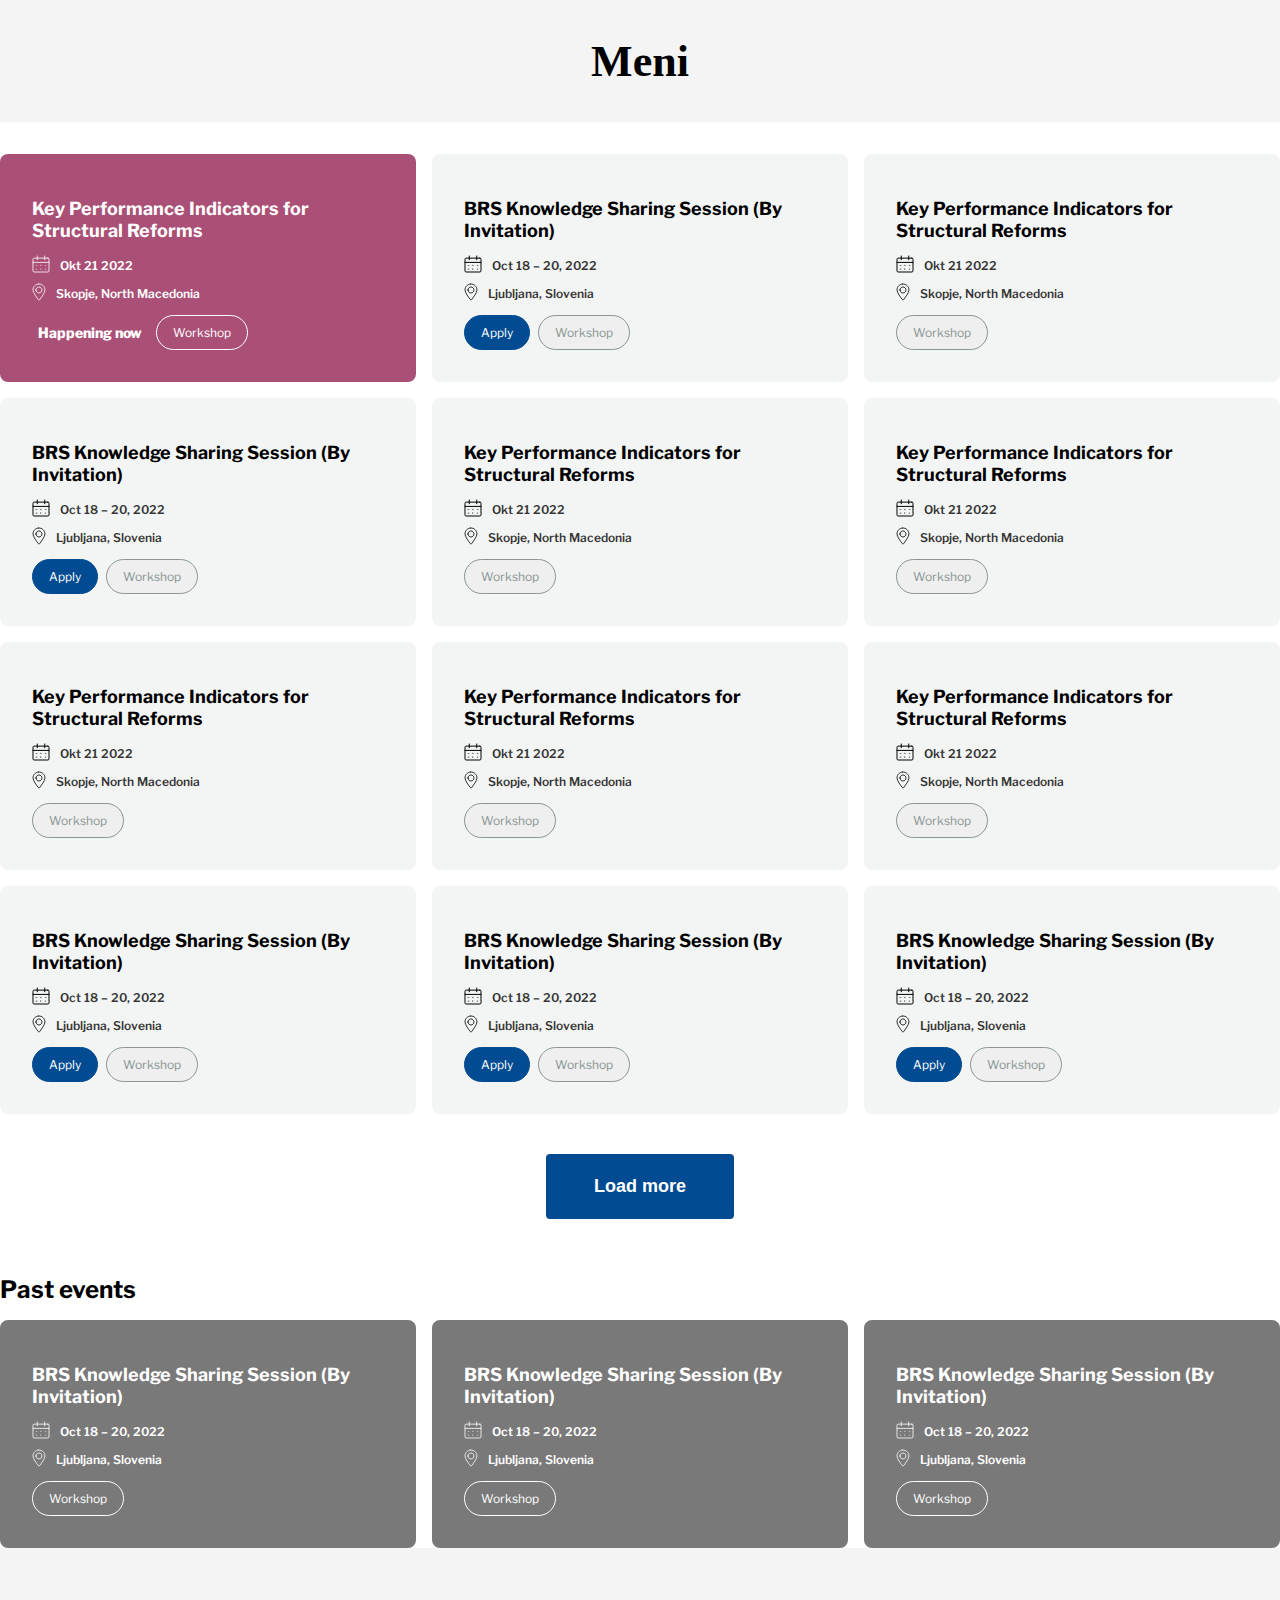
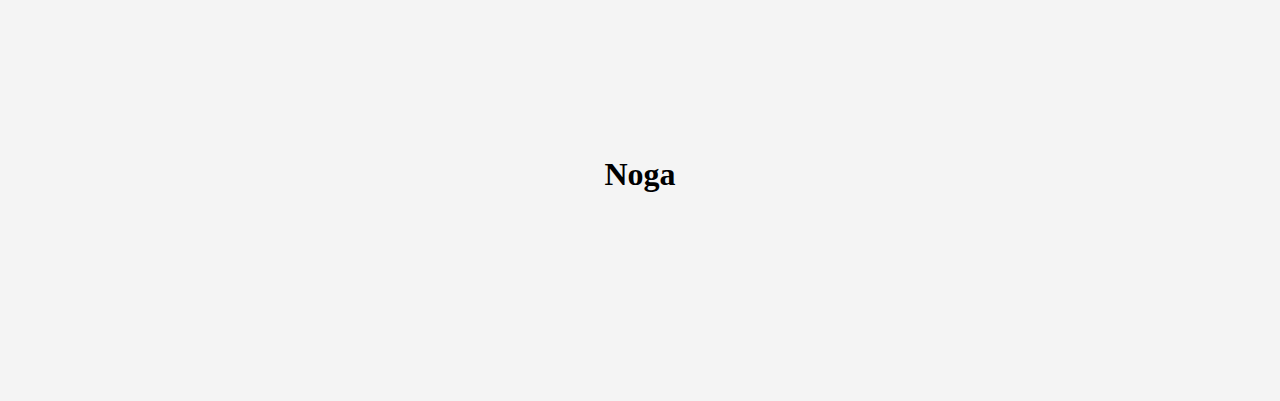
<file: CEF_version_3/pages/events/events.html>
<!DOCTYPE html>
<html lang="en">
  <head>
    <meta charset="UTF-8" />
    <meta http-equiv="X-UA-Compatible" content="IE=edge" />
    <meta name="viewport" content="width=device-width, initial-scale=1.0" />
    <link rel="stylesheet" href="./events.css" />
    <link rel="stylesheet" href="../../assets/style.css" />

    <link rel="preconnect" href="https://fonts.googleapis.com" />
    <link rel="preconnect" href="https://fonts.gstatic.com" crossorigin />
    <link
      href="https://fonts.googleapis.com/css2?family=Libre+Franklin:wght@300;400;500;700&family=Montserrat:wght@400;700&family=Rajdhani:wght@500&family=Roboto:wght@300;400;500;700&display=swap"
      rel="stylesheet"
    />
    <title>Document</title>
  </head>
  <body>
    <section id="navbar">
      <h1 class="header-lg">Meni</h1>
    </section>

    <section id="events">
      <div class="container">
        <div class="grid-3-col">
          <div class="active-event event-card">
            <h1 class="header-md">
              Key Performance Indicators for Structural Reforms
            </h1>
            <span
              ><img src="./assets/calendar-white.svg" alt="koledar" />
              <h3 class="header-xs">Okt 21 2022</h3>
            </span>
            <span
              ><img src="./assets/pin-white.svg" alt="koledar" />
              <h3 class="header-xs">Skopje, North Macedonia</h3>
            </span>

            <div class="event-buttons">
              <button class="happening-now">Happening now</button>
              <button class="btn-gray"><a href="#">Workshop</a></button>
            </div>
          </div>

          <div class="event-card">
            <h1 class="header-md">
              BRS Knowledge Sharing Session (By Invitation)
            </h1>
            <span
              ><img src="./assets/calendar.svg" alt="koledar" />
              <h3 class="header-xs">Oct 18 – 20, 2022</h3>
            </span>
            <span
              ><img src="./assets/pin.svg" alt="koledar" />
              <h3 class="header-xs">Ljubljana, Slovenia</h3>
            </span>
            <div class="event-buttons">
              <button class="btn-apply"><a href="">Apply</a></button>
              <button class="btn-gray"><a href="">Workshop</a></button>
            </div>
          </div>

          <div class="event-card">
            <h1 class="header-md">
              Key Performance Indicators for Structural Reforms
            </h1>
            <span
              ><img src="./assets/calendar.svg" alt="koledar" />
              <h3 class="header-xs">Okt 21 2022</h3>
            </span>
            <span
              ><img src="./assets/pin.svg" alt="koledar" />
              <h3 class="header-xs">Skopje, North Macedonia</h3>
            </span>

            <div class="event-buttons">
              <button class="btn-gray"><a href="">Workshop</a></button>
            </div>
          </div>

          <div class="event-card">
            <h1 class="header-md">
              BRS Knowledge Sharing Session (By Invitation)
            </h1>
            <span
              ><img src="./assets/calendar.svg" alt="koledar" />
              <h3 class="header-xs">Oct 18 – 20, 2022</h3>
            </span>
            <span
              ><img src="./assets/pin.svg" alt="koledar" />
              <h3 class="header-xs">Ljubljana, Slovenia</h3>
            </span>
            <div class="event-buttons">
              <button class="btn-apply"><a href="">Apply</a></button>
              <button class="btn-gray"><a href="">Workshop</a></button>
            </div>
          </div>

          <div class="event-card">
            <h1 class="header-md">
              Key Performance Indicators for Structural Reforms
            </h1>
            <span
              ><img src="./assets/calendar.svg" alt="koledar" />
              <h3 class="header-xs">Okt 21 2022</h3>
            </span>
            <span
              ><img src="./assets/pin.svg" alt="koledar" />
              <h3 class="header-xs">Skopje, North Macedonia</h3>
            </span>

            <div class="event-buttons">
              <button class="btn-gray"><a href="">Workshop</a></button>
            </div>
          </div>

          <div class="event-card">
            <h1 class="header-md">
              Key Performance Indicators for Structural Reforms
            </h1>
            <span
              ><img src="./assets/calendar.svg" alt="koledar" />
              <h3 class="header-xs">Okt 21 2022</h3>
            </span>
            <span
              ><img src="./assets/pin.svg" alt="koledar" />
              <h3 class="header-xs">Skopje, North Macedonia</h3>
            </span>

            <div class="event-buttons">
              <button class="btn-gray"><a href="">Workshop</a></button>
            </div>
          </div>

          <div class="event-card">
            <h1 class="header-md">
              Key Performance Indicators for Structural Reforms
            </h1>
            <span
              ><img src="./assets/calendar.svg" alt="koledar" />
              <h3 class="header-xs">Okt 21 2022</h3>
            </span>
            <span
              ><img src="./assets/pin.svg" alt="koledar" />
              <h3 class="header-xs">Skopje, North Macedonia</h3>
            </span>

            <div class="event-buttons">
              <button class="btn-gray"><a href="">Workshop</a></button>
            </div>
          </div>

          <div class="event-card">
            <h1 class="header-md">
              Key Performance Indicators for Structural Reforms
            </h1>
            <span
              ><img src="./assets/calendar.svg" alt="koledar" />
              <h3 class="header-xs">Okt 21 2022</h3>
            </span>
            <span
              ><img src="./assets/pin.svg" alt="koledar" />
              <h3 class="header-xs">Skopje, North Macedonia</h3>
            </span>

            <div class="event-buttons">
              <button class="btn-gray"><a href="">Workshop</a></button>
            </div>
          </div>

          <div class="event-card">
            <h1 class="header-md">
              Key Performance Indicators for Structural Reforms
            </h1>
            <span
              ><img src="./assets/calendar.svg" alt="koledar" />
              <h3 class="header-xs">Okt 21 2022</h3>
            </span>
            <span
              ><img src="./assets/pin.svg" alt="koledar" />
              <h3 class="header-xs">Skopje, North Macedonia</h3>
            </span>

            <div class="event-buttons">
              <button class="btn-gray"><a href="">Workshop</a></button>
            </div>
          </div>

          <div class="event-card">
            <h1 class="header-md">
              BRS Knowledge Sharing Session (By Invitation)
            </h1>
            <span
              ><img src="./assets/calendar.svg" alt="koledar" />
              <h3 class="header-xs">Oct 18 – 20, 2022</h3>
            </span>
            <span
              ><img src="./assets/pin.svg" alt="koledar" />
              <h3 class="header-xs">Ljubljana, Slovenia</h3>
            </span>
            <div class="event-buttons">
              <button class="btn-apply"><a href="">Apply</a></button>
              <button class="btn-gray"><a href="">Workshop</a></button>
            </div>
          </div>

          <div class="event-card">
            <h1 class="header-md">
              BRS Knowledge Sharing Session (By Invitation)
            </h1>
            <span
              ><img src="./assets/calendar.svg" alt="koledar" />
              <h3 class="header-xs">Oct 18 – 20, 2022</h3>
            </span>
            <span
              ><img src="./assets/pin.svg" alt="koledar" />
              <h3 class="header-xs">Ljubljana, Slovenia</h3>
            </span>
            <div class="event-buttons">
              <button class="btn-apply"><a href="">Apply</a></button>
              <button class="btn-gray"><a href="">Workshop</a></button>
            </div>
          </div>

          <div class="event-card">
            <h1 class="header-md">
              BRS Knowledge Sharing Session (By Invitation)
            </h1>
            <span
              ><img src="./assets/calendar.svg" alt="koledar" />
              <h3 class="header-xs">Oct 18 – 20, 2022</h3>
            </span>
            <span
              ><img src="./assets/pin.svg" alt="koledar" />
              <h3 class="header-xs">Ljubljana, Slovenia</h3>
            </span>
            <div class="event-buttons">
              <button class="btn-apply"><a href="">Apply</a></button>
              <button class="btn-gray"><a href="">Workshop</a></button>
            </div>
          </div>
        </div>

        <button class="btn-primary load-more">Load more</button>
      </div>
    </section>

    <section id="past-events">
      <div class="container">
        <h1 class="header-lg-2">Past events</h1>
        <div class="grid-3-col">
          <div class="event-card">
            <h1 class="header-md">
              BRS Knowledge Sharing Session (By Invitation)
            </h1>
            <span
              ><img src="./assets/calendar-white.svg" alt="koledar" />
              <h3 class="header-xs">Oct 18 – 20, 2022</h3>
            </span>
            <span
              ><img src="./assets/pin-white.svg" alt="koledar" />
              <h3 class="header-xs">Ljubljana, Slovenia</h3>
            </span>
            <div class="event-buttons">
              <button class="btn-gray"><a href="">Workshop</a></button>
            </div>
          </div>

          <div class="event-card">
            <h1 class="header-md">
              BRS Knowledge Sharing Session (By Invitation)
            </h1>
            <span
              ><img src="./assets/calendar-white.svg" alt="koledar" />
              <h3 class="header-xs">Oct 18 – 20, 2022</h3>
            </span>
            <span
              ><img src="./assets/pin-white.svg" alt="koledar" />
              <h3 class="header-xs">Ljubljana, Slovenia</h3>
            </span>
            <div class="event-buttons">
              <button class="btn-gray"><a href="">Workshop</a></button>
            </div>
          </div>

          <div class="event-card">
            <h1 class="header-md">
              BRS Knowledge Sharing Session (By Invitation)
            </h1>
            <span
              ><img src="./assets/calendar-white.svg" alt="koledar" />
              <h3 class="header-xs">Oct 18 – 20, 2022</h3>
            </span>
            <span
              ><img src="./assets/pin-white.svg" alt="koledar" />
              <h3 class="header-xs">Ljubljana, Slovenia</h3>
            </span>
            <div class="event-buttons">
              <button class="btn-gray"><a href="">Workshop</a></button>
            </div>
          </div>
        </div>
      </div>
    </section>

    <section id="footer">
      <h1 class="header-lg">Noga</h1>
    </section>
  </body>
</html>
</file>
<file: CEF_version_3/assets/style.css>
body,
html {
  padding: 0px;
  margin: 0px;
}

#navbar {
  height: 122px;
  width: 100%;
  display: block;
  display: flex;
  justify-content: center;
  align-items: center;
  font-size: 22px;
  background: #f4f4f4;
}

.container {
  max-width: 1310px;
  margin: 0 auto;
  width: 100%;
  height: 100%;
}

#footer {
  background: #f4f4f4;
  display: flex;
  justify-content: center;
  align-items: center;
  min-height: 453px;
}

.button-primary {
  background-color: #004b91;
  border-radius: 2px;
  padding: 11px 28px 12px 29px;
  border: none;
  outline: none;
  color: white;
}

.btn-primary:active {
  transform: scale(0.95);
}

.text-sm {
  font-family: "Libre Franklin";
  font-size: 14px;
  line-height: 26px;
}

.text-base {
  font-family: "Libre Franklin";
  font-size: 18px;
}

.text-lg {
  font-family: "Libre Franklin";
  font-size: 22px;
}

.header-md {
  font-family: "Libre Franklin";
  font-style: normal;
  font-weight: 700;
  font-size: 18px;
  line-height: 22px;
  color: black;
}

.header-xs {
  font-family: "Libre Franklin";
  font-style: normal;
  font-weight: 600;
  font-size: 12px;
  line-height: 15px;
  color: rgba(0, 0, 0, 0.8);
}

.header-lg-2 {
  font-family: "Libre Franklin";
  font-style: normal;
  font-weight: 700;
  font-size: 24px;
  line-height: 29px;
  color: black;
}

.text-xl {
  font-size: 36px;
  font-family: "Libre Franklin";
}

.black {
  color: black;
}

.gray {
  color: #5e6868;
}

.font-bold {
  font-weight: bold;
}

.font-semibold {
  font-weight: 600;
}

button {
  cursor: pointer;
}

button:active {
  transform: scale(0.95);
}

/* grid sistemi */
.grid-2-col {
  display: grid;
  grid-column-gap: 50px;
  grid-template-columns: 50% 50%;
}

.grid-3-col {
  display: grid;
  grid-column-gap: 16px;
  grid-template-columns: repeat(3, 1fr);
  grid-row-gap: 16px;
}

.grid-7-col {
  display: grid;
  grid-column-gap: 32px;
  grid-template-columns: repeat(7, 1fr);
}

.grid-3-col {
  display: grid;
  grid-column-gap: 16px;
  grid-template-columns: repeat(3, 1fr);
}

.grid-4-col {
  display: grid;
  grid-column-gap: 16px;
  grid-template-columns: repeat(4, 1fr);
}

.supported-grid {
  display: grid;
  grid-template-columns: repeat(4, 244px);
}

@media screen and (max-width: 560px) {
  /* Tipografija */
  .header-lg {
    font-size: 27px;
    line-height: 33px;
  }

  .text-lg {
    font-size: 18px;
    line-height: 26px;
  }

  .header-md {
    font-size: 18px;
    line-height: 22px;
  }

  .text-md {
    font-size: 16px;
    line-height: 26px;
  }

  .header-lg-2 {
    font-size: 18px;
    line-height: 22px;
  }

  .text-xl {
    font-size: 27px;
  }

  /* grid sistemi */
  .grid-2-col {
    grid-column-gap: 0px;
    grid-template-columns: 100%;
  }

  .grid-3-col {
    grid-template-columns: repeat(1, 1fr);
  }

  .grid-4-col {
    grid-template-columns: repeat(1, 1fr);
  }
}
</file>
<file: CEF_version_3/pages/profile/profile.css>
#profile-page {
  padding: 0px 20px;
}

#profile_header_section {
  padding-top: 83px;
}

.profile-header-wrapper {
  display: flex;
  justify-content: space-between;
  align-items: center;
}

.avatar-wrapper {
  display: flex;
  flex-direction: row;
  column-gap: 24px;
  align-items: center;
}

.avatar {
  width: 150px;
  height: 150px;
  border-radius: 50%;
  background: #bfbfbf;
  justify-content: center;
  align-items: center;
  display: flex;
  position: relative;
}

#avatar-edit {
  position: absolute;
  width: 34px;
  height: 34px;
  border-radius: 50%;
  background: #004b91;
  justify-content: center;
  align-items: center;
  display: flex;
  right: 0px;
  bottom: 0px;
}

.avatar-wrapper h1 {
  margin: 0px;
}

.avatar-wrapper p {
  margin: 0px;
}

#profile_details_section {
  padding-top: 40px;
}

#profile_details_section h1,
p {
  margin: 0px;
}

.profile-section {
  padding: 32px 0px 54px 0px;
  border-bottom: 1px solid #dfdfdf;
}

#personal_data {
  display: flex;
  flex-direction: row;
  column-gap: 194px;
}

.profile-inputs {
  display: flex;
  flex-direction: column;
  row-gap: 16px;
}

.profile-input-group {
  display: flex;
  flex-direction: row;
  column-gap: 30px;
}

.profile-input-group h3 {
  color: #1b1b1b;
  font-size: 16px;
  line-height: 26px;
  font-family: "Libre Franklin";
  font-weight: 500;
  margin: 0px;
  margin-top: 2px;
}

.profile-input-group div {
  display: flex;
  flex-direction: column;
  min-width: 316px;
}

.required:after {
  content: " *";
  color: red;
}

.profile-input-group input {
  border: 1px solid #dfdfdf;
  border-radius: 4px;
  padding: 8px 16px 6px 16px;
  color: #a8a8a8;
  font-size: 16px;
  line-height: 26px;
}

select {
  width: 100%;
  padding: 11px 24px 11px 24px;
  font-size: 14px;
  font-family: "Libre Franklin";
  color: #353941;
  background-color: transparent;
  border: 1px solid #dfdfdf;
  border-radius: 4px;
  appearance: none;
  outline: none;
  cursor: pointer;
}

.select-parent {
  position: relative;
}

.select-wrapper::after {
  content: "";
  position: absolute;
  bottom: 8px;
  right: 10px;
  width: 12px;
  height: 12px;
  background-image: url("../../assets/icons/arrow-down.svg");
  background-size: contain;
  background-repeat: no-repeat;
  transform: translateY(-50%);
  pointer-events: none;
}

#certificates {
  display: flex;
  flex-direction: row;
  column-gap: 194px;
}

#job_information {
  display: flex;
  flex-direction: row;
  column-gap: 194px;
}

#password_information {
  display: flex;
  flex-direction: row;
  column-gap: 194px;
}

#change-password-btn {
  background: #004b91;
  color: white;
  padding: 11px 29px;
  font-size: 14px;
  font-weight: 600;
  font-family: "Libre Franklin";
  outline: none;
  border: none;
  border-radius: 2px;
}

.certificate-card {
  background-color: #fdfdfd;
  border: 1px solid #dfdfdf;
  padding: 24px;
  border-radius: 8px;
  box-sizing: border-box;
  min-width: 206px;
}

.certificate-card img {
  margin-bottom: 12.2px;
  max-width: 100%;
}

.certificate-card-button-blue {
  border-radius: 16px;
  outline: none;
  border: none;
  background: #004b91;
  color: white;
  font-size: 10px;
  font-family: "Libre Franklin";
  padding: 6px 10px;
  margin-top: 10px;
}

.certificate-card-button-red {
  border-radius: 16px;
  outline: none;
  border: none;
  background: #c3261b;
  color: white;
  font-size: 10px;
  font-family: "Libre Franklin";
  padding: 6px 10px;
  margin-top: 10px;
}

.certificate-card-button-orange {
  border-radius: 16px;
  outline: none;
  border: none;
  background: #c98056;
  color: white;
  font-size: 10px;
  font-family: "Libre Franklin";
  padding: 6px 10px;
  margin-top: 10px;
}

#groups {
  display: flex;
  flex-direction: row;
  column-gap: 194px;
}

.group-card {
  background: rgba(138, 149, 148, 0.1);
  padding: 24px;
  border-radius: 8px;
  box-sizing: border-box;
  display: flex;
  justify-content: center;
  flex-direction: column;
  align-items: center;
  min-width: 206px;
}

.group-card a {
  margin-top: 4px;
}

.group-avatar {
  width: 66px;
  height: 66px;
  border-radius: 50%;
  margin-bottom: 24px;
  background: #004b91;
  text-align: center;
  display: flex;
  justify-content: center;
  align-items: center;
  font-size: 24px;
  color: white;
  font-family: "Libre Franklin";
}

#current-activities {
  display: flex;
  flex-direction: row;
  column-gap: 194px;
}

#current-activities h1,
p {
  margin: 0px;
}

.overflow-layout {
  flex-grow: 1;
  overflow: hidden;
  position: relative;
}

.acitvity-card {
  background: rgba(138, 149, 148, 0.1);
  padding: 32px 40px 32px 32px;
  border-radius: 8px;
  box-sizing: border-box;
  display: flex;
  justify-content: flex-start;
  flex-direction: column;
  align-items: start;
  min-width: 427px;
}

.acitvity-card h1 {
  margin-bottom: 13px !important;
}

.card-item {
  display: flex;
  justify-content: flex-start;
  align-items: center;
  font-size: 12px;
  font-weight: 600;
  font-family: "Libre Franklin";
  width: 100%;
  column-gap: 10px;
  margin-bottom: 9px;
}

.acitvity-button {
  outline: none;
  border: 1px solid #8a9594;
  padding: 9px 16px;
  font-size: 12px;
  font-weight: 400;
  border-radius: 30px;
  margin-top: 12px;
}

#past-activities {
  display: flex;
  flex-direction: row;
  column-gap: 194px;
  margin-bottom: 30px;
}

#past-activities h1 {
  margin-bottom: 13px !important;
}

.activities-text {
  flex-shrink: 0;
  white-space: nowrap;
}

.past-acitvity-card {
  background: #797979;
  padding: 32px 40px 32px 32px;
  border-radius: 8px;
  box-sizing: border-box;
  display: flex;
  justify-content: flex-start;
  flex-direction: column;
  align-items: start;
  min-width: 427px;
  color: white;
}

.overflow-card-container {
  display: flex;
  gap: 15px;
  overflow-x: hidden;
  cursor: grab;
  user-select: none;
}

.acitvity-button-white {
  outline: none;
  border: 1px solid white;
  padding: 9px 16px;
  font-size: 12px;
  font-weight: 400;
  border-radius: 30px;
  margin-top: 12px;
  background: transparent;
  color: white;
}

#sticky-banner {
  position: fixed;
  bottom: 0;
  left: 0;
  width: 100%;
  background-color: #f4f4f4;
  color: white;
  text-align: center;
  display: none;
  z-index: 1000;
}

.banner-button {
  padding: 11px 24px 12px 25px;
  border: none;
  outline: none;
  border-radius: 2px;
  cursor: pointer;
}

.banner-button.update {
  background: #004b91;
  color: white;
}

.banner-button.cancel {
  background: #fff;
  color: #000000;
}

.banner-wrapper {
  width: calc(100% - 128px);
  display: flex;
  justify-content: end;
  flex-direction: row;
  column-gap: 13px;
  padding: 10px 64px 10px 64px;
}

.visible {
  display: block !important;
}

.hidden {
  display: none !important;
}

@media screen and (max-width: 560px) {
  #profile_header_section .avatar-wrapper {
    display: flex;
    flex-direction: column;
    row-gap: 22px;
  }

  #profile-page {
    padding: 0px 17px;
  }

  .profile-section {
    padding: 24px 0px;
  }

  .profile-input-group div {
    display: flex;
    flex-direction: column;
    min-width: 90px;
  }

  .profile-inputs {
    margin-top: 24px;
    column-gap: 85px;
  }

  #job_information,
  #certificates,
  #personal_data,
  #groups,
  #current-activities,
  #past-activities {
    display: flex;
    flex-direction: column;
    column-gap: 0px;
  }

  #job_information .profile-inputs {
    column-gap: 12px;
  }

  #password_information {
    flex-direction: column;
  }

  #change-password-btn {
    margin-top: 24px;
  }

  .overflow-layout {
    margin-top: 24px;
  }

  #personal_data .profile-input-group div {
    min-width: 90px;
  }

  #personal_data .profile-input-group {
    column-gap: 85px;
  }

  #job_information .profile-input-group div {
    min-width: 162px;
  }

  #job_information .profile-input-group {
    column-gap: 12px;
  }

  .banner-wrapper {
    padding: 10px 17px;
    float: right;
  }

  .mobile-profile-input-group {
    display: flex;
    flex-direction: column !important;
    row-gap: 8px;
  }
}
</file>
<file: CEF_version_3/pages/thematic_areas/areas.css>
.thematic_area_body {
  background-image: url("../../assets/images/bg.svg");
  background-size: cover;
  background-repeat: no-repeat;
  background-position: top center;
}

#post {
  display: flex;
  flex-wrap: wrap;
  gap: 127px;
  justify-content: space-between;
}

.post-content {
  flex: 1 1 868px;
  max-width: 868px;
}

.post-side {
  flex: 1;
  min-width: 0;
}

#post_header {
  padding-top: 40px;
  padding-bottom: 32px;
}

#post_header h1 {
  margin: 0px;
}

#post-meta {
  padding-top: 32px;
  padding-bottom: 21px;
  border-top: 1px solid #dfdfdf;
  border-bottom: 1px solid #dfdfdf;
}

.meta-items {
  display: flex;
  flex-direction: row;
  column-gap: 18px;
}

.meta-item {
  display: flex;
  flex-direction: row;
  column-gap: 12px;
  align-items: center;
}

.meta-item span {
  color: #777777;
  font-family: "Libre Franklin";
  font-size: 12px;
  padding-top: 2px;
}

#post-meta .meta-items:nth-child(2) {
  margin-top: 16px;
}

#post-content h1,
p {
  font-family: "Libre Franklin";
  color: #000000;
}

#post-content h1 {
  margin-top: 64px;
  margin-bottom: 16px;
}

#post-content h1:first-child {
  margin-top: 32px;
  margin-bottom: 16px;
}

.post-content-wrapper {
  padding-bottom: 64px;
  border-bottom: 1px solid #dfdfdf;
}

.post-content-wrapper ul li span {
  font-family: "Libre Franklin";
  font-style: normal;
  font-weight: 400;
  font-size: 16px;
  line-height: 26px;
  color: black;
}

.eu-flag {
  padding: 48px 0px;
  display: flex;
  justify-content: center;
  align-items: center;
}

.jobs {
  display: flex;
  flex-direction: column;
  row-gap: 27px;
  padding-bottom: 31px;
  border-bottom: 1px solid #dfdfdf;
  margin-top: 90px;
}

.job-item {
  display: flex;
  justify-content: start;
  align-items: start;
  column-gap: 24px;
}

.job-avatar {
  background: #f0f0f0;
  border-radius: 20px;
  width: 94px;
  height: 94px;
}

.job-item h1 {
  font-weight: bold;
  font-size: 14px;
  font-family: "Libre Franklin";
  margin: 0px;
}

.job-item p {
  font-weight: 400;
  font-size: 12px;
  line-height: 20px;
  font-family: "Libre Franklin";
  margin: 0px;
}

#accepted-btn {
  width: 100%;
  padding: 17px 0px 15px 0px;
  font-family: "Libre Franklin";
  font-size: 20px;
  font-weight: bold;
  outline: none;
  border: none;
  background: #1f97ff;
  color: white;
  margin: 24px 0px;
}

#apply-btn {
  width: 100%;
  padding: 17px 0px 15px 0px;
  font-family: "Libre Franklin";
  font-size: 20px;
  font-weight: bold;
  outline: none;
  border: none;
  background: #004695;
  color: white;
  margin-bottom: 24px;
}

.course-link {
  border: 3px solid #004b91;
  padding: 24px 49px;
  color: #004b91;
  display: inline-block;
  flex-direction: column;
  box-sizing: border-box;
  width: 100%;
  margin-bottom: 24px;
}

.course-link h1,
.course-link h2 {
  margin: 0;
  display: inline-block;
  white-space: nowrap;
}

.course-link h2 {
  font-size: 20px;
  font-family: "Libre Franklin";
  font-weight: bold;
  margin-bottom: 8px;
  margin: 0 auto;
}

.course-link h1 {
  font-size: 24px;
  font-family: "Libre Franklin";
  font-weight: bold;
}

.agenda {
  background: #eeefef;
  padding: 24px;
}

.agenda-header {
  display: flex;
  flex-direction: row;
  column-gap: 12px;
  margin-bottom: 16px;
  font-family: "Libre Franklin";
}

.agenda h1 {
  font-size: 16px;
  font-weight: bold;
  line-height: 22px;
  margin-bottom: 24px;
  font-family: "Libre Franklin";
}

.agenda p {
  font-size: 12px;
  font-weight: bold;
  margin-bottom: 8px;
  font-family: "Libre Franklin";
  margin-top: 0px;
}

.agenda span {
  font-size: 12px;
  font-weight: 400;
  font-family: "Libre Franklin";
}

.links {
  background: #eeefef;
  padding: 24px;
  margin-top: 24px;
}

.link-header {
  display: flex;
  flex-direction: row;
  column-gap: 12px;
  margin-bottom: 16px;
  font-family: "Libre Franklin";
}

.link-wrapper {
  display: flex;
  flex-direction: row;
  column-gap: 8px;
}

.link-item {
  background: rgba(0, 75, 145, 0.7);
  color: white;
  font-weight: bold;
  font-family: "Libre Franklin";
  font-size: 13px;
  padding: 6px 13px;
  text-decoration: none;
  border-radius: 32px;
}

@media (max-width: 1000px) {
  .first-column,
  .second-column {
    max-width: 100%;
  }

  #post {
    padding: 40px 16px 50px 16px;
  }

  #post_header {
    padding: 0px 0px 24px 0px;
  }

  #no-fee {
    display: none;
  }

  .meta-items {
    justify-content: space-between;
    width: 100%;
  }

  .meta-items .meta-item:nth-child(2) {
    width: 100%;
    width: 220px;
  }

  .meta-items .meta-item:nth-child(1) span {
    white-space: nowrap;
  }

  #post-content h1 {
    font-size: 24px;
    line-height: auto;
  }

  #post-content h1 {
    margin-top: 32px !important;
    margin-bottom: 16px !important;
  }

  #post-content h1:first-child {
    margin-top: 24px !important;
    margin-bottom: 16px !important;
  }

  .post-content-wrapper {
    padding-bottom: 32px;
  }

  .eu-flag {
    padding: 24px 0px 32px 0px;
  }

  #post {
    gap: 0px;
  }

  .jobs {
    margin-top: 0px;
  }

  .agenda-header {
    font-size: 24px !important;
  }

  .link-header {
    font-size: 24px !important;
  }
}
</file>
<file: events/events.css>
/* trenutni eventi style */
#events {
  padding: 32px 0px 56px 0px;
}

#events .event-card {
  background: rgba(138, 149, 148, 0.1);
  border-radius: 8px;
  padding: 32px 40px 32px 32px;
}

#events .event-card h1 {
  margin-bottom: 12px;
}

#events .event-card img {
  margin-right: 10px;
}

#events .event-card span {
  display: flex;
  justify-content: flex-start;
  align-items: center;
}

#events .event-card span:not(:first-child) {
  margin-top: 9px;
}

#events .event-card h3 {
  margin: 0px;
  margin-top: 4px;
}

#events .event-buttons {
  margin-top: 14px;
  display: flex;
  flex-direction: row;
  gap: 8px;
}

#events .btn-gray {
  outline: none;
  border: 1px solid #8a9594;
  border-radius: 30px;
  font-style: normal;
  font-weight: 400;
  font-size: 12px;
  line-height: 15px;
  color: #8a9594;
  font-family: "Libre Franklin";
  padding: 9px 16px;
}

#events .btn-gray a {
  color: #8a9594 !important;
}

#events .event-buttons a {
  text-decoration: none;
}

#events .btn-apply {
  outline: none;
  background: #004b91;
  border: 1px solid #004b91;
  border-radius: 30px;
  font-style: normal;
  font-weight: 400;
  font-size: 12px;
  line-height: 15px;
  font-family: "Libre Franklin";
  padding: 9px 16px;
}

#events .btn-apply a {
  color: white;
}

#events .event-buttons button:active {
  transform: scale(0.95);
  cursor: pointer;
}

#events .active-event {
  background: rgba(161, 61, 103, 0.9);
}

#events .active-event h1,
#events .active-event h3,
#events .active-event span,
#events .active-event a {
  color: white !important;
  text-decoration: none;
}

#events .active-event button {
  border: 1px solid white;
  background: transparent;
  color: white;
}

#events .happening-now {
  font-family: "Libre Franklin";
  font-style: normal;
  font-weight: 800;
  font-size: 14px;
  line-height: 17px;
  color: #ffffff;
  background: transparent;
  border: none !important;
}

#events .load-more {
  margin: 0 auto;
  display: block;
  margin-top: 40px;
}

/* predhodnji eventi style */
#past-events .event-card {
  background: #797979;
  border-radius: 8px;
  padding: 32px 40px 32px 32px;
}

#past-events .header-lg-2 {
  margin: 0px 0px 16px 0px;
}

#past-events .event-card h1,
#past-events .event-card h3,
#past-events .event-card span,
#past-events .event-card a {
  color: white !important;
  text-decoration: none;
}

#past-events .event-card h1 {
  margin-bottom: 12px;
}

#past-events .event-card img {
  margin-right: 10px;
}

#past-events .event-card span {
  display: flex;
  justify-content: flex-start;
  align-items: center;
}

#past-events .event-card span:not(:first-child) {
  margin-top: 9px;
}

#past-events .event-card h3 {
  margin: 0px;
  margin-top: 4px;
}

#past-events .event-buttons {
  margin-top: 14px;
  display: flex;
  flex-direction: row;
  gap: 8px;
}

#past-events .event-buttons {
  margin-top: 14px;
  display: flex;
  flex-direction: row;
  gap: 8px;
}

#past-events .btn-gray {
  outline: none;
  border: 1px solid white;
  border-radius: 30px;
  font-style: normal;
  font-weight: 400;
  font-size: 12px;
  line-height: 15px;
  color: white;
  font-family: "Libre Franklin";
  background: transparent;
  padding: 9px 16px;
}

@media screen and (max-width: 560px) {
  #events,
  #past-events {
    padding: 16px;
  }

  #events button {
    margin-top: 32px;
  }
}
</file>
<file: shared/style.css>
html,
body {
  padding: 0px;
  margin: 0px;
}

#navbar {
  height: 122px;
  width: 100%;
  display: block;
  display: flex;
  justify-content: center;
  align-items: center;
  font-size: 22px;
}

#footer {
  background: #fcfcfc;
  display: flex;
  justify-content: center;
  align-items: center;
  min-height: 453px;
}

/* Tipografija */
.header-xl {
  font-family: "Libre Franklin";
  font-style: normal;
  font-weight: 800;
  font-size: 80px;
  line-height: 72px;
  color: #00448a;
  text-transform: uppercase;
}

.header-lg {
  font-family: "Libre Franklin";
  font-style: normal;
  font-weight: 700;
  font-size: 36px;
  line-height: 44px;
  color: black;
}

.header-lg-2 {
  font-family: "Libre Franklin";
  font-style: normal;
  font-weight: 700;
  font-size: 24px;
  line-height: 29px;
  color: black;
}

.header-ul-li {
  font-family: "Libre Franklin";
  font-style: normal;
  font-weight: 600;
  font-size: 16px;
  line-height: 19px;
  color: #000000;
}

.header-md {
  font-family: "Libre Franklin";
  font-style: normal;
  font-weight: 700;
  font-size: 18px;
  line-height: 22px;
  color: black;
}

.header-md-2 {
  font-family: "Libre Franklin";
  font-style: normal;
  font-weight: 400;
  font-size: 18px;
  line-height: 26px;
  color: black;
}

.header-sm {
  font-family: "Libre Franklin";
  font-style: normal;
  font-weight: 700;
  font-size: 16px;
  line-height: 26px;
  color: black;
}

.header-sm-2 {
  font-family: "Libre Franklin";
  font-style: normal;
  font-weight: 700;
  font-size: 14px;
  line-height: 17px;
  color: black;
}

.header-xs {
  font-family: "Libre Franklin";
  font-style: normal;
  font-weight: 600;
  font-size: 12px;
  line-height: 15px;
  color: rgba(0, 0, 0, 0.8);
}

.text-lg {
  font-family: "Libre Franklin";
  font-style: normal;
  font-weight: 400;
  font-size: 20px;
  line-height: 26px;
  color: #5e6868;
}

.text-md {
  font-family: "Libre Franklin";
  font-style: normal;
  font-weight: 400;
  font-size: 16px;
  line-height: 26px;
  color: black;
}

.text-xs {
  font-family: "Libre Franklin";
  font-style: normal;
  font-weight: 400;
  font-size: 13px;
  line-height: 16px;
  text-align: center;
  color: #5e6868;
}

.text-xs-2 {
  font-family: "Libre Franklin";
  font-style: normal;
  font-weight: 400;
  font-size: 12px;
  line-height: 20px;
  text-align: center;
  color: #000;
}

.text-ul-li {
  font-family: "Libre Franklin";
  font-style: normal;
  font-weight: 400;
  font-size: 16px;
  line-height: 38px;
  color: #000000;
}

.text-xs-italic {
  font-family: "Libre Franklin";
  font-style: italic;
  font-weight: 400;
  font-size: 12px;
  line-height: 20px;
  text-align: center;
  color: #696969;
}

.bold {
  font-weight: 600;
}

.img-fluid {
  max-width: 100%;
  height: auto;
}

/* container */
.container {
  max-width: 1310px;
  margin: 0 auto;
  width: 100%;
  height: 100%;
}

/* gumbi */
.btn-primary {
  background: #00448a;
  border-radius: 2px;
  font-family: "Libre Franklin";
  font-style: normal;
  font-weight: 700;
  font-size: 18px;
  line-height: 22px;
  color: rgba(255, 255, 255, 0.9);
  padding: 13px 50px;
  border: none;
  outline: none;
  cursor: pointer;
  display: inline-block;
}

.btn-primary:active {
  transform: scale(0.95);
}

/* grid sistemi */
.grid-2-col {
  display: grid;
  grid-column-gap: 50px;
  grid-template-columns: 50% 50%;
}

.grid-3-col {
  display: grid;
  grid-column-gap: 16px;
  grid-template-columns: repeat(3, 1fr);
  grid-row-gap: 16px;
}

.grid-7-col {
  display: grid;
  grid-column-gap: 32px;
  grid-template-columns: repeat(7, 1fr);
}

.grid-3-col {
  display: grid;
  grid-column-gap: 16px;
  grid-template-columns: repeat(3, 1fr);
}

.grid-4-col {
  display: grid;
  grid-column-gap: 16px;
  grid-template-columns: repeat(4, 1fr);
}

.supported-grid {
  display: grid;
  grid-template-columns: repeat(4, 244px);
}

@media screen and (max-width: 560px) {
  /* Tipografija */
  .header-lg {
    font-size: 27px;
    line-height: 33px;
  }

  .text-lg {
    font-size: 18px;
    line-height: 26px;
  }

  .header-md {
    font-size: 18px;
    line-height: 22px;
  }

  .text-md {
    font-size: 16px;
    line-height: 26px;
  }

  .header-lg-2 {
    font-size: 18px;
    line-height: 22px;
  }

  /* grid sistemi */
  .grid-2-col {
    grid-column-gap: 0px;
    grid-template-columns: 100%;
  }

  .grid-3-col {
    grid-template-columns: repeat(1, 1fr);
  }

  .grid-4-col {
    grid-template-columns: repeat(1, 1fr);
  }
}
</file>
<file: projects/projects.css>
/* project showcase section */
#projects_showcase {
  min-height: 573px;
  display: flex;
  justify-content: flex-start;
  align-items: center;
  background: #f9f9f9;
  position: relative;
}

#projects_showcase .container {
  z-index: 1;
}

#projects_showcase img {
  position: absolute;
  top: 50%;
  right: 0%;
  transform: translateY(-50%);
}

#projects_showcase h1 {
  margin: 0px;
  padding-bottom: 16px;
}

#projects_showcase p {
  max-width: 517px;
  margin-bottom: 24px;
  margin-top: 16px;
}

#projects_showcase a {
  text-decoration: none;
}

.horizontal-line {
  border: none;
  height: 5px;
  color: #37a3b4;
  background-color: #37a3b4;
  width: 300px;
  margin: 0px;
}

/* event section */
#event_section {
  padding: 46px 0px 72px 0px;
}

#event_section .about-event {
  display: flex;
  justify-content: center;
  align-items: flex-start;
  flex-direction: column;
}

#event_section a {
  text-decoration: none;
}

#event_section h1,
p {
  text-align: left;
}

/* coordinators section */
#coordinators_section {
  padding: 64px 0px 56px 0px;
  background: rgba(244, 244, 244, 0.4);
}

#coordinators_section h1 {
  text-align: center;
  margin-bottom: 48px;
}

#coordinators_section .main-people {
  display: flex;
  justify-content: center;
  align-items: center;
  flex-direction: row;
  flex-flow: row wrap;
}

#coordinators_section .main-people .person {
  display: flex;
  justify-content: center;
  align-items: center;
  flex-direction: column;
  max-width: 233px;
  flex-flow: row wrap;
}

#coordinators_section .main-people .person:not(:last-child) {
  margin-right: 48px;
}

#coordinators_section .other-people {
  margin-top: 56px;
  display: flex;
  justify-content: flex-start;
  align-items: center;
  flex-direction: row;
  flex-flow: row wrap;
}

#coordinators_section .other-people .person:not(:last-child) {
  margin-right: 32px;
}

.main-people .person h3,
.other-people .person h3 {
  margin-top: 16px;
  margin-bottom: 0px;
  text-align: center;
}

#coordinators_section .main-people .person p,
#coordinators_section .other-people .person p {
  margin: 0px;
}

/* event descriptions section */
#event_description {
  background: #f8f8f8;
  padding: 80px 0px;
  position: relative;
}

#event_description img {
  position: absolute;
  top: 50%;
  left: 0%;
  transform: translateY(-50%);
}

#event_description .list-header,
#event_description .list-info {
  z-index: 1;
}

#event_description .description-list {
  display: flex;
  justify-content: center;
  align-items: flex-start;
  flex-direction: row;
}

#event_description .list-header {
  margin-right: 72px;
  max-width: 206px;
  width: 100%;
}

#event_description .list-header h1 {
  font-family: "Libre Franklin";
  font-style: normal;
  font-weight: 700;
  font-size: 24px;
  line-height: 29px;
  color: #00448a;
  margin-bottom: 8px;
  margin-top: 0px;
}

#event_description .list-header hr {
  border: none;
  height: 3px;
  color: #37a3b4;
  background-color: #37a3b4;
  width: 133px;
  margin: 0px;
}

#event_description .list-info {
  max-width: 648px;
}

#event_description .list-info p {
  margin: 0px;
}

#event_description .description-list:not(:first-child) {
  margin-top: 80px;
}

.block-wrapper {
  display: block;
  margin: 0 auto;
}

/* sponsored section */
#sponsored_section {
  padding: 40px 0px 48px 0px;
}

#sponsored_section h3 {
  text-align: center;
}

.eu {
  border-top: 1px solid #dfdfdf;
  border-bottom: 1px solid #dfdfdf;
  padding: 25px 0px;
  display: flex;
  justify-content: center;
  align-items: center;
}

/* #other_resources */
#other_resources {
  padding-bottom: 48px;
}

#other_resources .resource {
  position: relative;
}

/* Make the image to responsive */
.image {
  display: block;
  width: 100%;
  height: auto;
}

/* The overlay effect - lays on top of the container and over the image */
.overlay {
  position: absolute;
  bottom: 0;
  background: linear-gradient(
    180deg,
    rgba(249, 249, 249, 0) 0%,
    rgba(136, 136, 136, 0.451653) 32.34%,
    rgba(54, 54, 54, 0.783529) 60.65%,
    #000000 100%
  );
  width: 100%;
  color: white;
  font-size: 20px;
  text-align: center;
  padding-bottom: 18px;
  font-family: "Libre Franklin";
  font-style: normal;
  font-weight: 700;
  font-size: 18px;
  line-height: 22px;
  color: #ffffff;
  border-bottom-left-radius: 8px;
  border-bottom-right-radius: 8px;
}

/* learning events*/
#learning_events {
  padding-bottom: 56px;
}

#learning_events h1 {
  margin-top: 0px;
}

#learning_events .event-card {
  padding: 32px;
  background: #f9f9f9;
  border-radius: 8px;
}

#learning_events .event-card h1 {
  margin: 0px 0px 4px 0px;
}

#learning_events a {
  text-decoration: none;
}

#learning_events p {
  margin: 0px 0px 8px 0px;
}

.event-text {
  font-family: "Libre Franklin";
  font-style: normal;
  font-weight: 400;
  font-size: 14px;
  line-height: 20px;
  color: #696969;
}

#learning_events .event-date {
  font-family: "Libre Franklin";
  font-style: normal;
  font-weight: 600;
  font-size: 14px;
  line-height: 20px;
  color: #696969;
}

/* related news*/
#related_news {
  padding-bottom: 64px;
}

#related_news a {
  text-decoration: none;
}

#related_news h1 {
  margin-top: 0px;
}

#related_news .news-card {
  border-radius: 8px;
}

#related_news .news-img {
  background: url(./assets/news.png);
  background-size: cover;
  background-repeat: no-repeat;
  background-position: center center;
  min-height: 171px;
  border-top-left-radius: 8px;
  border-top-right-radius: 8px;
}

#related_news .news-card .news-info {
  padding: 32px;
  background: #f9f9f9;
  border-bottom-left-radius: 8px;
  border-bottom-right-radius: 8px;
}

#related_news .news-info h1 {
  margin: 0px 0px 4px 0px;
}

#related_news .news-info p {
  margin: 0px 0px 8px 0px;
}

.event-text {
  font-family: "Libre Franklin";
  font-style: normal;
  font-weight: 400;
  font-size: 14px;
  line-height: 20px;
  color: #696969;
}

#learning_events .event-date {
  font-family: "Libre Franklin";
  font-style: normal;
  font-weight: 600;
  font-size: 14px;
  line-height: 20px;
  color: #696969;
}

.hyperlink {
  font-family: "Libre Franklin";
  font-style: normal;
  font-weight: 600;
  font-size: 14px;
  line-height: 20px;
  color: #0097ad;
}

@media screen and (max-width: 560px) {
  /* project showcase section */
  #projects_showcase {
    min-height: unset;
    padding: 85px 16px;
    background-color: #f9f9f9;
    display: flex;
    justify-content: flex-start;
    align-items: center;
  }

  #projects_showcase h1 {
    font-family: "Libre Franklin";
    font-style: normal;
    font-weight: 800;
    font-size: 64px;
    line-height: 72px;
    padding: 0px;
  }

  #projects_showcase p {
    margin-top: 8px;
  }

  /*event section */
  #event_section {
    padding: 32px 16px;
  }

  #event_section img {
    display: none;
  }

  #event_section .about-event {
    display: flex;
    justify-content: center;
    align-items: center;
    flex-direction: column;
  }

  #event_section h1 {
    margin: 0px 0px 8px 0px;
  }

  #event_section p {
    margin: 0px;
    margin-bottom: 16px;
    text-align: justify;
  }

  /*coordinators_section */
  #coordinators_section {
    padding: 32px 16px;
  }

  #coordinators_section h1 {
    margin-bottom: 32px;
  }

  #coordinators_section .person {
    margin-right: 0px !important;
  }

  #coordinators_section .main-people .person:not(:first-child) {
    margin-top: 24px;
  }

  #coordinators_section .other-people {
    margin-top: 56px;
    display: flex;
    justify-content: space-between;
    align-items: center;
    flex-direction: row;
    flex-flow: row wrap;
  }

  #coordinators_section .other-people .person {
    margin-top: 32px;
  }

  #coordinators_section .other-people .person:first-child,
  #coordinators_section .other-people .person:nth-child(2) {
    margin-top: 0px;
  }

  /* event descriptions */
  #event_description {
    padding: 40px 16px;
  }

  #event_description .description-list {
    justify-content: center;
    align-items: center;
    flex-direction: column;
  }

  #event_description .description-list:not(:first-child) {
    margin-top: 40px;
  }

  #event_description .list-header {
    margin: 0px;
  }

  #event_description .list-header h1 {
    text-align: center;
  }

  #event_description .list-info {
    margin-top: 16px;
  }

  #event_description .list-header hr {
    display: block;
    margin: auto !important;
  }

  #event_description .list-info p {
    text-align: center;
  }

  #event_description img {
    display: none;
  }

  /*  #other_resources*/

  #other_resources {
    padding: 32px 16px;
  }

  /* event descriptions */
  #sponsored_section {
    padding: 32px 16px;
  }

  /* learning resources section */
  #learning_resources {
    padding: 0px 16px 32px 16px;
  }

  /* learning events*/
  #learning_events {
    padding: 0px 16px 32px 16px;
  }

  /* related news*/
  #related_news {
    padding: 0px 16px 64px 16px;
  }
}
</file>
<file: thematic_areas/thematic_areas.css>
#thematic_areas_intro {
    background: #FCFCFC;
    padding: 40px 0px;
    text-align: center;
}

#thematic_areas_intro h1 {
    margin: 0px;
    margin-bottom: 8px;
}

#thematic_areas_intro p {
    max-width: 900px;
    margin: 0 auto;
}

#thematic_areas_list {
    padding-top: 33px;
    padding-bottom: 33px;
}

#thematic_areas_list .list-item {
    padding: 40px 0px;
    border-bottom: 1px solid #DFDFDF;
}

#thematic_areas_list .list-item h1 {
    margin: 0px;
    margin-bottom: 8px;
}

#thematic_areas_list .list-item p {
    margin: 0px;
    margin-bottom: 15px;
}

#thematic_areas_list .link {
    font-family: 'Libre Franklin';
    font-style: normal;
    font-weight: 600;
    font-size: 16px;
    line-height: 20px;
    color: #0097AD;
    text-decoration: none;

}

#thematic_areas_list .link img {
    margin-left: 15px;
}

@media screen and (max-width: 560px) {

    #thematic_areas_intro {
        padding: 24px 16px;
    }

    #thematic_areas_list {
        padding: 0px 16px 32px 16px;
    }

    #thematic_areas_list .list-item {
        padding: 32px 16px;
    }

    #thematic_areas_list .link {
        font-weight: 600;
        font-size: 16px;
        line-height: 20px;
    }

}
</file>
<file: thematic_areas_general/thematic_areas.css>
/*#thematic_areas_intro*/
#thematic_areas_intro {
  background: #fcfcfc;
  padding: 40px 0px;
  text-align: center;
}

#thematic_areas_intro h1 {
  margin: 0px;
  margin-bottom: 8px;
}

#thematic_areas_intro p {
  max-width: 900px;
  margin: 0 auto;
}

/*#areas_slider*/
#areas_slider {
  padding: 40px 0px 88px 0px;
}

#areas_slider .area-card {
  padding: 72px 33px 53px 33px;
  display: flex;
  justify-content: flex-start;
  align-items: center;
  flex-direction: column;
  background-color: #004b91;
  border-radius: 20px;
}

#areas_slider img {
  margin-bottom: 22px;
}

#areas_slider h1 {
  font-family: "Libre Franklin";
  font-style: normal;
  font-weight: 700;
  font-size: 20px;
  line-height: 24px;
  text-align: center;
  color: #ffffff;
  margin: 0px 0px 8px 0px;
}

#areas_slider p {
  font-family: "Libre Franklin";
  font-style: normal;
  font-weight: 400;
  font-size: 16px;
  line-height: 19px;
  text-align: center;
  color: #ededed;
  margin: 0px;
}

/*#thematic_areas_list*/
#thematic_areas_list {
  padding-bottom: 33px;
}

#thematic_areas_list .list-item {
  padding: 40px 0px;
  border-bottom: 1px solid #dfdfdf;
}

#thematic_areas_list .list-item h1 {
  margin: 0px;
  margin-bottom: 8px;
}

#thematic_areas_list .list-item p {
  margin: 0px;
  margin-bottom: 15px;
}

#thematic_areas_list .link {
  font-family: "Libre Franklin";
  font-style: normal;
  font-weight: 600;
  font-size: 16px;
  line-height: 20px;
  color: #0097ad;
  text-decoration: none;
}

#thematic_areas_list .link img {
  margin-left: 15px;
}

@media screen and (max-width: 560px) {
  #thematic_areas_intro,
  #areas_slider {
    padding: 24px 16px;
  }

  #areas_slider .grid-4-col {
    grid-row-gap: 16px;
  }

  #thematic_areas_list {
    padding: 0px 16px 32px 16px;
  }

  #thematic_areas_list .list-item {
    padding: 32px 16px;
  }

  #thematic_areas_list .link {
    font-weight: 600;
    font-size: 16px;
    line-height: 20px;
  }
}
</file>
<file: thematic_areas_single_template/thematic_areas_template.css>
#thematic_area_intro {
  background: #f9f9f9;
  padding: 40px 0px;
}

#thematic_area_intro p {
  max-width: 1090px;
  text-align: center;
  margin: 0 auto;
}

#thematic_area_intro h1 {
  text-align: center;
  margin: 0px 0px 8px 0px;
}

#thematic_programs {
  padding: 48px 0px 56px 0px;
}

#thematic_programs h1 {
  margin: 0px !important;
}

#thematic_programs .text-container {
  display: flex;
  justify-content: center;
  align-items: center;
  flex-direction: column;
}

.m-t-54 {
  margin-top: 54px;
}

#project_support {
  padding: 32px 0px 56px 0px;
}

#project_support h1 {
  text-align: center;
}

#project_support .supporters {
  border-top: 1px solid #dfdfdf;
  border-bottom: 1px solid #dfdfdf;
  margin-top: 40px;
  padding: 16px 0px;
  display: flex;
  justify-content: center;
  align-items: center;
}

#project_support .supporter {
  display: flex;
  justify-content: center;
  align-items: center;
  border-right: 1px solid #dfdfdf;
  min-height: 126px;
}

#team_section {
  padding: 56px 0px;
}

#team_section .persons {
  display: flex;
  align-items: center;
  flex-direction: row;
  flex-flow: row wrap;
  row-gap: 10px;
  column-gap: 51px;
}

#team_section .person {
  display: flex;
  justify-content: flex-start;
  align-items: center;
  flex-direction: row;
  flex-flow: row wrap;
}

#team_section .person-info {
  margin-left: 16px;
}

#team_section .person-info h3 {
  margin-bottom: 4px;
}

#team_section .person-info p {
  margin: 0px;
  text-align: left;
}

/* #other_resources */
#other_resources {
  padding-bottom: 65px;
}

#other_resources .resource {
  position: relative;
}

/* Make the image to responsive */
.image {
  display: block;
  width: 100%;
  height: auto;
}

/* The overlay effect - lays on top of the container and over the image */
.overlay {
  position: absolute;
  bottom: 0;
  background: linear-gradient(
    180deg,
    rgba(249, 249, 249, 0) 0%,
    rgba(136, 136, 136, 0.451653) 32.34%,
    rgba(54, 54, 54, 0.783529) 60.65%,
    #000000 100%
  );
  width: 100%;
  color: white;
  font-size: 20px;
  text-align: center;
  padding-bottom: 18px;
  font-family: "Libre Franklin";
  font-style: normal;
  font-weight: 700;
  font-size: 18px;
  line-height: 22px;
  color: #ffffff;
  border-bottom-left-radius: 8px;
  border-bottom-right-radius: 8px;
}

#resources_section {
  padding: 48px 0px;
}

#resources_section iframe {
  width: 100%;
  min-height: 255px;
  border-radius: 8px;
}

#resources_section .resource p {
  max-width: 355px;
  margin: 0 auto;
  margin-top: 8px;
}

#text_section_1 {
  padding: 24px 0px 48px 0px;
}

#text_section_1 p {
  margin: 0px 0px 32px 0px;
}

.m-b-10 {
  margin-bottom: 10px !important;
}

#text_section_1 {
  padding: 24px 0px 40px 0px;
}

#text_section_1 h1 {
  margin: 0px 0px 8px 0px;
}

#text_section_2 {
  padding: 24px 0px 40px 0px;
}

#text_section_3 {
  padding: 24px 0px 40px 0px;
}

#text_section_3 .text-wrapper h1 {
  margin: 0px 0px 8px 0px;
}

#text_section_3 .text-wrapper p {
  margin: 0px 0px 24px 0px;
}

@media screen and (max-width: 560px) {
  #thematic_area_intro {
    padding: 24px 16px;
  }

  #thematic_area_intro h1 {
    margin: 0px 0px 8px 0px;
  }

  #thematic_programs {
    padding: 32px 16px;
  }

  #thematic_programs .text-container {
    align-items: flex-start;
  }

  #thematic_programs .text-container h1 {
    margin: 0px;
    margin-bottom: 4px;
  }

  #thematic_programs .text-container p {
    margin: 0px;
    margin-bottom: 20px;
  }

  .m-t-54 {
    margin-top: 32px;
  }

  #project_support {
    padding: 16px;
  }

  #project_support .supported-grid {
    grid-template-columns: 100%;
  }

  #project_support .supporters {
    display: block;
    border: none;
  }

  #project_support .supporter {
    border-bottom: 1px solid #dfdfdf;
    min-height: unset;
    padding: 24px 0px;
    border-right: none;
  }

  #project_support .supporter:first-child {
    border-top: 1px solid #dfdfdf;
  }

  #team_section {
    padding: 32px 16px;
  }

  #team_section .persons {
    row-gap: 16px;
  }

  #team_section h1 {
    margin: 0px 0px 16px 0px;
  }

  #other_resources {
    padding: 32px 16px;
  }

  .grid-row-1 {
    grid-row: 1;
  }

  #resources_section {
    padding: 32px 16px;
  }

  #resources_section .grid-3-col {
    grid-row-gap: 16px;
  }

  #text_section_1,
  #text_section_2,
  #text_section_3 {
    padding: 16px;
  }
}
</file>
<file: CEF_version_2/WeLead/weLead.css>
#we_lead_showcase {
  min-height: 573px;
  max-height: 573px;
  display: flex;
  justify-content: flex-start;
  align-items: center;
  background: #f9f9f9;
  position: relative;
  overflow: hidden;
}

#we_lead_showcase .container {
  z-index: 1;
}

#we_lead_showcase .showcase-wrapper {
  display: flex;
  justify-content: center;
  align-items: center;
  width: 100%;
}

#we_lead_showcase .background-showcase {
  position: absolute;
  top: 50%;
  right: 0%;
  transform: translateY(-50%);
}

#we_lead_showcase .mobile-background {
  position: absolute;
  top: 50%;
  right: 0%;
  transform: translateY(-50%);
  max-height: 573px;
}

#we_lead_showcase .showcase-img {
  margin-left: 12rem;
}

#we_lead_showcase h1 {
  margin: 0px;
  padding-bottom: 16px;
}

#we_lead_showcase p {
  max-width: 517px;
  margin-bottom: 24px;
  margin-top: 16px;
}

#we_lead_showcase a {
  text-decoration: none;
}

.horizontal-line {
  border: none;
  height: 5px;
  color: #c9c473;
  background-color: #c9c473;
  width: 300px;
  margin: 0px;
}

.mobile-background {
  display: none;
}

/* event section */
#events {
  padding: 80px 0px;
}

#events .about-event {
  display: flex;
  align-items: flex-start;
  justify-content: center;
  flex-direction: column;
}

#events a {
  text-decoration: none;
}

/* events list */
#events_list {
  padding-bottom: 72px;
}

#events_list h1 {
  margin-top: 0px;
}

#events_list .event-card {
  padding: 32px;
  background: white;
  border-radius: 8px;
  height: auto;
  border: 3px solid rgba(138, 149, 148, 0.1);
}

#events_list .event-card h1 {
  margin: 0px 0px 4px 0px;
}

#events_list a {
  text-decoration: none;
  display: flex;
  align-items: stretch;
}

#events_list p {
  margin: 0px 0px 8px 0px;
}

.event-text {
  font-family: "Libre Franklin";
  font-style: normal;
  font-weight: 400;
  font-size: 14px;
  line-height: 20px;
  color: #696969;
}

#events_list .event-date {
  font-family: "Libre Franklin";
  font-style: normal;
  font-weight: 600;
  font-size: 14px;
  line-height: 20px;
  color: #696969;
}

/* related news*/
#related_news {
  padding-bottom: 64px;
}

#related_news a {
  text-decoration: none;
}

#related_news h1 {
  margin-top: 0px;
}

#related_news .news-card {
  border-radius: 8px;
}

#related_news .news-img {
  background: url(./assets/news.png);
  background-size: cover;
  background-repeat: no-repeat;
  background-position: center center;
  min-height: 171px;
  border-top-left-radius: 8px;
  border-top-right-radius: 8px;
}

#related_news .news-card .news-info {
  padding: 32px;
  background: #f9f9f9;
  border-bottom-left-radius: 8px;
  border-bottom-right-radius: 8px;
}

#related_news .news-info h1 {
  margin: 0px 0px 4px 0px;
}

#related_news .news-info p {
  margin: 0px 0px 8px 0px;
}

.event-text {
  font-family: "Libre Franklin";
  font-style: normal;
  font-weight: 400;
  font-size: 14px;
  line-height: 20px;
  color: #696969;
}

#learning_events .event-date {
  font-family: "Libre Franklin";
  font-style: normal;
  font-weight: 600;
  font-size: 14px;
  line-height: 20px;
  color: #696969;
}

.hyperlink {
  font-family: "Libre Franklin";
  font-style: normal;
  font-weight: 600;
  font-size: 14px;
  line-height: 20px;
  color: #0097ad;
}

/* related news*/
#related_news {
  padding-bottom: 64px;
}

#related_news a {
  text-decoration: none;
}

#related_news h1 {
  margin-top: 0px;
}

#related_news .news-card {
  border-radius: 8px;
}

#related_news .news-img {
  background-size: cover;
  background-repeat: no-repeat;
  background-position: center center;
  min-height: 171px;
  border-top-left-radius: 8px;
  border-top-right-radius: 8px;
}

#related_news .news-img-1 {
  background: url("./assets/news_image_1.png");
}

#related_news .news-img-2 {
  background: url("./assets/news_image_2.png");
}

#related_news .news-img-3 {
  background: url("./assets/news_image_3.png");
}

#related_news .news-card .news-info {
  padding: 32px;
  background: white;
  border-bottom-left-radius: 8px;
  border-bottom-right-radius: 8px;
  border-right: 3px solid rgba(138, 149, 148, 0.1);
  border-left: 3px solid rgba(138, 149, 148, 0.1);
  border-bottom: 3px solid rgba(138, 149, 148, 0.1);
}

#related_news .news-info h1 {
  margin: 0px 0px 4px 0px;
}

#related_news .news-info p {
  margin: 0px 0px 8px 0px;
}

.event-text {
  font-family: "Libre Franklin";
  font-style: normal;
  font-weight: 400;
  font-size: 14px;
  line-height: 20px;
  color: #696969;
}

.hyperlink {
  font-family: "Libre Franklin";
  font-style: normal;
  font-weight: 600;
  font-size: 14px;
  line-height: 20px;
  color: #a13d67;
}

/* event description */
/* event descriptions section */
#event_description {
  background: #f8f8f8;
  padding: 80px 0px;
  position: relative;
}

#event_description .event-description-background {
  position: absolute;
  top: 50%;
  left: 0%;
  transform: translateY(-50%);
}

#event_description .list-header,
#event_description .list-info {
  z-index: 1;
}

#event_description .description-list {
  display: flex;
  justify-content: center;
  align-items: flex-start;
  flex-direction: row;
}

#event_description .list-header {
  margin-right: 72px;
  max-width: 206px;
  width: 100%;
}

#event_description .list-header h1 {
  font-family: "Libre Franklin";
  font-style: normal;
  font-weight: 700;
  font-size: 24px;
  line-height: 29px;
  color: #231f20;
  margin-bottom: 8px;
  margin-top: 0px;
}

#event_description .list-header hr {
  border: none;
  height: 3px;
  color: #a13d67;
  background-color: #a13d67;
  width: 133px;
  margin: 0px;
}

#event_description .list-info {
  max-width: 648px;
}

#event_description .list-info p {
  margin: 0px;
}

#event_description .description-list:not(:first-child) {
  margin-top: 80px;
}

#event_description .block-wrapper {
  display: block;
  margin: 0 auto;
}

#event_description ul {
  margin: 8px 0px;
}

#event_description ul li {
  margin-bottom: 8px;
  padding-top: 8px;
  padding-bottom: 8px;
}

#event_description .accordion {
  display: flex;
  flex-direction: column;
}

#event_description .accordion-button {
  background-color: transparent;
  color: black;
  cursor: pointer;
  padding: 10px 0px;
  border: none;
  text-align: left;
  outline: none;
  font-size: 15px;
  transition: 0.4s;
  display: flex;
  justify-content: space-between;
  align-items: center;
  flex-direction: row;
  font-family: "Libre Franklin";
  font-style: normal;
  font-weight: 400;
  font-size: 16px;
  line-height: 24px;
}

#event_description .accordion-header {
  display: flex;
  justify-content: center;
  align-items: center;
  flex-direction: row;
}

#event_description .accordion-button img {
  margin-right: 24px;
}

#event_description .accordion-button .bold {
  font-weight: 700;
}

#event_description .accordion-content {
  max-height: 0;
  overflow: hidden;
  transition: max-height 0.2s ease-out;
  padding: 0 18px;
}

#event_description .accordion-content {
  font-family: "Libre Franklin";
  font-style: normal;
  font-weight: 700;
  font-size: 14px;
  line-height: 24px;
  padding-left: 4rem;
}

#event_description .accordion-icon {
  background-image: url("../CEF_Grafike/arrow-down.svg");
  background-repeat: no-repeat;
  background-size: contain;
  background-position: center center;
  display: inline-block;
  width: 16px;
  height: 16px;
}

#event_description .accordion-icon.open {
  background-image: url("../CEF_Grafike/arrow-up.svg");
}

/* sponsored section */
#sponsored_section {
  padding: 40px 0px 48px 0px;
}

#sponsored_section h3 {
  text-align: center;
}

.eu {
  border-top: 1px solid #dfdfdf;
  border-bottom: 1px solid #dfdfdf;
  padding: 25px 0px;
  display: flex;
  justify-content: center;
  align-items: center;
}

/* #other_resources */
#other_resources {
  padding-bottom: 106px;
}

#other_resources .resource {
  position: relative;
}

/* Make the image to responsive */
.image {
  display: block;
  width: 100%;
  height: auto;
}

/* The overlay effect - lays on top of the container and over the image */
.overlay {
  position: absolute;
  bottom: 0;
  background: linear-gradient(
    180deg,
    rgba(249, 249, 249, 0) 0%,
    rgba(136, 136, 136, 0.451653) 32.34%,
    rgba(54, 54, 54, 0.783529) 60.65%,
    #000000 100%
  );
  width: 100%;
  color: white;
  font-size: 20px;
  text-align: center;
  padding-bottom: 18px;
  font-family: "Libre Franklin";
  font-style: normal;
  font-weight: 700;
  font-size: 18px;
  line-height: 22px;
  color: #ffffff;
  border-bottom-left-radius: 8px;
  border-bottom-right-radius: 8px;
}

@media screen and (max-width: 560px) {
  /* project showcase section */
  #we_lead_showcase {
    min-height: unset;
    padding: 85px 16px;
    background-color: #f9f9f9;
    display: flex;
    justify-content: flex-start;
    align-items: center;
    min-height: 469px;
  }

  #we_lead_showcase h1 {
    font-family: "Libre Franklin";
    font-style: normal;
    font-weight: 800;
    font-size: 64px;
    line-height: 72px;
    padding: 0px;
  }

  #we_lead_showcase p {
    margin-top: 8px;
  }

  #we_lead_showcase .showcase-img {
    display: none;
  }

  #we_lead_showcase .mobile-background {
    display: block;
  }

  #we_lead_showcase .background-showcase {
    display: none;
  }

  /*event section */
  #events {
    padding: 32px 16px;
  }

  #events img {
    display: none;
  }

  #events .about-event {
    display: flex;
    justify-content: center;
    align-items: center;
    flex-direction: column;
  }

  #events h1 {
    margin: 0px 0px 8px 0px;
  }

  #events p {
    margin-top: 5px;
    margin-bottom: 16px;
    text-align: center;
  }

  #events a {
    margin-top: 32px !important;
  }

  /* events list */
  #events_list {
    padding: 48px 16px;
  }

  /* event descriptions */
  #event_description {
    padding: 40px 16px;
  }

  #event_description .description-list {
    justify-content: center;
    align-items: center;
    flex-direction: column;
  }

  #event_description .description-list:not(:first-child) {
    margin-top: 40px;
  }

  #event_description .list-header {
    margin: 0px;
  }

  #event_description .list-header h1 {
    text-align: center;
  }

  #event_description .list-info {
    margin-top: 16px;
  }

  #event_description .list-header hr {
    display: block;
    margin: auto !important;
  }

  #event_description .list-info p {
    text-align: center;
  }

  #event_description .event-description-background {
    display: none;
  }

  #event_description ul {
    padding-left: 16px;
  }

  #event_description .accordion img {
    margin-right: 12px;
  }

  #event_description .accordion-header {
    margin-right: 12px;
    align-items: flex-start;
  }

  #event_description .accordion-header p {
    text-align: left;
  }

  #event_description .accordion-content {
    padding-left: 0px;
  }

  #event_description .accordion-content ul {
    padding-left: 1rem;
  }

  /*  #other_resources*/
  #other_resources {
    padding: 32px 16px 80px 16px;
  }

  /* event descriptions */
  #sponsored_section {
    padding: 32px 16px;
  }

  /* learning resources section */
  #learning_resources {
    padding: 0px 16px 32px 16px;
  }

  /* learning events*/
  #learning_events {
    padding: 0px 16px 32px 16px;
  }

  /* related news*/
  #related_news {
    padding: 0px 16px 72px 16px;
  }
}
</file>
<file: CEF_version_2/Global/style.css>
html,
body {
  padding: 0px;
  margin: 0px;
}

#navbar {
  height: 122px;
  width: 100%;
  display: block;
  display: flex;
  justify-content: center;
  align-items: center;
  font-size: 22px;
}

#footer {
  background: #fcfcfc;
  display: flex;
  justify-content: center;
  align-items: center;
  min-height: 453px;
}

/* Tipografija */
.header-xl {
  font-family: "Libre Franklin";
  font-style: normal;
  font-weight: 800;
  font-size: 80px;
  line-height: 72px;
  color: #231f20;
}

.header-lg {
  font-family: "Libre Franklin";
  font-style: normal;
  font-weight: 700;
  font-size: 36px;
  line-height: 44px;
  color: black;
}

.header-lg-2 {
  font-family: "Libre Franklin";
  font-style: normal;
  font-weight: 700;
  font-size: 24px;
  line-height: 29px;
  color: black;
}

.header-ul-li {
  font-family: "Libre Franklin";
  font-style: normal;
  font-weight: 600;
  font-size: 16px;
  line-height: 19px;
  color: #000000;
}

.header-md {
  font-family: "Libre Franklin";
  font-style: normal;
  font-weight: 700;
  font-size: 18px;
  line-height: 22px;
  color: black;
}

.header-md-2 {
  font-family: "Libre Franklin";
  font-style: normal;
  font-weight: 400;
  font-size: 18px;
  line-height: 26px;
  color: black;
}

.header-sm {
  font-family: "Libre Franklin";
  font-style: normal;
  font-weight: 700;
  font-size: 16px;
  line-height: 26px;
  color: black;
}

.header-sm-2 {
  font-family: "Libre Franklin";
  font-style: normal;
  font-weight: 700;
  font-size: 14px;
  line-height: 17px;
  color: black;
}

.header-xs {
  font-family: "Libre Franklin";
  font-style: normal;
  font-weight: 600;
  font-size: 12px;
  line-height: 15px;
  color: rgba(0, 0, 0, 0.8);
}

.text-lg {
  font-family: "Libre Franklin";
  font-style: normal;
  font-weight: 400;
  font-size: 20px;
  line-height: 26px;
  color: #5e6868;
}

.text-md {
  font-family: "Libre Franklin";
  font-style: normal;
  font-weight: 400;
  font-size: 16px;
  line-height: 26px;
  color: black;
}

.text-xs {
  font-family: "Libre Franklin";
  font-style: normal;
  font-weight: 400;
  font-size: 13px;
  line-height: 16px;
  text-align: center;
  color: #5e6868;
}

.text-xs-2 {
  font-family: "Libre Franklin";
  font-style: normal;
  font-weight: 400;
  font-size: 12px;
  line-height: 20px;
  text-align: center;
  color: #000;
}

.text-ul-li {
  font-family: "Libre Franklin";
  font-style: normal;
  font-weight: 400;
  font-size: 16px;
  line-height: 38px;
  color: #000000;
}

.text-xs-italic {
  font-family: "Libre Franklin";
  font-style: italic;
  font-weight: 400;
  font-size: 12px;
  line-height: 20px;
  text-align: center;
  color: #696969;
}

.text-list {
  font-family: "Libre Franklin";
  font-style: normal;
  font-weight: 400;
  font-size: 14px;
  line-height: 20px;
}

.bold {
  font-weight: 600;
}

.img-fluid {
  max-width: 100%;
  height: auto;
}

/* container */
.container {
  max-width: 1320px;
  margin: 0 auto;
  width: 100%;
  height: 100%;
}

/* gumbi */
.btn-primary {
  background: #a13d67;
  border-radius: 2px;
  font-family: "Libre Franklin";
  font-style: normal;
  font-weight: 700;
  font-size: 18px;
  line-height: 22px;
  color: rgba(255, 255, 255, 0.9);
  padding: 13px 50px;
  border: none;
  outline: none;
  cursor: pointer;
  display: inline-block;
}

.btn-primary:active {
  transform: scale(0.95);
}

/* grid sistemi */
.grid-2-col {
  display: grid;
  grid-column-gap: 50px;
  grid-template-columns: 50% 50%;
}

.grid-3-col {
  display: grid;
  grid-column-gap: 16px;
  grid-template-columns: repeat(3, 1fr);
  grid-row-gap: 16px;
  align-items: stretch;
}

.grid-7-col {
  display: grid;
  grid-column-gap: 32px;
  grid-template-columns: repeat(7, 1fr);
}

.grid-3-col {
  display: grid;
  grid-column-gap: 16px;
  grid-template-columns: repeat(3, 1fr);
}

.grid-4-col {
  display: grid;
  grid-column-gap: 16px;
  grid-template-columns: repeat(4, 1fr);
}

.supported-grid {
  display: grid;
  grid-template-columns: repeat(4, 244px);
}

@media screen and (max-width: 560px) {
  /* Tipografija */
  .header-lg {
    font-size: 27px;
    line-height: 33px;
  }

  .text-lg {
    font-size: 18px;
    line-height: 26px;
  }

  .header-md {
    font-size: 18px;
    line-height: 22px;
  }

  .text-md {
    font-size: 16px;
    line-height: 26px;
  }

  .header-lg-2 {
    font-size: 18px;
    line-height: 22px;
  }

  /* grid sistemi */
  .grid-2-col {
    grid-column-gap: 0px;
    grid-template-columns: 100%;
  }

  .grid-3-col {
    grid-template-columns: repeat(1, 1fr);
  }

  .grid-4-col {
    grid-template-columns: repeat(1, 1fr);
  }
}
</file>
<file: CEF_version_3/pages/events/activities.css>
/* trenutni eventi style */
#events {
  padding: 56px 0px 56px 0px;
  font-family: "Libre Franklin";
}

#events .event-card {
  background: rgba(138, 149, 148, 0.1);
  border-radius: 8px;
  padding: 32px 40px 32px 32px;
}

#events .event-card h1 {
  margin-bottom: 12px;
}

#events .event-card img {
  margin-right: 10px;
}

#events .event-card span {
  display: flex;
  justify-content: flex-start;
  align-items: center;
}

#events .event-card span:not(:first-child) {
  margin-top: 9px;
}

#events .event-card h3 {
  margin: 0px;
  margin-top: 4px;
}

#events .event-buttons {
  margin-top: 14px;
  display: flex;
  flex-direction: row;
  gap: 8px;
}

#events .btn-gray {
  outline: none;
  border: 1px solid #8a9594;
  border-radius: 30px;
  font-style: normal;
  font-weight: 400;
  font-size: 12px;
  line-height: 15px;
  color: #8a9594;
  font-family: "Libre Franklin";
  padding: 9px 16px;
}

#events .btn-gray a {
  color: #8a9594 !important;
}

#events .event-buttons a {
  text-decoration: none;
}

#events .btn-apply {
  outline: none;
  background: #004b91;
  border: 1px solid #004b91;
  border-radius: 30px;
  font-style: normal;
  font-weight: 400;
  font-size: 12px;
  line-height: 15px;
  font-family: "Libre Franklin";
  padding: 9px 16px;
}

#events .btn-apply a {
  color: white;
}

#events .event-buttons button:active {
  transform: scale(0.95);
  cursor: pointer;
}

#events .active-event {
  background: rgba(161, 61, 103, 0.9);
}

#events .active-event h1,
#events .active-event h3,
#events .active-event span,
#events .active-event a {
  color: white !important;
  text-decoration: none;
}

#events .active-event button {
  border: 1px solid white;
  background: transparent;
  color: white;
}

#events .happening-now {
  font-family: "Libre Franklin";
  font-style: normal;
  font-weight: 800;
  font-size: 14px;
  line-height: 17px;
  color: #ffffff;
  background: transparent;
  border: none !important;
}

#events .load-more {
  margin: 0 auto;
  display: block;
  margin-top: 40px;
  padding: 22px 48px;
  background-color: #004b91;
  outline: none;
  border: none;
  color: white;
  border-radius: 4px;
  font-size: 18px;
  font-weight: 600;
}

#events .load-more:active {
  transform: scale(0.95);
}

/* predhodnji eventi style */
#past-events {
  padding-bottom: 106px;
}
#past-events .event-card {
  background: #797979;
  border-radius: 8px;
  padding: 32px 40px 32px 32px;
}

#past-events .header-lg-2 {
  margin: 0px 0px 16px 0px;
}

#past-events .event-card h1,
#past-events .event-card h3,
#past-events .event-card span,
#past-events .event-card a {
  color: white !important;
  text-decoration: none;
}

#past-events .event-card h1 {
  margin-bottom: 12px;
}

#past-events .event-card img {
  margin-right: 10px;
}

#past-events .event-card span {
  display: flex;
  justify-content: flex-start;
  align-items: center;
}

#past-events .event-card span:not(:first-child) {
  margin-top: 9px;
}

#past-events .event-card h3 {
  margin: 0px;
  margin-top: 4px;
}

#past-events .event-buttons {
  margin-top: 14px;
  display: flex;
  flex-direction: row;
  gap: 8px;
}

#past-events .event-buttons {
  margin-top: 14px;
  display: flex;
  flex-direction: row;
  gap: 8px;
}

#past-events .btn-gray {
  outline: none;
  border: 1px solid white;
  border-radius: 30px;
  font-style: normal;
  font-weight: 400;
  font-size: 12px;
  line-height: 15px;
  color: white;
  font-family: "Libre Franklin";
  background: transparent;
  padding: 9px 16px;
}

.filter-showcase {
  background: #004b91;
  padding-top: 40px;
  padding-bottom: 40px;
  color: white;
  text-align: center;
}

.filter-showcase h1 {
  font-family: "Libre Franklin";
  font-size: 36px;
  margin: 0px;
  font-weight: bold;
  margin-bottom: 8px;
}

.filter-showcase p {
  font-family: "Libre Franklin";
  font-size: 20px;
  line-height: 26px;
  margin: 0px;
  font-weight: 400;
  max-width: 648px;
  margin: 0 auto;
}

.filter-wrapper {
  background: #f4f4f4;
  padding-top: 16px;
  padding-bottom: 16px;
  display: flex;
  justify-content: center;
}

#filter-inputs {
  display: flex;
  flex-direction: row;
  flex-wrap: wrap;
  column-gap: 16px;
}

.select-wrapper {
  position: relative;
  display: inline-block;
  width: 150px;
}

select {
  width: 100%;
  padding: 11px 24px 11px 24px;
  font-size: 14px;
  font-family: "Libre Franklin";
  color: #353941;
  background-color: transparent;
  border: 1px solid #353941;
  border-radius: 20px;
  appearance: none;
  outline: none;
  cursor: pointer;
}

.select-wrapper::after {
  content: "";
  position: absolute;
  top: 55%;
  right: 24px;
  width: 12px;
  height: 12px;
  background-image: url("../../assets/icons/arrow-down.svg");
  background-size: contain;
  background-repeat: no-repeat;
  transform: translateY(-50%);
  pointer-events: none;
}

select::-ms-expand {
  display: none;
}

.checkbox-wrapper {
  display: flex;
  align-items: center;
}

input[type="checkbox"] {
  width: 18px;
  height: 18px;
  border: 1px solid #353941;
  border-radius: 3px;
  margin-right: 8px;
  cursor: pointer;
  background: transparent;
}

label {
  font-size: 14px;
  color: #353941;
  cursor: pointer;
  font-family: "Libre Franklin";
}

#filter-inputs button {
  background: #004b91;
  padding: 12px 32px 11px 32px;
  font-size: 14px;
  font-family: "Libre Franklin";
  color: white;
  outline: none;
  border: none;
  border-radius: 40px;
}

#mobile-filter {
  display: none;
}

#filter-overlay {
  position: fixed;
  top: 0;
  left: 0;
  width: 100vw;
  height: 100vh;
  display: flex;
  justify-content: center;
  align-items: center;
  z-index: 1000;
  overflow-y: auto;
}

.overlay-content {
  background-color: white;
  border-radius: 10px;
  width: 100%;
  height: 100vh;
  text-align: center;
}

.hidden {
  display: none !important;
}

.overlay-header {
  padding: 13px 16px 13px 19px;
  border-bottom: 1px solid #000000;
  display: flex;
  justify-content: space-between;
  flex-direction: row;
}

.overlay-header h1 {
  font-size: 18px;
  font-weight: bold;
  font-family: "Libre Franklin";
  color: #000;
}

.overlay-header button {
  padding: 0px;
  outline: none;
  border: none;
  background: transparent;
}

#filter-mobile #filter-inputs {
  display: flex;
  flex-direction: column;
  row-gap: 12px;
}

#filter-mobile .select-wrapper {
  width: 100%;
}

#filter-overlay .overlay-body {
  padding: 25px 16px 38px 16px;
  height: calc(100vh - 140px);
}

#filter-mobile {
  display: flex;
  flex-direction: column;
  justify-content: space-between;
  height: 100%;
}

#filter-mobile button {
  background: #004b91;
  color: white;
  border-radius: 40px;
  outline: none;
  border: none;
  font-weight: 600;
  font-size: 16px;
  font-family: "Libre Franklin";
  padding-top: 14px;
  padding-bottom: 15px;
}

.overflow-layout {
  flex-grow: 1;
  overflow: hidden;
  position: relative;
}

.overflow-card-container {
  display: flex;
  gap: 15px;
  overflow-x: hidden;
  cursor: grab;
  user-select: none;
}

@media screen and (max-width: 560px) {
  #events,
  #past-events {
    padding: 16px;
  }

  #events button {
    margin-top: 32px;
  }

  #mobile-filter {
    display: block;
  }

  #apply-filter-btn {
    display: flex;
    flex-direction: row;
    column-gap: 13px;
    outline: none;
    border: none;
    align-items: center;
    background: transparent;
  }

  #mobile-filter h3 {
    font-size: 17px;
    color: #353941;
    font-family: "Libre Franklin";
  }

  #filter-desktop {
    display: none;
  }

  .popup-content {
    width: 100%;
    max-width: none;
    border-radius: 0;
  }

  #filter p {
    display: none;
  }

  .filter-showcase {
    padding: 40px 18px !important;
  }

  #past-events .event-card {
    min-width: 330px;
  }

  #past-events {
    padding-bottom: 85px;
    padding-top: 40px;
  }
}

body.no-scroll {
  overflow: hidden;
}
</file>
<file: CEF_version_3/pages/events/events.css>
/* trenutni eventi style */
#events {
  padding: 32px 0px 56px 0px;
  font-family: "Libre Franklin";
}

#events .event-card {
  background: rgba(138, 149, 148, 0.1);
  border-radius: 8px;
  padding: 32px 40px 32px 32px;
}

#events .event-card h1 {
  margin-bottom: 12px;
}

#events .event-card img {
  margin-right: 10px;
}

#events .event-card span {
  display: flex;
  justify-content: flex-start;
  align-items: center;
}

#events .event-card span:not(:first-child) {
  margin-top: 9px;
}

#events .event-card h3 {
  margin: 0px;
  margin-top: 4px;
}

#events .event-buttons {
  margin-top: 14px;
  display: flex;
  flex-direction: row;
  gap: 8px;
}

#events .btn-gray {
  outline: none;
  border: 1px solid #8a9594;
  border-radius: 30px;
  font-style: normal;
  font-weight: 400;
  font-size: 12px;
  line-height: 15px;
  color: #8a9594;
  font-family: "Libre Franklin";
  padding: 9px 16px;
}

#events .btn-gray a {
  color: #8a9594 !important;
}

#events .event-buttons a {
  text-decoration: none;
}

#events .btn-apply {
  outline: none;
  background: #004b91;
  border: 1px solid #004b91;
  border-radius: 30px;
  font-style: normal;
  font-weight: 400;
  font-size: 12px;
  line-height: 15px;
  font-family: "Libre Franklin";
  padding: 9px 16px;
}

#events .btn-apply a {
  color: white;
}

#events .event-buttons button:active {
  transform: scale(0.95);
  cursor: pointer;
}

#events .active-event {
  background: rgba(161, 61, 103, 0.9);
}

#events .active-event h1,
#events .active-event h3,
#events .active-event span,
#events .active-event a {
  color: white !important;
  text-decoration: none;
}

#events .active-event button {
  border: 1px solid white;
  background: transparent;
  color: white;
}

#events .happening-now {
  font-family: "Libre Franklin";
  font-style: normal;
  font-weight: 800;
  font-size: 14px;
  line-height: 17px;
  color: #ffffff;
  background: transparent;
  border: none !important;
}

#events .load-more {
  margin: 0 auto;
  display: block;
  margin-top: 40px;
  padding: 22px 48px;
  background-color: #004b91;
  outline: none;
  border: none;
  color: white;
  border-radius: 4px;
  font-size: 18px;
  font-weight: 600;
}

#events .load-more:active {
  transform: scale(0.95);
}

/* predhodnji eventi style */
#past-events .event-card {
  background: #797979;
  border-radius: 8px;
  padding: 32px 40px 32px 32px;
}

#past-events .header-lg-2 {
  margin: 0px 0px 16px 0px;
}

#past-events .event-card h1,
#past-events .event-card h3,
#past-events .event-card span,
#past-events .event-card a {
  color: white !important;
  text-decoration: none;
}

#past-events .event-card h1 {
  margin-bottom: 12px;
}

#past-events .event-card img {
  margin-right: 10px;
}

#past-events .event-card span {
  display: flex;
  justify-content: flex-start;
  align-items: center;
}

#past-events .event-card span:not(:first-child) {
  margin-top: 9px;
}

#past-events .event-card h3 {
  margin: 0px;
  margin-top: 4px;
}

#past-events .event-buttons {
  margin-top: 14px;
  display: flex;
  flex-direction: row;
  gap: 8px;
}

#past-events .event-buttons {
  margin-top: 14px;
  display: flex;
  flex-direction: row;
  gap: 8px;
}

#past-events .btn-gray {
  outline: none;
  border: 1px solid white;
  border-radius: 30px;
  font-style: normal;
  font-weight: 400;
  font-size: 12px;
  line-height: 15px;
  color: white;
  font-family: "Libre Franklin";
  background: transparent;
  padding: 9px 16px;
}

@media screen and (max-width: 560px) {
  #events,
  #past-events {
    padding: 16px;
  }

  #events button {
    margin-top: 32px;
  }
}
</file>
